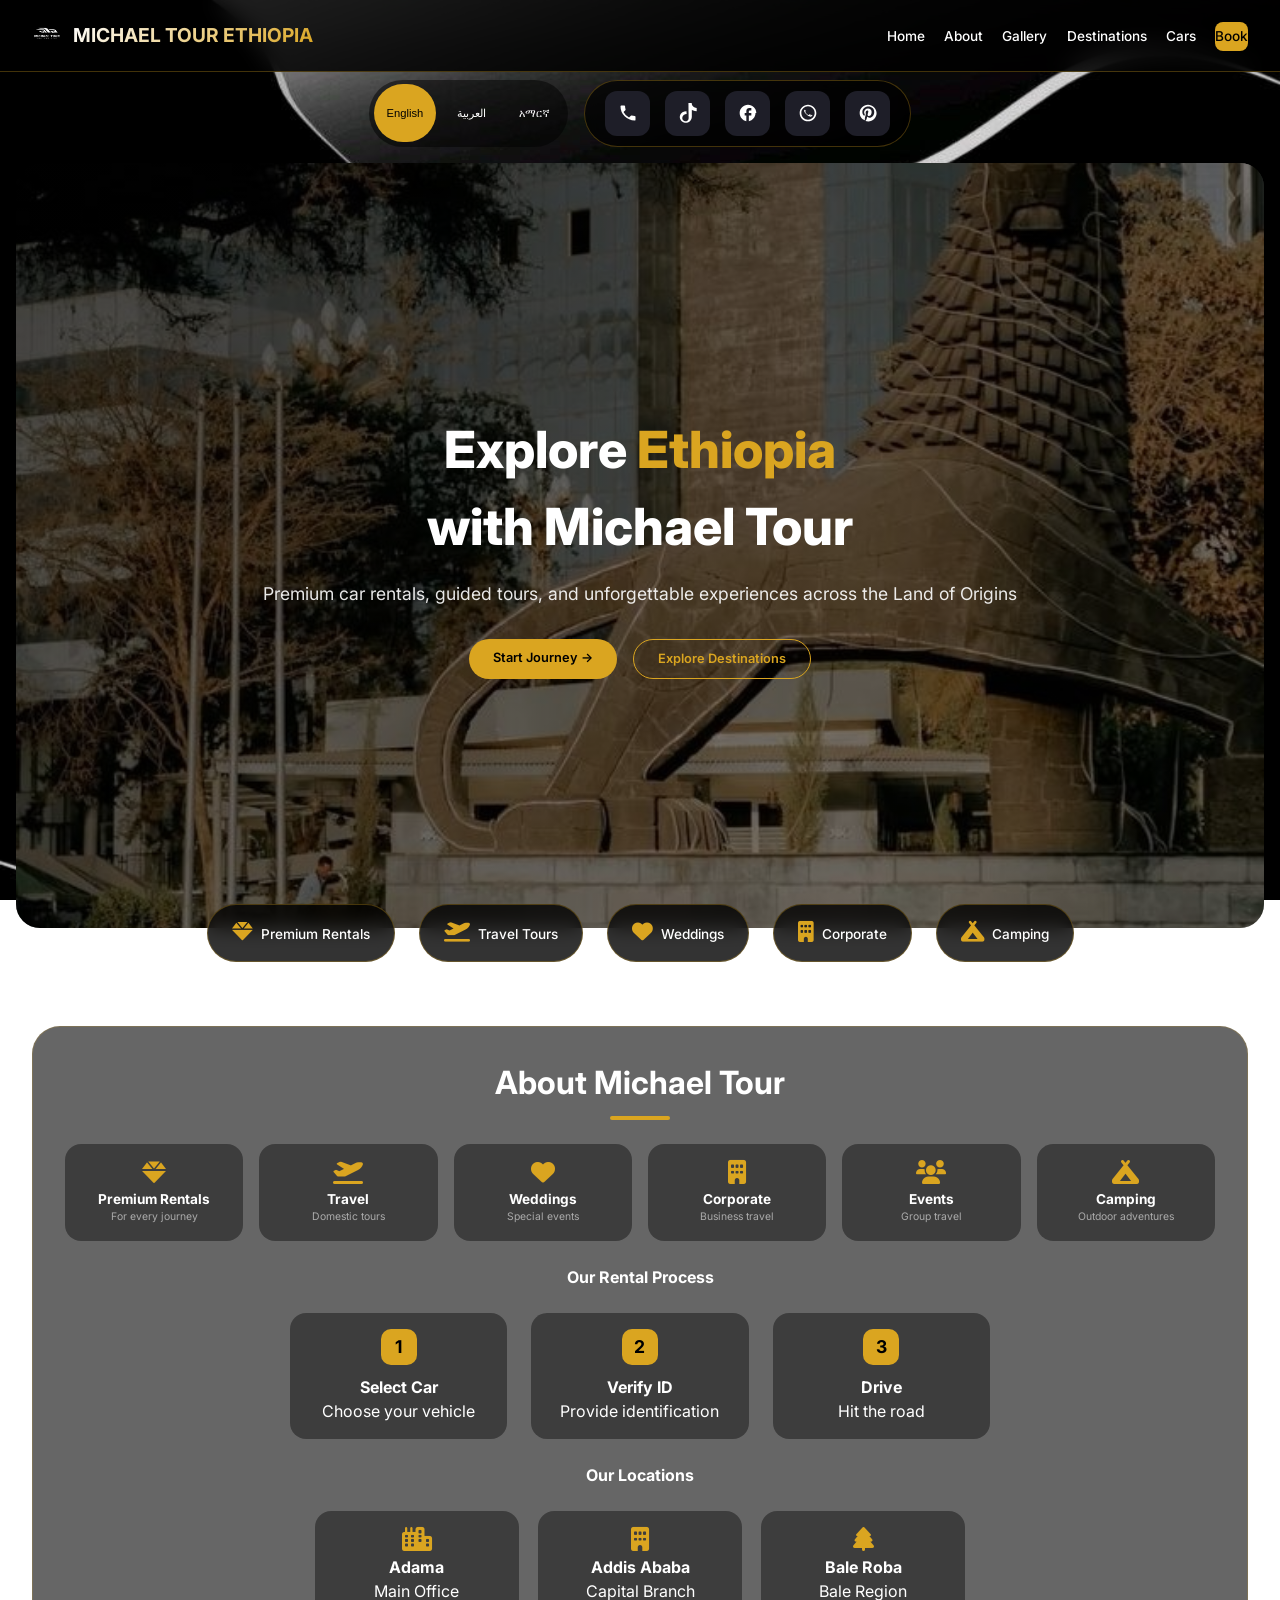
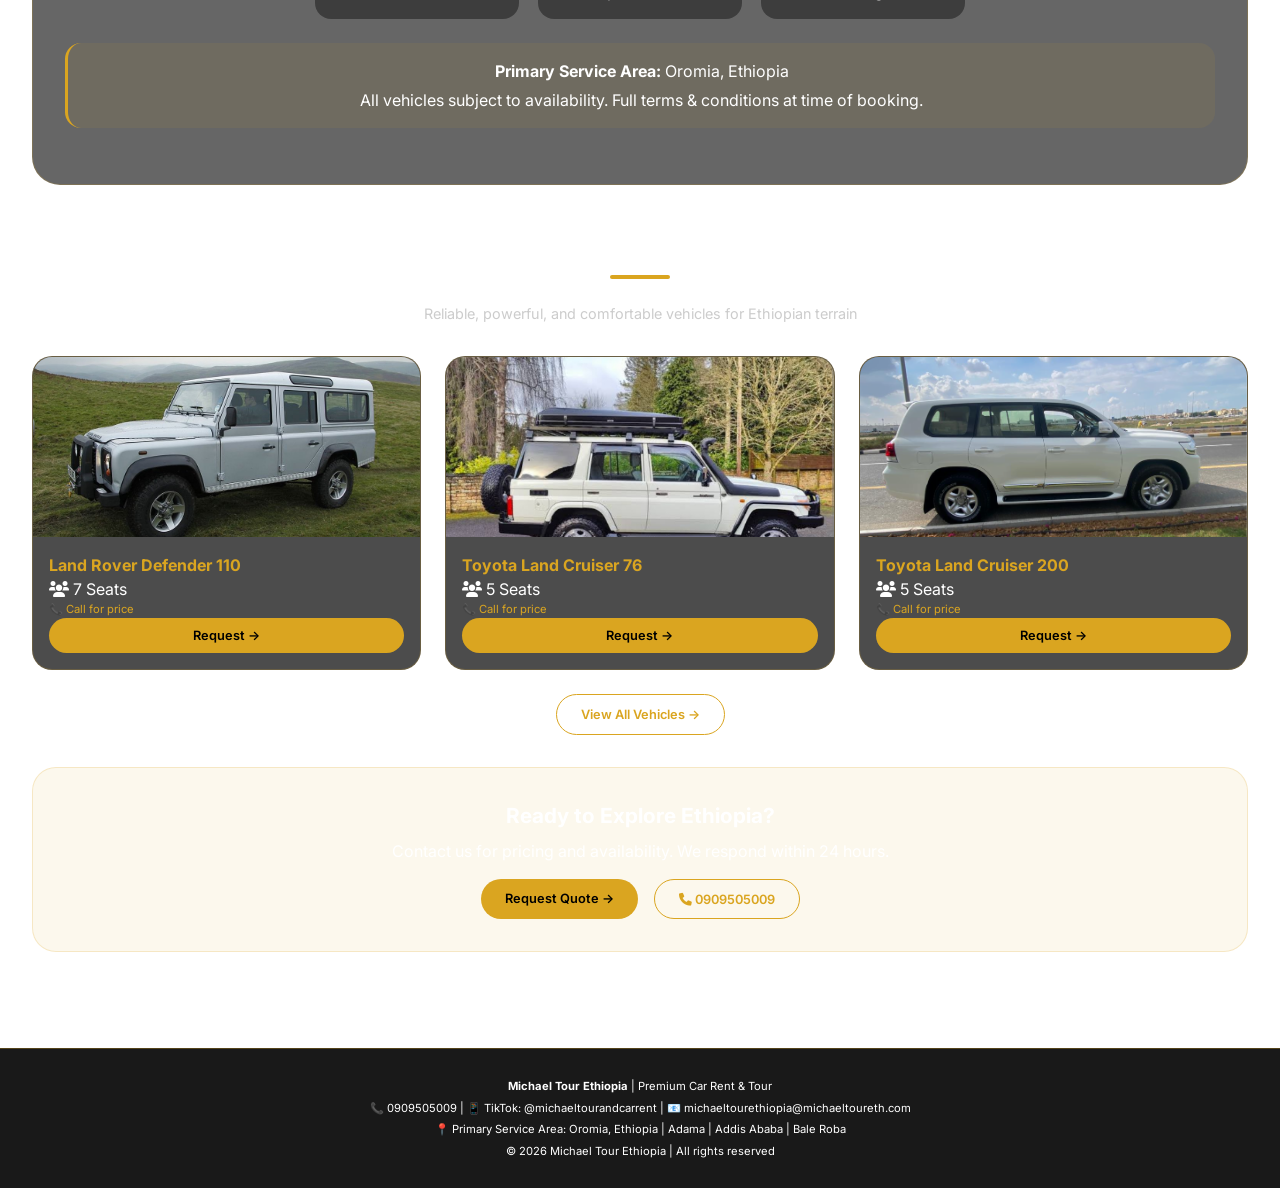
<file: index.html>
<!DOCTYPE html>
<html lang="en">
<head>
    <meta charset="UTF-8">
    <meta name="viewport" content="width=device-width, initial-scale=1.0, viewport-fit=cover">
    <title>Michael Tour Ethiopia | Premium Car Rent & Tour</title>
    
    <!-- SEO Meta Tags -->
    <meta name="description" content="Michael Tour Ethiopia - Premium car rentals and guided tours across Ethiopia. Explore Lalibela, Simien Mountains, Axum, and more. Book your Ethiopian adventure today.">
    <meta name="keywords" content="Ethiopia tours, car rental Ethiopia, Ethiopian travel, Lalibela, Simien Mountains, Axum, Omo Valley, Addis Ababa tour, Ethiopian car rental, tour guide Ethiopia">
    <meta name="author" content="Michael Tour Ethiopia">
    <meta name="robots" content="index, follow">
    <link rel="canonical" href="https://michaeltoureth.com">
    
    <!-- Open Graph Tags for social media -->
    <meta property="og:title" content="Michael Tour Ethiopia - Premium Car Rent & Tours">
    <meta property="og:description" content="Explore Ethiopia with premium car rentals and guided tours. Book your adventure today!">
    <meta property="og:url" content="https://michaeltoureth.com">
    <meta property="og:type" content="website">
    <meta property="og:image" content="https://michaeltoureth.com/images/logo.png">
    <meta property="og:site_name" content="Michael Tour Ethiopia">
    
    <!-- Twitter Card Tags -->
    <meta name="twitter:card" content="summary_large_image">
    <meta name="twitter:title" content="Michael Tour Ethiopia - Premium Car Rent & Tours">
    <meta name="twitter:description" content="Premium car rentals and guided tours in Ethiopia">
    <meta name="twitter:image" content="https://michaeltoureth.com/images/logo.png">
    
    <link href="https://fonts.googleapis.com/css2?family=Inter:opsz,wght@14..32,300;14..32,400;14..32,500;14..32,600;14..32,700;14..32,800&display=swap" rel="stylesheet">
    <link rel="stylesheet" href="https://cdnjs.cloudflare.com/ajax/libs/font-awesome/6.0.0-beta3/css/all.min.css">
    <style>
        * { margin: 0; padding: 0; box-sizing: border-box; }
        body {
            font-family: 'Inter', sans-serif;
            background: url('images/background.png') repeat center center fixed;
            background-size: cover;
            color: #ffffff;
            line-height: 1.5;
        }
        [dir="rtl"] { direction: rtl; text-align: right; }
        [dir="ltr"] { direction: ltr; text-align: left; }

        ::-webkit-scrollbar { width: 6px; }
        ::-webkit-scrollbar-track { background: #1a1a1a; }
        ::-webkit-scrollbar-thumb { background: #DAA520; border-radius: 3px; }

        nav {
            background: rgba(0, 0, 0, 0.85);
            backdrop-filter: blur(12px);
            position: sticky;
            top: 0;
            z-index: 1000;
            padding: 0.8rem 2rem;
            border-bottom: 1px solid rgba(218, 165, 32, 0.3);
        }
        .nav-container {
            max-width: 1400px;
            margin: 0 auto;
            display: flex;
            justify-content: space-between;
            align-items: center;
            flex-wrap: wrap;
            gap: 1rem;
        }
        .logo { display: flex; align-items: center; gap: 10px; }
        .logo img { height: 45px; width: auto; }
        .logo h1 { font-size: 1.2rem; font-weight: 700; background: linear-gradient(135deg, #ffffff, #DAA520); -webkit-background-clip: text; background-clip: text; color: transparent; }
        .nav-links { display: flex; gap: 1.2rem; list-style: none; flex-wrap: wrap; }
        .nav-links a { text-decoration: none; color: white; font-size: 0.85rem; font-weight: 500; padding: 0.4rem 0; transition: 0.3s; position: relative; }
        .nav-links a::after { content: ''; position: absolute; bottom: 0; left: 0; width: 0; height: 2px; background: #DAA520; transition: 0.3s; }
        .nav-links a:hover::after { width: 100%; }
        .nav-links a:hover { color: #DAA520; }
        .book-btn { background: #DAA520; color: black !important; padding: 0.5rem 1.2rem; border-radius: 8px; }
        .book-btn::after { display: none; }

        .lang-switcher {
            display: flex;
            gap: 0.5rem;
            background: rgba(0, 0, 0, 0.5);
            padding: 0.3rem;
            border-radius: 40px;
        }
        .lang-btn {
            background: transparent;
            border: none;
            color: white;
            padding: 0.3rem 0.8rem;
            border-radius: 30px;
            cursor: pointer;
            font-size: 0.7rem;
            font-weight: 500;
            transition: 0.3s;
        }
        .lang-btn.active { background: #DAA520; color: black; }
        .lang-btn:hover:not(.active) { background: rgba(218, 165, 32, 0.3); }

        .social-wrapper { display: flex; justify-content: center; margin: 0.5rem 1rem; flex-wrap: wrap; gap: 1rem; }
        .social-card {
            width: fit-content;
            background-color: rgba(0, 0, 0, 0.7);
            backdrop-filter: blur(8px);
            display: flex;
            align-items: center;
            justify-content: center;
            padding: 10px 20px;
            gap: 15px;
            border: 1px solid rgba(218, 165, 32, 0.3);
            border-radius: 50px;
        }
        .socialContainer {
            width: 45px;
            height: 45px;
            border-radius: 12px;
            background-color: rgb(30, 30, 40);
            display: flex;
            align-items: center;
            justify-content: center;
            transition-duration: 0.3s;
            cursor: pointer;
            text-decoration: none;
        }
        .containerPhone:hover { background-color: #34B7F1; }
        .containerTikTok:hover { background-color: #25f4ee; }
        .containerFacebook:hover { background-color: #1877f2; }
        .containerWhatsApp:hover { background-color: #25D366; }
        .containerPinterest:hover { background-color: #E60023; }
        .socialContainer:active { transform: scale(0.9); }
        .socialSvg { width: 20px; height: 20px; }
        .socialSvg path { fill: rgb(255, 255, 255); }
        .socialContainer:hover .socialSvg { animation: slide-in-top 0.3s both; }
        @keyframes slide-in-top { 0% { transform: translateY(-30px); opacity: 0; } 100% { transform: translateY(0); opacity: 1; } }

        .hero {
            position: relative;
            min-height: 85vh;
            display: flex;
            align-items: center;
            justify-content: center;
            text-align: center;
            margin: 1rem;
            border-radius: 24px;
            overflow: hidden;
        }
        .hero-background { position: absolute; top: 0; left: 0; width: 100%; height: 100%; z-index: -2; }
        .hero-background img { width: 100%; height: 100%; object-fit: cover; }
        .hero-overlay { position: absolute; top: 0; left: 0; width: 100%; height: 100%; background: linear-gradient(135deg, rgba(0,0,0,0.65) 0%, rgba(0,0,0,0.4) 100%); z-index: -1; }
        .hero-content { max-width: 900px; padding: 3rem 2rem; animation: fadeInUp 0.8s ease; }
        @keyframes fadeInUp { from { opacity: 0; transform: translateY(30px); } to { opacity: 1; transform: translateY(0); } }
        .hero h1 { font-size: 3.2rem; margin-bottom: 1rem; font-weight: 800; }
        .hero h1 span { color: #DAA520; }
        .hero p { font-size: 1.1rem; margin-bottom: 2rem; opacity: 0.9; }

        .features { display: flex; justify-content: center; gap: 1.5rem; flex-wrap: wrap; margin-top: -40px; position: relative; z-index: 10; padding: 0 2rem; }
        .feature-card { background: rgba(0, 0, 0, 0.8); backdrop-filter: blur(10px); padding: 1rem 1.5rem; border-radius: 60px; text-align: center; border: 1px solid rgba(218, 165, 32, 0.3); transition: all 0.3s; }
        .feature-card:hover { transform: translateY(-5px); border-color: #DAA520; background: rgba(218, 165, 32, 0.15); }
        .feature-card i { font-size: 1.3rem; color: #DAA520; margin-right: 8px; }
        .feature-card span { font-size: 0.85rem; font-weight: 500; }

        .container { max-width: 1400px; margin: 0 auto; padding: 2rem; }
        .section-title { font-size: 2rem; text-align: center; margin-bottom: 1.5rem; font-weight: 700; position: relative; }
        .section-title:after { content: ''; display: block; width: 60px; height: 4px; background: #DAA520; margin: 0.6rem auto 0; border-radius: 2px; }
        .section-subtitle { text-align: center; color: #ccc; margin-bottom: 2rem; font-size: 0.9rem; }

        .about-card { background: rgba(0, 0, 0, 0.6); backdrop-filter: blur(8px); border-radius: 28px; padding: 2rem; margin: 2rem 0; border: 1px solid rgba(218, 165, 32, 0.2); }
        .services-grid { display: grid; grid-template-columns: repeat(auto-fit, minmax(150px, 1fr)); gap: 1rem; margin: 1.5rem 0; }
        .service-item { text-align: center; padding: 1rem; background: rgba(0, 0, 0, 0.4); border-radius: 16px; transition: 0.3s; }
        .service-item:hover { background: rgba(218, 165, 32, 0.1); transform: translateY(-3px); }
        .service-item i { font-size: 1.5rem; color: #DAA520; margin-bottom: 0.3rem; }
        .service-item h4 { font-size: 0.85rem; }
        .service-item p { font-size: 0.65rem; color: #aaa; }

        .process-grid { display: grid; grid-template-columns: repeat(3, 1fr); gap: 1.5rem; max-width: 700px; margin: 1.5rem auto; }
        .process-step { text-align: center; padding: 1rem; background: rgba(0, 0, 0, 0.4); border-radius: 16px; }
        .step-number { width: 36px; height: 36px; background: #DAA520; color: black; display: flex; align-items: center; justify-content: center; font-size: 1.1rem; font-weight: bold; margin: 0 auto 0.6rem; border-radius: 10px; }

        .locations-grid { display: grid; grid-template-columns: repeat(3, 1fr); gap: 1.2rem; max-width: 650px; margin: 1.5rem auto; }
        .location-card { text-align: center; padding: 1rem; background: rgba(0, 0, 0, 0.4); border-radius: 16px; transition: 0.3s; }
        .location-card:hover { background: rgba(218, 165, 32, 0.1); }
        .location-card i { font-size: 1.5rem; color: #DAA520; margin-bottom: 0.3rem; }
        .info-box { background: rgba(218, 165, 32, 0.08); padding: 1rem; border-radius: 16px; text-align: center; border-left: 3px solid #DAA520; margin: 1.5rem 0; }

        .cars-grid { display: grid; grid-template-columns: repeat(auto-fit, minmax(300px, 1fr)); gap: 1.5rem; margin: 1.5rem 0; }
        .car-card { background: rgba(0, 0, 0, 0.7); backdrop-filter: blur(8px); border-radius: 20px; overflow: hidden; transition: 0.3s; border: 1px solid rgba(218, 165, 32, 0.2); }
        .car-card:hover { transform: translateY(-5px); border-color: #DAA520; }
        .car-image { width: 100%; height: 180px; background: #1a1a1a; display: flex; align-items: center; justify-content: center; overflow: hidden; }
        .car-image img { width: 100%; height: 100%; object-fit: cover; }
        .car-info { padding: 1rem; }
        .car-info h3 { font-size: 1rem; color: #DAA520; }

        .btn-gold, .btn-outline { display: inline-block; padding: 0.6rem 1.5rem; font-size: 0.8rem; font-weight: 600; text-decoration: none; border-radius: 40px; transition: 0.3s; cursor: pointer; text-align: center; }
        .btn-gold { background: #DAA520; color: black; border: none; }
        .btn-gold:hover { background: #FFD700; transform: translateY(-2px); }
        .btn-outline { background: transparent; color: #DAA520; border: 1px solid #DAA520; }
        .btn-outline:hover { background: #DAA520; color: black; }

        .cta-section { background: rgba(218, 165, 32, 0.08); border-radius: 24px; padding: 2rem; text-align: center; margin: 2rem 0; border: 1px solid rgba(218, 165, 32, 0.2); }
        .footer { background: rgba(0, 0, 0, 0.9); text-align: center; padding: 1.5rem; margin-top: 2rem; border-top: 1px solid rgba(218, 165, 32, 0.3); }
        .footer p { font-size: 0.7rem; margin: 0.3rem 0; }

        @media (max-width: 768px) {
            .nav-container { flex-direction: column; text-align: center; }
            .hero { margin: 0.5rem; border-radius: 20px; min-height: 60vh; }
            .hero h1 { font-size: 1.8rem; }
            .features { margin-top: -20px; gap: 0.8rem; }
            .feature-card { padding: 0.5rem 1rem; }
            .process-grid, .locations-grid { grid-template-columns: 1fr; }
            .cars-grid { grid-template-columns: 1fr; }
            .services-grid { grid-template-columns: repeat(2, 1fr); }
            .social-card { padding: 8px 15px; gap: 10px; }
            .socialContainer { width: 38px; height: 38px; }
        }
    </style>
</head>
<body>

<nav>
    <div class="nav-container">
        <div class="logo">
            <img src="images/logo.png" alt="Michael Tour Ethiopia Logo" onerror="this.style.display='none'">
            <h1>MICHAEL TOUR <span>ETHIOPIA</span></h1>
        </div>
        <ul class="nav-links">
            <li><a href="index.html" data-en="Home" data-ar="الرئيسية" data-am="ዋና ገጽ">Home</a></li>
            <li><a href="about.html" data-en="About" data-ar="عن" data-am="ስለ">About</a></li>
            <li><a href="gallery.html" data-en="Gallery" data-ar="معرض" data-am="ማዕከለ ስዕላት">Gallery</a></li>
            <li><a href="tours.html" data-en="Destinations" data-ar="وجهات" data-am="መዳረሻዎች">Destinations</a></li>
            <li><a href="cars.html" data-en="Cars" data-ar="سيارات" data-am="መኪናዎች">Cars</a></li>
            <li><a href="booking.html" class="book-btn" data-en="Book" data-ar="احجز" data-am="አሁን ይመዝገቡ">Book</a></li>
        </ul>
    </div>
</nav>

<div class="social-wrapper">
    <div class="lang-switcher">
        <button class="lang-btn active" data-lang="en">English</button>
        <button class="lang-btn" data-lang="ar">العربية</button>
        <button class="lang-btn" data-lang="am">አማርኛ</button>
    </div>
    <div class="social-card">
        <a href="tel:0909505009" class="socialContainer containerPhone"><svg class="socialSvg" viewBox="0 0 24 24" fill="none"><path d="M6.62 10.79a15.05 15.05 0 006.59 6.59l2.2-2.2a1 1 0 011.01-.24 11.36 11.36 0 003.58.57 1 1 0 011 .99V20a1 1 0 01-1 1A17 17 0 013 4a1 1 0 011-1h3.5a1 1 0 01.99 1 11.36 11.36 0 00.57 3.58 1 1 0 01-.24 1.01l-2.2 2.2z"/></svg></a>
        <a href="https://www.tiktok.com/@michaeltourandcarrent" target="_blank" class="socialContainer containerTikTok"><svg class="socialSvg" viewBox="0 0 24 24" fill="none"><path d="M12.525.02c1.31-.02 2.61-.01 3.91-.02.08 1.53.63 3.09 1.75 4.17 1.12 1.11 2.7 1.62 4.24 1.79v4.03c-1.44-.05-2.89-.35-4.2-.97-.57-.26-1.1-.59-1.62-.93-.01 2.92.01 5.84-.02 8.76-.08 1.4-.54 2.79-1.35 3.99-1.09 1.62-2.86 2.7-4.8 2.95-1.1.14-2.21.03-3.27-.32-1.68-.56-3.13-1.79-4.05-3.29-.91-1.48-1.18-3.17-.77-4.82.43-1.73 1.54-3.25 3.05-4.24 1.38-.91 3.05-1.4 4.75-1.36.08 1.14.15 2.28.23 3.41-1.26.09-2.54.52-3.52 1.33-.98.81-1.6 1.94-1.72 3.17-.09.96.18 1.94.76 2.73.58.79 1.47 1.36 2.45 1.55.86.16 1.75.03 2.53-.4.74-.41 1.31-1.06 1.6-1.82.32-.84.37-1.74.26-2.62-.05-1.8-.05-3.6-.05-5.4-.04 0-.04 0-.04 0z"/></svg></a>
        <a href="https://www.facebook.com/share/1CQZ8hjxj2/" target="_blank" class="socialContainer containerFacebook"><svg class="socialSvg" viewBox="0 0 24 24" fill="none"><path d="M22 12c0-5.52-4.48-10-10-10S2 6.48 2 12c0 4.84 3.44 8.87 8 9.8V15H8v-3h2V9.5C10 7.57 11.57 6 13.5 6H16v3h-2c-.55 0-1 .45-1 1v2h3v3h-3v6.8c4.56-.93 8-4.96 8-9.8z"/></svg></a>
        <a href="https://wa.me/251909505009" target="_blank" class="socialContainer containerWhatsApp"><svg class="socialSvg" viewBox="0 0 24 24" fill="none"><path d="M16.75 13.96c.25.13.41.2.46.3.06.11.04.61-.21 1.18-.24.56-.99.99-1.51 1.03-.52.04-1.13-.07-2.34-.56-1.2-.49-2.6-1.74-3.65-2.87-1.05-1.13-1.9-2.47-2.08-3.23-.18-.76.05-1.15.17-1.32.13-.17.37-.36.47-.44.13-.1.26-.1.36-.02.1.08.67.9.89 1.21.07.11.11.23.04.37-.07.14-.14.25-.21.34-.07.09-.16.19-.23.29-.09.12-.19.26-.09.49.1.22.48.97.97 1.55.67.81 1.44 1.42 2.11 1.8.48.27.84.34.98.37.1.02.23-.02.31-.13.08-.11.45-.66.53-.86.08-.2.16-.15.27-.09.11.07.66.35.91.49.19.11.27.13.32.2.06.07.06.3-.03.74-.09.44-.47.78-.73.86-.26.08-.49.1-.49.1z M12 2C6.48 2 2 6.48 2 12s4.48 10 10 10 10-4.48 10-10S17.52 2 12 2zm0 18c-4.41 0-8-3.59-8-8s3.59-8 8-8 8 3.59 8 8-3.59 8-8 8z"/></svg></a>
        <a href="https://pin.it/69FvUYRRa" target="_blank" class="socialContainer containerPinterest"><svg class="socialSvg" viewBox="0 0 24 24" fill="none" xmlns="http://www.w3.org/2000/svg"><path d="M12 2C6.48 2 2 6.48 2 12c0 4.04 2.65 7.48 6.29 8.7-.09-.74-.17-1.88.04-2.69.18-.72 1.2-5.09 1.2-5.09s-.31-.62-.31-1.54c0-1.44.84-2.52 1.88-2.52.89 0 1.32.67 1.32 1.47 0 .9-.57 2.24-.87 3.48-.25 1.04.52 1.89 1.55 1.89 1.86 0 3.29-1.96 3.29-4.79 0-2.5-1.8-4.25-4.36-4.25-2.97 0-4.71 2.23-4.71 4.53 0 .9.35 1.86.78 2.38.09.1.1.2.07.31-.08.34-.27 1.09-.31 1.24-.05.19-.16.24-.37.14-1.39-.65-2.26-2.68-2.26-4.31 0-3.51 2.55-6.73 7.36-6.73 3.87 0 6.88 2.76 6.88 6.44 0 3.85-2.43 6.95-5.8 6.95-1.13 0-2.2-.59-2.56-1.28 0 0-.56 2.13-.69 2.65-.25.96-.93 1.93-1.5 2.58 1.09.34 2.23.52 3.39.52 5.52 0 10-4.48 10-10S17.52 2 12 2z"/></svg></a>
    </div>
</div>

<section class="hero">
    <div class="hero-background"><img src="images/hero-bg.jpg" alt="Ethiopia Beautiful Landscape" onerror="this.src='https://i.ibb.co/8LPWH3D7/image.jpg'"></div>
    <div class="hero-overlay"></div>
    <div class="hero-content">
        <h1 data-en="Explore <span>Ethiopia</span><br>with Michael Tour" data-ar="استكشف <span>إثيوبيا</span><br>مع مايكل تور" data-am="ኢትዮጵያን <span>ያስሱ</span><br>ከማይክል ቱር ጋር">Explore <span>Ethiopia</span><br>with Michael Tour</h1>
        <p data-en="Premium car rentals, guided tours, and unforgettable experiences across the Land of Origins" data-ar="تأجير سيارات فاخرة، جولات إرشادية، وتجارب لا تُنسى في جميع أنحاء أرض الأصول" data-am="የላቀ የመኪና ኪራይ፣ የሚመራ ጉብኝቶች እና የማይረሱ ልምዶች በመነሻ ምድር ሁሉ">Premium car rentals, guided tours, and unforgettable experiences across the Land of Origins</p>
        <div style="display: flex; gap: 1rem; justify-content: center; flex-wrap: wrap;">
            <a href="booking.html" class="btn-gold" data-en="Start Journey →" data-ar="ابدأ الرحلة ←" data-am="ጉዞ ጀምር →">Start Journey →</a>
            <a href="tours.html" class="btn-outline" data-en="Explore Destinations" data-ar="استكشف الوجهات" data-am="መዳረሻዎችን ያስሱ">Explore Destinations</a>
        </div>
    </div>
</section>

<div class="features">
    <div class="feature-card"><i class="fas fa-gem"></i><span data-en="Premium Rentals" data-ar="تأجير فاخر" data-am="ላቀ ኪራይ">Premium Rentals</span></div>
    <div class="feature-card"><i class="fas fa-plane-departure"></i><span data-en="Travel Tours" data-ar="جولات سياحية" data-am="የጉዞ ጉብኝቶች">Travel Tours</span></div>
    <div class="feature-card"><i class="fas fa-heart"></i><span data-en="Weddings" data-ar="حفلات الزفاف" data-am="ሰርግ">Weddings</span></div>
    <div class="feature-card"><i class="fas fa-building"></i><span data-en="Corporate" data-ar="الشركات" data-am="የኮርፖሬት">Corporate</span></div>
    <div class="feature-card"><i class="fas fa-campground"></i><span data-en="Camping" data-ar="تخييم" data-am="ካምፕ">Camping</span></div>
</div>

<div class="container">
    <div class="about-card">
        <h2 class="section-title" data-en="About Michael Tour" data-ar="عن مايكل تور" data-am="ስለ ማይክል ቱር">About Michael Tour</h2>
        <div class="services-grid">
            <div class="service-item"><i class="fas fa-gem"></i><h4 data-en="Premium Rentals" data-ar="تأجير فاخر" data-am="ላቀ ኪራይ">Premium Rentals</h4><p data-en="For every journey" data-ar="لكل رحلة" data-am="ለእያንዳንዱ ጉዞ">For every journey</p></div>
            <div class="service-item"><i class="fas fa-plane-departure"></i><h4 data-en="Travel" data-ar="السفر" data-am="ጉዞ">Travel</h4><p data-en="Domestic tours" data-ar="جولات محلية" data-am="የሀገር ውስጥ ጉብኝቶች">Domestic tours</p></div>
            <div class="service-item"><i class="fas fa-heart"></i><h4 data-en="Weddings" data-ar="حفلات الزفاف" data-am="ሰርግ">Weddings</h4><p data-en="Special events" data-ar="مناسبات خاصة" data-am="ልዩ ዝግጅቶች">Special events</p></div>
            <div class="service-item"><i class="fas fa-building"></i><h4 data-en="Corporate" data-ar="الشركات" data-am="የኮርፖሬት">Corporate</h4><p data-en="Business travel" data-ar="السفر للأعمال" data-am="የንግድ ጉዞ">Business travel</p></div>
            <div class="service-item"><i class="fas fa-users"></i><h4 data-en="Events" data-ar="الفعاليات" data-am="ዝግጅቶች">Events</h4><p data-en="Group travel" data-ar="السفر الجماعي" data-am="የቡድን ጉዞ">Group travel</p></div>
            <div class="service-item"><i class="fas fa-campground"></i><h4 data-en="Camping" data-ar="تخييم" data-am="ካምፕ">Camping</h4><p data-en="Outdoor adventures" data-ar="مغامرات في الهواء الطلق" data-am="የውጪ ማስደሰቻ">Outdoor adventures</p></div>
        </div>
        
        <h3 style="text-align: center; margin: 1rem 0; font-size: 1rem;" data-en="Our Rental Process" data-ar="عملية التأجير لدينا" data-am="የኪራይ ሂደታችን">Our Rental Process</h3>
        <div class="process-grid">
            <div class="process-step"><div class="step-number">1</div><h4 data-en="Select Car" data-ar="اختر السيارة" data-am="መኪና ምረጥ">Select Car</h4><p data-en="Choose your vehicle" data-ar="اختر سيارتك" data-am="መኪናህን ምረጥ">Choose your vehicle</p></div>
            <div class="process-step"><div class="step-number">2</div><h4 data-en="Verify ID" data-ar="تحقق من الهوية" data-am="መታወቂያ አረጋግጥ">Verify ID</h4><p data-en="Provide identification" data-ar="قدم هويتك" data-am="መታወቂያ አቅርብ">Provide identification</p></div>
            <div class="process-step"><div class="step-number">3</div><h4 data-en="Drive" data-ar="قم بالقيادة" data-am="ንዳ">Drive</h4><p data-en="Hit the road" data-ar="انطلق على الطريق" data-am="መንገድ ተቆጣጠር">Hit the road</p></div>
        </div>
        
        <h3 style="text-align: center; margin: 1rem 0; font-size: 1rem;" data-en="Our Locations" data-ar="مواقعنا" data-am="ቦታዎቻችን">Our Locations</h3>
        <div class="locations-grid">
            <div class="location-card"><i class="fas fa-city"></i><h4>Adama</h4><p data-en="Main Office" data-ar="المكتب الرئيسي" data-am="ዋና ቢሮ">Main Office</p></div>
            <div class="location-card"><i class="fas fa-building"></i><h4>Addis Ababa</h4><p data-en="Capital Branch" data-ar="فرع العاصمة" data-am="ዋና ከተማ ቅርንጫፍ">Capital Branch</p></div>
            <div class="location-card"><i class="fas fa-tree"></i><h4>Bale Roba</h4><p data-en="Bale Region" data-ar="منطقة بالي" data-am="ባሌ ክልል">Bale Region</p></div>
        </div>
        
        <div class="info-box">
            <p><strong data-en="Primary Service Area:" data-ar="منطقة الخدمة الرئيسية:" data-am="ዋና አገልግሎት አካባቢ:">Primary Service Area:</strong> <span data-en="Oromia, Ethiopia" data-ar="أوروميا، إثيوبيا" data-am="ኦሮሚያ፣ ኢትዮጵያ">Oromia, Ethiopia</span></p>
            <p style="margin-top: 0.3rem;" data-en="All vehicles subject to availability. Full terms & conditions at time of booking." data-ar="جميع المركبات حسب التوفر. الشروط والأحكام الكاملة في وقت الحجز." data-am="ሁሉም ተሽከርካሪዎች እንደአቅርቦት ናቸው። ሙሉ ውሎች እና ቅድመ ሁኔታዎች በቀጠሮ ጊዜ።">All vehicles subject to availability. Full terms & conditions at time of booking.</p>
        </div>
    </div>
    
    <h2 class="section-title" data-en="Our Premium Fleet" data-ar="أسطولنا المتميز" data-am="የእኛ ፕሪሚየም መርከቦች">Our Premium Fleet</h2>
    <p class="section-subtitle" data-en="Reliable, powerful, and comfortable vehicles for Ethiopian terrain" data-ar="مركبات موثوقة وقوية ومريحة للتضاريس الإثيوبية" data-am="ለኢትዮጵያ መሬት አስተማማኝ፣ ኃይለኛ እና ምቹ ተሽከርካሪዎች">Reliable, powerful, and comfortable vehicles for Ethiopian terrain</p>
    <div class="cars-grid" id="featuredCars"></div>
    <div style="text-align: center; margin: 1rem 0;">
        <a href="cars.html" class="btn-outline" data-en="View All Vehicles →" data-ar="عرض جميع المركبات ←" data-am="ሁሉንም ተሽከርካሪዎች ይመልከቱ →">View All Vehicles →</a>
    </div>
    
    <div class="cta-section">
        <h2 style="font-size: 1.3rem;" data-en="Ready to Explore Ethiopia?" data-ar="هل أنت مستعد لاستكشاف إثيوبيا؟" data-am="ኢትዮጵያን ለማሰስ ዝግጁ ነዎት?">Ready to Explore Ethiopia?</h2>
        <p style="margin: 0.5rem 0;" data-en="Contact us for pricing and availability. We respond within 24 hours." data-ar="اتصل بنا لمعرفة الأسعار والتوفر. نرد خلال 24 ساعة." data-am="ለዋጋ እና አቅርቦት ያግኙን። በ24 ሰአት ውስጥ ምላሽ እንሰጣለን።">Contact us for pricing and availability. We respond within 24 hours.</p>
        <div style="display: flex; gap: 1rem; justify-content: center; flex-wrap: wrap; margin-top: 1rem;">
            <a href="booking.html" class="btn-gold" data-en="Request Quote →" data-ar="طلب عرض سعر ←" data-am="የዋጋ ጥያቄ ያስገቡ →">Request Quote →</a>
            <a href="tel:0909505009" class="btn-outline"><i class="fas fa-phone"></i> 0909505009</a>
        </div>
    </div>
</div>

<footer class="footer">
    <p><strong>Michael Tour Ethiopia</strong> | <span data-en="Premium Car Rent & Tour" data-ar="تأجير سيارات فاخر وجولات" data-am="ፕሪሚየም የመኪና ኪራይ እና ጉብኝት">Premium Car Rent & Tour</span></p>
    <p>📞 0909505009 | 📱 TikTok: @michaeltourandcarrent | 📧 michaeltourethiopia@michaeltoureth.com</p>
    <p>📍 <span data-en="Primary Service Area: Oromia, Ethiopia | Adama | Addis Ababa | Bale Roba" data-ar="منطقة الخدمة الرئيسية: أوروميا، إثيوبيا | أداما | أديس أبابا | بالي روبا" data-am="ዋና አገልግሎት አካባቢ: ኦሮሚያ፣ ኢትዮጵያ | አዳማ | አዲስ አበባ | ባሌ ሮባ">Primary Service Area: Oromia, Ethiopia | Adama | Addis Ababa | Bale Roba</span></p>
    <p>© 2026 Michael Tour Ethiopia | <span data-en="All rights reserved" data-ar="جميع الحقوق محفوظة" data-am="መብቱ በህግ የተጠበቀ ነው">All rights reserved</span></p>
</footer>

<script>
    const featuredCars = [
        { name: "Land Rover Defender 110", seats: "7 Seats", image: "images/cars/landroverdefender110.png" },
        { name: "Toyota Land Cruiser 76", seats: "5 Seats", image: "images/cars/toyotalc76.png" },
        { name: "Toyota Land Cruiser 200", seats: "5 Seats", image: "images/cars/toyotalc200series.png" }
    ];

    function loadFeaturedCars() {
        const container = document.getElementById('featuredCars');
        if (!container) return;
        
        let html = '';
        for (let i = 0; i < featuredCars.length; i++) {
            const car = featuredCars[i];
            html += `
                <div class="car-card">
                    <div class="car-image">
                        <img src="${car.image}" alt="${car.name}">
                    </div>
                    <div class="car-info">
                        <h3>${car.name}</h3>
                        <p><i class="fas fa-users"></i> ${car.seats}</p>
                        <p style="color: #DAA520; font-size: 0.7rem;">📞 <span data-en="Call for price" data-ar="اتصل لمعرفة السعر" data-am="ዋጋ ለማወቅ ይደውሉ">Call for price</span></p>
                        <a href="booking.html" class="btn-gold" style="width:100%;display:block;padding:0.5rem;"><span data-en="Request →" data-ar="طلب ←" data-am="ጥያቄ አስገባ →">Request →</span></a>
                    </div>
                </div>
            `;
        }
        container.innerHTML = html;
    }
    
    // Fix for images that fail to load
    document.addEventListener('DOMContentLoaded', function() {
        const images = document.querySelectorAll('.car-image img');
        images.forEach(img => {
            img.onerror = function() {
                this.parentElement.innerHTML = '<i class="fas fa-car" style="font-size: 2rem; color: #DAA520;"></i>';
            };
        });
    });
    
    loadFeaturedCars();

    let currentLang = 'en';

    function updateLanguage(lang) {
        document.querySelectorAll('[data-en]').forEach(el => {
            if (el.tagName === 'INPUT' || el.tagName === 'TEXTAREA' || el.tagName === 'IMG') return;
            const text = el.getAttribute(`data-${lang}`);
            if (text) {
                if (el.tagName === 'H1' && lang === 'en') el.innerHTML = text;
                else if (el.tagName === 'H1' && lang === 'ar') el.innerHTML = text;
                else if (el.tagName === 'H1' && lang === 'am') el.innerHTML = text;
                else el.textContent = text;
            }
        });
        
        document.querySelectorAll('.nav-links a').forEach(link => {
            const arText = link.getAttribute('data-ar');
            const amText = link.getAttribute('data-am');
            const enText = link.getAttribute('data-en');
            if (lang === 'ar' && arText) link.textContent = arText;
            else if (lang === 'am' && amText) link.textContent = amText;
            else if (enText) link.textContent = enText;
        });
        
        if (lang === 'ar') document.body.setAttribute('dir', 'rtl');
        else document.body.setAttribute('dir', 'ltr');
    }

    document.querySelectorAll('.lang-btn').forEach(btn => {
        btn.addEventListener('click', () => {
            document.querySelectorAll('.lang-btn').forEach(b => b.classList.remove('active'));
            btn.classList.add('active');
            currentLang = btn.getAttribute('data-lang');
            updateLanguage(currentLang);
        });
    });
</script>
</body>
</html>
</file>
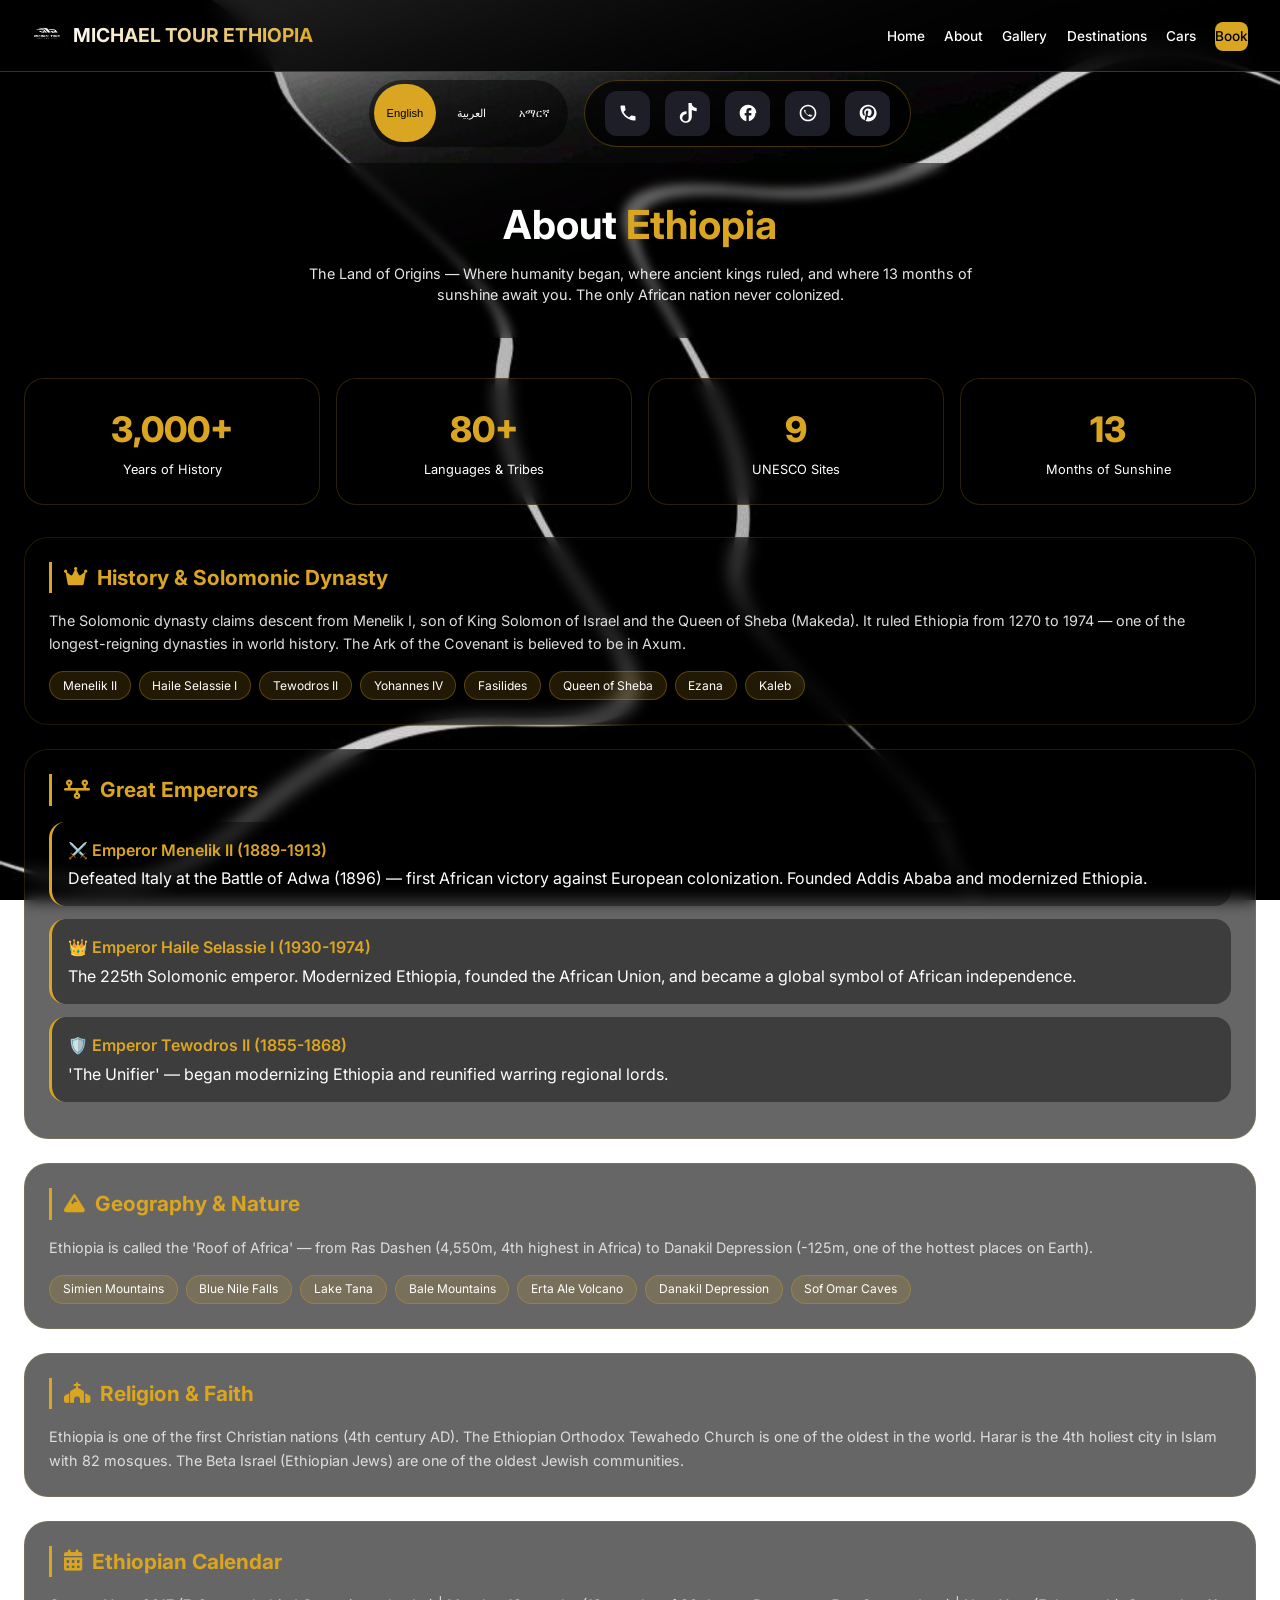
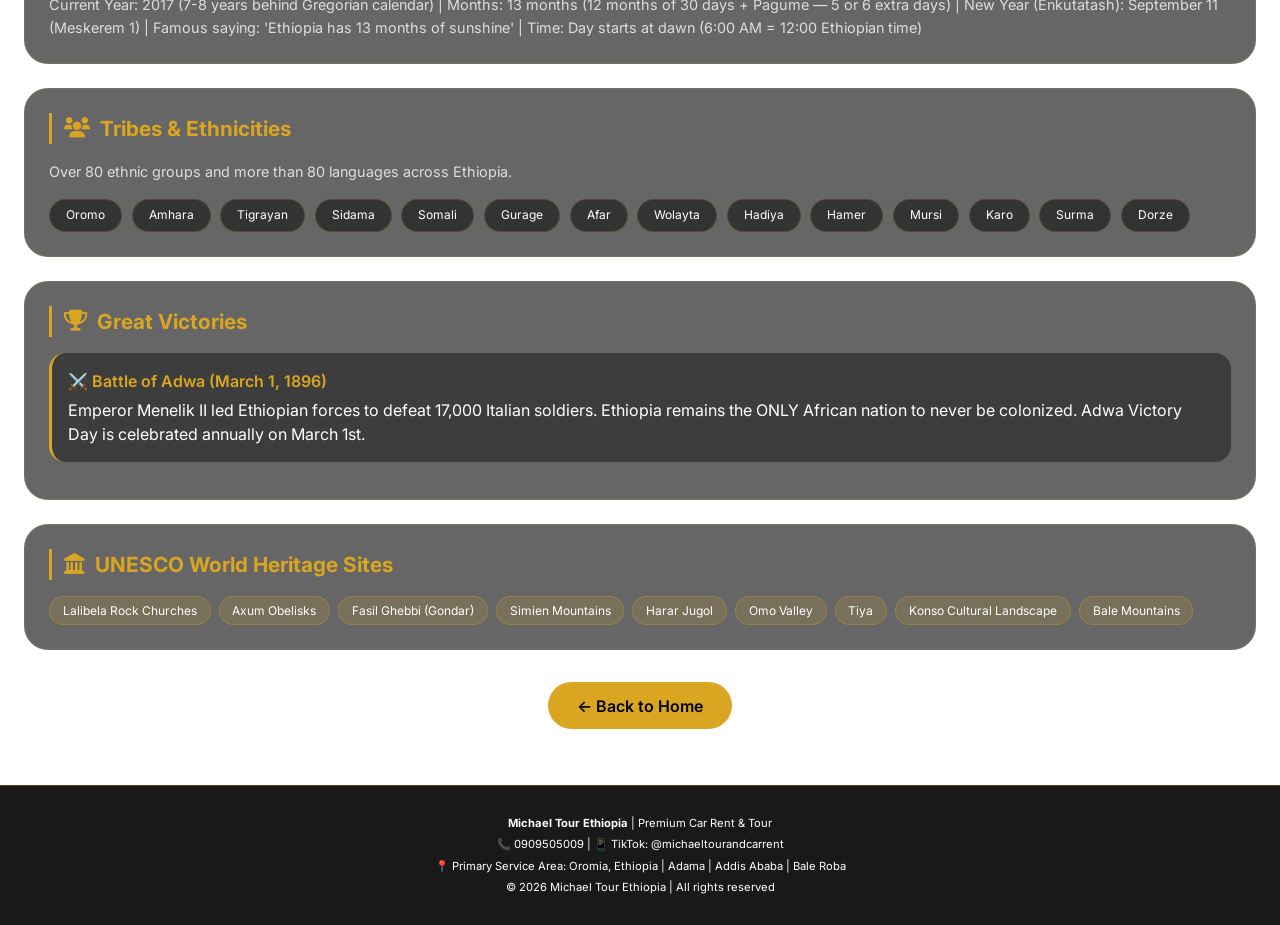
<file: about.html>
<!DOCTYPE html>
<html lang="en">
<head>
    <meta charset="UTF-8">
    <meta name="viewport" content="width=device-width, initial-scale=1.0, viewport-fit=cover">
    <title>About Ethiopia | Michael Tour Ethiopia</title>
    <link href="https://fonts.googleapis.com/css2?family=Inter:opsz,wght@14..32,300;14..32,400;14..32,500;14..32,600;14..32,700;14..32,800&display=swap" rel="stylesheet">
    <link rel="stylesheet" href="https://cdnjs.cloudflare.com/ajax/libs/font-awesome/6.0.0-beta3/css/all.min.css">
    <style>
        * { margin: 0; padding: 0; box-sizing: border-box; }
        body {
            font-family: 'Inter', sans-serif;
            background: url('images/background.png') repeat center center fixed;
            background-size: cover;
            color: #ffffff;
            line-height: 1.5;
        }
        [dir="rtl"] { direction: rtl; text-align: right; }
        [dir="ltr"] { direction: ltr; text-align: left; }

        ::-webkit-scrollbar { width: 6px; }
        ::-webkit-scrollbar-track { background: #1a1a1a; }
        ::-webkit-scrollbar-thumb { background: #DAA520; border-radius: 3px; }

        nav {
            background: rgba(0, 0, 0, 0.85);
            backdrop-filter: blur(12px);
            position: sticky;
            top: 0;
            z-index: 1000;
            padding: 0.8rem 2rem;
            border-bottom: 1px solid rgba(218, 165, 32, 0.3);
        }
        .nav-container {
            max-width: 1400px;
            margin: 0 auto;
            display: flex;
            justify-content: space-between;
            align-items: center;
            flex-wrap: wrap;
            gap: 1rem;
        }
        .logo { display: flex; align-items: center; gap: 10px; }
        .logo img { height: 45px; width: auto; }
        .logo h1 { font-size: 1.2rem; font-weight: 700; background: linear-gradient(135deg, #ffffff, #DAA520); -webkit-background-clip: text; background-clip: text; color: transparent; }
        .nav-links { display: flex; gap: 1.2rem; list-style: none; flex-wrap: wrap; }
        .nav-links a { text-decoration: none; color: white; font-size: 0.85rem; font-weight: 500; padding: 0.4rem 0; transition: 0.3s; position: relative; }
        .nav-links a::after { content: ''; position: absolute; bottom: 0; left: 0; width: 0; height: 2px; background: #DAA520; transition: 0.3s; }
        .nav-links a:hover::after { width: 100%; }
        .nav-links a:hover { color: #DAA520; }
        .book-btn { background: #DAA520; color: black !important; padding: 0.5rem 1.2rem; border-radius: 8px; }
        .book-btn::after { display: none; }

        .lang-switcher {
            display: flex;
            gap: 0.5rem;
            background: rgba(0, 0, 0, 0.5);
            padding: 0.3rem;
            border-radius: 40px;
        }
        .lang-btn {
            background: transparent;
            border: none;
            color: white;
            padding: 0.3rem 0.8rem;
            border-radius: 30px;
            cursor: pointer;
            font-size: 0.7rem;
            font-weight: 500;
            transition: 0.3s;
        }
        .lang-btn.active { background: #DAA520; color: black; }
        .lang-btn:hover:not(.active) { background: rgba(218, 165, 32, 0.3); }

        .social-wrapper { display: flex; justify-content: center; margin: 0.5rem 1rem; flex-wrap: wrap; gap: 1rem; }
        .social-card {
            width: fit-content;
            background-color: rgba(0, 0, 0, 0.7);
            backdrop-filter: blur(8px);
            display: flex;
            align-items: center;
            justify-content: center;
            padding: 10px 20px;
            gap: 15px;
            border: 1px solid rgba(218, 165, 32, 0.3);
            border-radius: 50px;
        }
        .socialContainer {
            width: 45px;
            height: 45px;
            border-radius: 12px;
            background-color: rgb(30, 30, 40);
            display: flex;
            align-items: center;
            justify-content: center;
            transition-duration: 0.3s;
            cursor: pointer;
            text-decoration: none;
        }
        .containerPhone:hover { background-color: #34B7F1; }
        .containerTikTok:hover { background-color: #25f4ee; }
        .containerFacebook:hover { background-color: #1877f2; }
        .containerWhatsApp:hover { background-color: #25D366; }
        .containerPinterest:hover { background-color: #E60023; }
        .socialContainer:active { transform: scale(0.9); }
        .socialSvg { width: 20px; height: 20px; }
        .socialSvg path { fill: rgb(255, 255, 255); }
        .socialContainer:hover .socialSvg { animation: slide-in-top 0.3s both; }
        @keyframes slide-in-top { 0% { transform: translateY(-30px); opacity: 0; } 100% { transform: translateY(0); opacity: 1; } }

        .page-header { text-align: center; padding: 2rem 1rem; background: rgba(0, 0, 0, 0.5); margin: 1rem; border-radius: 24px; backdrop-filter: blur(5px); }
        .page-header h1 { font-size: 2.5rem; margin-bottom: 0.5rem; }
        .page-header h1 span { color: #DAA520; }
        .page-header p { font-size: 0.9rem; opacity: 0.9; max-width: 700px; margin: 0 auto; }

        .container { max-width: 1400px; margin: 0 auto; padding: 1.5rem; }
        .stats-grid { display: grid; grid-template-columns: repeat(4, 1fr); gap: 1rem; margin-bottom: 2rem; }
        .stat-card { background: rgba(0, 0, 0, 0.6); backdrop-filter: blur(8px); text-align: center; padding: 1.5rem; border-radius: 20px; border: 1px solid rgba(218, 165, 32, 0.2); transition: 0.3s; }
        .stat-card:hover { border-color: #DAA520; transform: translateY(-3px); }
        .stat-number { font-size: 2.2rem; font-weight: 800; color: #DAA520; }
        .stat-label { font-size: 0.8rem; margin-top: 0.3rem; }

        .info-section { background: rgba(0, 0, 0, 0.6); backdrop-filter: blur(8px); border-radius: 24px; padding: 1.5rem; margin-bottom: 1.5rem; border: 1px solid rgba(218, 165, 32, 0.15); transition: 0.3s; }
        .info-section:hover { border-color: rgba(218, 165, 32, 0.4); }
        .section-title { font-size: 1.3rem; margin-bottom: 1rem; display: flex; align-items: center; gap: 10px; color: #DAA520; border-left: 3px solid #DAA520; padding-left: 12px; }
        .section-content p { font-size: 0.9rem; line-height: 1.6; color: #ddd; }
        .tag-list { display: flex; flex-wrap: wrap; gap: 0.5rem; margin-top: 1rem; }
        .tag { background: rgba(218, 165, 32, 0.15); padding: 0.3rem 0.8rem; border-radius: 20px; font-size: 0.75rem; border: 1px solid rgba(218, 165, 32, 0.3); }
        .timeline-item { background: rgba(0, 0, 0, 0.4); padding: 1rem; border-radius: 16px; margin-bottom: 0.8rem; border-left: 3px solid #DAA520; }
        .timeline-title { color: #DAA520; font-weight: 600; margin-bottom: 0.3rem; }
        .tribes-grid { display: flex; flex-wrap: wrap; gap: 0.6rem; margin-top: 1rem; }
        .tribe-tag { background: rgba(0, 0, 0, 0.5); padding: 0.4rem 1rem; border-radius: 30px; font-size: 0.75rem; border: 1px solid rgba(218, 165, 32, 0.2); }
        .back-home { text-align: center; margin-top: 2rem; }
        .btn-gold { display: inline-block; background: #DAA520; color: black; padding: 0.7rem 1.8rem; border-radius: 40px; text-decoration: none; font-weight: 600; transition: 0.3s; }
        .btn-gold:hover { background: #FFD700; transform: translateY(-2px); }
        .footer { background: rgba(0, 0, 0, 0.9); text-align: center; padding: 1.5rem; margin-top: 2rem; border-top: 1px solid rgba(218, 165, 32, 0.3); }
        .footer p { font-size: 0.7rem; margin: 0.3rem 0; }

        @media (max-width: 768px) {
            .nav-container { flex-direction: column; text-align: center; }
            .stats-grid { grid-template-columns: repeat(2, 1fr); gap: 0.8rem; }
            .page-header h1 { font-size: 1.8rem; }
            .container { padding: 1rem; }
            .social-card { padding: 8px 15px; gap: 10px; }
            .socialContainer { width: 38px; height: 38px; }
        }
    </style>
</head>
<body>

<nav>
    <div class="nav-container">
        <div class="logo">
            <img src="images/logo.png" alt="Logo" onerror="this.style.display='none'">
            <h1>MICHAEL TOUR <span>ETHIOPIA</span></h1>
        </div>
        <ul class="nav-links">
            <li><a href="index.html" data-en="Home" data-ar="الرئيسية" data-am="ዋና ገጽ">Home</a></li>
            <li><a href="about.html" data-en="About" data-ar="عن" data-am="ስለ">About</a></li>
            <li><a href="gallery.html" data-en="Gallery" data-ar="معرض" data-am="ማዕከለ ስዕላት">Gallery</a></li>
            <li><a href="tours.html" data-en="Destinations" data-ar="وجهات" data-am="መዳረሻዎች">Destinations</a></li>
            <li><a href="cars.html" data-en="Cars" data-ar="سيارات" data-am="መኪናዎች">Cars</a></li>
            <li><a href="booking.html" class="book-btn" data-en="Book" data-ar="احجز" data-am="አሁን ይመዝገቡ">Book</a></li>
        </ul>
    </div>
</nav>

<div class="social-wrapper">
    <div class="lang-switcher">
        <button class="lang-btn active" data-lang="en">English</button>
        <button class="lang-btn" data-lang="ar">العربية</button>
        <button class="lang-btn" data-lang="am">አማርኛ</button>
    </div>
    <div class="social-card">
        <a href="tel:0909505009" class="socialContainer containerPhone"><svg class="socialSvg" viewBox="0 0 24 24" fill="none"><path d="M6.62 10.79a15.05 15.05 0 006.59 6.59l2.2-2.2a1 1 0 011.01-.24 11.36 11.36 0 003.58.57 1 1 0 011 .99V20a1 1 0 01-1 1A17 17 0 013 4a1 1 0 011-1h3.5a1 1 0 01.99 1 11.36 11.36 0 00.57 3.58 1 1 0 01-.24 1.01l-2.2 2.2z"/></svg></a>
        <a href="https://www.tiktok.com/@michaeltourandcarrent" target="_blank" class="socialContainer containerTikTok"><svg class="socialSvg" viewBox="0 0 24 24" fill="none"><path d="M12.525.02c1.31-.02 2.61-.01 3.91-.02.08 1.53.63 3.09 1.75 4.17 1.12 1.11 2.7 1.62 4.24 1.79v4.03c-1.44-.05-2.89-.35-4.2-.97-.57-.26-1.1-.59-1.62-.93-.01 2.92.01 5.84-.02 8.76-.08 1.4-.54 2.79-1.35 3.99-1.09 1.62-2.86 2.7-4.8 2.95-1.1.14-2.21.03-3.27-.32-1.68-.56-3.13-1.79-4.05-3.29-.91-1.48-1.18-3.17-.77-4.82.43-1.73 1.54-3.25 3.05-4.24 1.38-.91 3.05-1.4 4.75-1.36.08 1.14.15 2.28.23 3.41-1.26.09-2.54.52-3.52 1.33-.98.81-1.6 1.94-1.72 3.17-.09.96.18 1.94.76 2.73.58.79 1.47 1.36 2.45 1.55.86.16 1.75.03 2.53-.4.74-.41 1.31-1.06 1.6-1.82.32-.84.37-1.74.26-2.62-.05-1.8-.05-3.6-.05-5.4-.04 0-.04 0-.04 0z"/></svg></a>
        <a href="https://www.facebook.com/share/1CQZ8hjxj2/" target="_blank" class="socialContainer containerFacebook"><svg class="socialSvg" viewBox="0 0 24 24" fill="none"><path d="M22 12c0-5.52-4.48-10-10-10S2 6.48 2 12c0 4.84 3.44 8.87 8 9.8V15H8v-3h2V9.5C10 7.57 11.57 6 13.5 6H16v3h-2c-.55 0-1 .45-1 1v2h3v3h-3v6.8c4.56-.93 8-4.96 8-9.8z"/></svg></a>
        <a href="https://wa.me/251909505009" target="_blank" class="socialContainer containerWhatsApp"><svg class="socialSvg" viewBox="0 0 24 24" fill="none"><path d="M16.75 13.96c.25.13.41.2.46.3.06.11.04.61-.21 1.18-.24.56-.99.99-1.51 1.03-.52.04-1.13-.07-2.34-.56-1.2-.49-2.6-1.74-3.65-2.87-1.05-1.13-1.9-2.47-2.08-3.23-.18-.76.05-1.15.17-1.32.13-.17.37-.36.47-.44.13-.1.26-.1.36-.02.1.08.67.9.89 1.21.07.11.11.23.04.37-.07.14-.14.25-.21.34-.07.09-.16.19-.23.29-.09.12-.19.26-.09.49.1.22.48.97.97 1.55.67.81 1.44 1.42 2.11 1.8.48.27.84.34.98.37.1.02.23-.02.31-.13.08-.11.45-.66.53-.86.08-.2.16-.15.27-.09.11.07.66.35.91.49.19.11.27.13.32.2.06.07.06.3-.03.74-.09.44-.47.78-.73.86-.26.08-.49.1-.49.1z M12 2C6.48 2 2 6.48 2 12s4.48 10 10 10 10-4.48 10-10S17.52 2 12 2zm0 18c-4.41 0-8-3.59-8-8s3.59-8 8-8 8 3.59 8 8-3.59 8-8 8z"/></svg></a>
        <a href="https://pin.it/69FvUYRRa" target="_blank" class="socialContainer containerPinterest"><svg class="socialSvg" viewBox="0 0 24 24" fill="none" xmlns="http://www.w3.org/2000/svg"><path d="M12 2C6.48 2 2 6.48 2 12c0 4.04 2.65 7.48 6.29 8.7-.09-.74-.17-1.88.04-2.69.18-.72 1.2-5.09 1.2-5.09s-.31-.62-.31-1.54c0-1.44.84-2.52 1.88-2.52.89 0 1.32.67 1.32 1.47 0 .9-.57 2.24-.87 3.48-.25 1.04.52 1.89 1.55 1.89 1.86 0 3.29-1.96 3.29-4.79 0-2.5-1.8-4.25-4.36-4.25-2.97 0-4.71 2.23-4.71 4.53 0 .9.35 1.86.78 2.38.09.1.1.2.07.31-.08.34-.27 1.09-.31 1.24-.05.19-.16.24-.37.14-1.39-.65-2.26-2.68-2.26-4.31 0-3.51 2.55-6.73 7.36-6.73 3.87 0 6.88 2.76 6.88 6.44 0 3.85-2.43 6.95-5.8 6.95-1.13 0-2.2-.59-2.56-1.28 0 0-.56 2.13-.69 2.65-.25.96-.93 1.93-1.5 2.58 1.09.34 2.23.52 3.39.52 5.52 0 10-4.48 10-10S17.52 2 12 2z"/></svg></a>
    </div>
</div>

<div class="page-header">
    <h1 id="pageTitle">About <span>Ethiopia</span></h1>
    <p id="pageSubtitle">The Land of Origins — Where humanity began, where ancient kings ruled, and where 13 months of sunshine await you. The only African nation never colonized.</p>
</div>

<div class="container">
    <!-- Quick Stats -->
    <div class="stats-grid">
        <div class="stat-card"><div class="stat-number">3,000+</div><div class="stat-label" data-en="Years of History" data-ar="سنوات من التاريخ" data-am="የታሪክ ዓመታት">Years of History</div></div>
        <div class="stat-card"><div class="stat-number">80+</div><div class="stat-label" data-en="Languages & Tribes" data-ar="اللغات والقبائل" data-am="ቋንቋዎች እና ጎሳዎች">Languages & Tribes</div></div>
        <div class="stat-card"><div class="stat-number">9</div><div class="stat-label" data-en="UNESCO Sites" data-ar="مواقع اليونسكو" data-am="የዩኔስኮ ጣቢያዎች">UNESCO Sites</div></div>
        <div class="stat-card"><div class="stat-number">13</div><div class="stat-label" data-en="Months of Sunshine" data-ar="شهرًا من أشعة الشمس" data-am="የፀሀይ ወራት">Months of Sunshine</div></div>
    </div>

    <!-- History Section -->
    <div class="info-section">
        <h3 class="section-title"><i class="fas fa-crown"></i> <span data-en="History & Solomonic Dynasty" data-ar="التاريخ والسلالة السليمانية" data-am="ታሪክ እና ሰሎሞናዊ ሥርወ መንግሥት">History & Solomonic Dynasty</span></h3>
        <div class="section-content">
            <p data-en="The Solomonic dynasty claims descent from Menelik I, son of King Solomon of Israel and the Queen of Sheba (Makeda). It ruled Ethiopia from 1270 to 1974 — one of the longest-reigning dynasties in world history. The Ark of the Covenant is believed to be in Axum." data-ar="تزعم السلالة السليمانية أنها تنحدر من منليك الأول، ابن الملك سليمان ملك إسرائيل وملكة سبأ (ماكيدا). حكمت إثيوبيا من 1270 إلى 1974 - واحدة من أطول السلالات حكمًا في تاريخ العالم. يُعتقد أن تابوت العهد موجود في أكسوم." data-am="የሰሎሞናዊው ሥርወ መንግሥት ከንጉሥ ሰሎሞን የእስራኤል ልጅ እና ከንግሥተ ሳባ (ማኬዳ) ከምኒልክ ቀዳማዊ የመጣ ነው ይላል። ከ1270 እስከ 1974 ድረስ ኢትዮጵያን ገዛች — በዓለም ታሪክ ውስጥ በጣም ረዥም ጊዜ ከነገሡ ሥርወ መንግሥታት አንዱ። የቃል ኪዳን ታቦት በአክሱም እንደሚገኝ ይታመናል።">The Solomonic dynasty claims descent from Menelik I, son of King Solomon of Israel and the Queen of Sheba (Makeda). It ruled Ethiopia from 1270 to 1974 — one of the longest-reigning dynasties in world history. The Ark of the Covenant is believed to be in Axum.</p>
            <div class="tag-list">
                <span class="tag">Menelik II</span><span class="tag">Haile Selassie I</span><span class="tag">Tewodros II</span>
                <span class="tag">Yohannes IV</span><span class="tag">Fasilides</span><span class="tag">Queen of Sheba</span>
                <span class="tag">Ezana</span><span class="tag">Kaleb</span>
            </div>
        </div>
    </div>

    <!-- Great Emperors -->
    <div class="info-section">
        <h3 class="section-title"><i class="fas fa-timeline"></i> <span data-en="Great Emperors" data-ar="الأباطرة العظماء" data-am="ታላላቅ ንጉሠ ነገሥት">Great Emperors</span></h3>
        <div class="timeline-item">
            <div class="timeline-title"><span data-en="⚔️ Emperor Menelik II (1889-1913)" data-ar="⚔️ الإمبراطور منليك الثاني (1889-1913)" data-am="⚔️ ንጉሠ ነገሥት ምኒልክ ቀዳማዊ (1889-1913)">⚔️ Emperor Menelik II (1889-1913)</span></div>
            <p data-en="Defeated Italy at the Battle of Adwa (1896) — first African victory against European colonization. Founded Addis Ababa and modernized Ethiopia." data-ar="هزم إيطاليا في معركة عدوة (1896) - أول انتصار أفريقي ضد الاستعمار الأوروبي. أسس أديس أبابا وحدث إثيوبيا." data-am="ጣሊያንን በዓድዋ ጦርነት (1896) አሸነፈ — በአውሮፓ ቅኝ ግዛት ላይ የመጀመሪያው የአፍሪካ ድል። አዲስ አበባን መሠረተ እና ኢትዮጵያን ዘመናዊ አደረገ።">Defeated Italy at the Battle of Adwa (1896) — first African victory against European colonization. Founded Addis Ababa and modernized Ethiopia.</p>
        </div>
        <div class="timeline-item">
            <div class="timeline-title"><span data-en="👑 Emperor Haile Selassie I (1930-1974)" data-ar="👑 الإمبراطور هيلا سيلاسي الأول (1930-1974)" data-am="👑 ንጉሠ ነገሥት ቀዳማዊ ኃይለ ሥላሴ (1930-1974)">👑 Emperor Haile Selassie I (1930-1974)</span></div>
            <p data-en="The 225th Solomonic emperor. Modernized Ethiopia, founded the African Union, and became a global symbol of African independence." data-ar="الإمبراطور السليماني رقم 225. قام بتحديث إثيوبيا، وأسس الاتحاد الأفريقي، وأصبح رمزًا عالميًا للاستقلال الأفريقي." data-am="225ኛው የሰሎሞናዊ ንጉሠ ነገሥት። ኢትዮጵያን ዘመናዊ አደረገ፣ የአፍሪካ ህብረትን መሠረተ፣ እና የአፍሪካ ነጻነት ዓለም አቀፍ ምልክት ሆነ።">The 225th Solomonic emperor. Modernized Ethiopia, founded the African Union, and became a global symbol of African independence.</p>
        </div>
        <div class="timeline-item">
            <div class="timeline-title"><span data-en="🛡️ Emperor Tewodros II (1855-1868)" data-ar="🛡️ الإمبراطور تيودروس الثاني (1855-1868)" data-am="🛡️ ንጉሠ ነገሥት ቴወድሮስ ቀዳማዊ (1855-1868)">🛡️ Emperor Tewodros II (1855-1868)</span></div>
            <p data-en="'The Unifier' — began modernizing Ethiopia and reunified warring regional lords." data-ar="'الموحد' - بدأ في تحديث إثيوبيا وأعاد توحيد أمراء المناطق المتحاربين." data-am="'አንዳነት' — ኢትዮጵያን ማዘመን ጀመረ እና ተዋጊ የክልል ገዢዎችን አንድ አደረገ።">'The Unifier' — began modernizing Ethiopia and reunified warring regional lords.</p>
        </div>
    </div>

    <!-- Geography Section -->
    <div class="info-section">
        <h3 class="section-title"><i class="fas fa-mountain"></i> <span data-en="Geography & Nature" data-ar="الجغرافيا والطبيعة" data-am="ጂኦግራፊ እና ተፈጥሮ">Geography & Nature</span></h3>
        <div class="section-content">
            <p data-en="Ethiopia is called the 'Roof of Africa' — from Ras Dashen (4,550m, 4th highest in Africa) to Danakil Depression (-125m, one of the hottest places on Earth)." data-ar="تُسمى إثيوبيا 'سقف أفريقيا' - من رأس داشن (4,550 مترًا، رابع أعلى قمة في أفريقيا) إلى منخفض داناكيل (-125 مترًا، أحد أكثر الأماكن سخونة على وجه الأرض)." data-am="ኢትዮጵያ 'የአፍሪካ ጣሪያ' ትባላለች — ከራስ ዳሸን (4,550ሜ፣ በአፍሪካ 4ኛ ከፍታ) እስከ ዳናኪል ዲፕሬሽን (-125ሜ፣ በምድር ላይ በጣም ሞቃታማ ቦታዎች አንዱ)።">Ethiopia is called the 'Roof of Africa' — from Ras Dashen (4,550m, 4th highest in Africa) to Danakil Depression (-125m, one of the hottest places on Earth).</p>
            <div class="tag-list">
                <span class="tag">Simien Mountains</span><span class="tag">Blue Nile Falls</span><span class="tag">Lake Tana</span>
                <span class="tag">Bale Mountains</span><span class="tag">Erta Ale Volcano</span><span class="tag">Danakil Depression</span>
                <span class="tag">Sof Omar Caves</span>
            </div>
        </div>
    </div>

    <!-- Religion Section -->
    <div class="info-section">
        <h3 class="section-title"><i class="fas fa-church"></i> <span data-en="Religion & Faith" data-ar="الدين والإيمان" data-am="ሃይማኖት እና እምነት">Religion & Faith</span></h3>
        <div class="section-content">
            <p data-en="Ethiopia is one of the first Christian nations (4th century AD). The Ethiopian Orthodox Tewahedo Church is one of the oldest in the world. Harar is the 4th holiest city in Islam with 82 mosques. The Beta Israel (Ethiopian Jews) are one of the oldest Jewish communities." data-ar="إثيوبيا هي واحدة من أولى الدول المسيحية (القرن الرابع الميلادي). تعتبر الكنيسة الأرثوذكسية التوحيدية الإثيوبية من أقدم الكنائس في العالم. هرر هي رابع أقدس مدينة في الإسلام وتضم 82 مسجدًا. بيتا إسرائيل (اليهود الإثيوبيون) هي واحدة من أقدم المجتمعات اليهودية." data-am="ኢትዮጵያ ከመጀመሪያዎቹ ክርስቲያን አገሮች አንዷ ናት (4ኛው ክፍለ ዘመን ዓ.ም)። የኢትዮጵያ ኦርቶዶክስ ተዋሕዶ ቤተ ክርስቲያን በዓለም ላይ ካሉት ጥንታዊ ቤተክርስቲያናት አንዷ ናት። ሐረር በእስልምና 4ኛዋ ቅድስት ከተማ ናት 82 መስጊዶች አሉት። ቤታ እስራኤል (ኢትዮጵያውያን አይሁዶች) ከጥንታዊ አይሁድ ማህበረሰቦች አንዱ ነው።">Ethiopia is one of the first Christian nations (4th century AD). The Ethiopian Orthodox Tewahedo Church is one of the oldest in the world. Harar is the 4th holiest city in Islam with 82 mosques. The Beta Israel (Ethiopian Jews) are one of the oldest Jewish communities.</p>
        </div>
    </div>

    <!-- Calendar Section -->
    <div class="info-section">
        <h3 class="section-title"><i class="fas fa-calendar-alt"></i> <span data-en="Ethiopian Calendar" data-ar="التقويم الإثيوبي" data-am="የኢትዮጵያ ዘመን አቆጣጠር">Ethiopian Calendar</span></h3>
        <div class="section-content">
            <p data-en="Current Year: 2017 (7-8 years behind Gregorian calendar) | Months: 13 months (12 months of 30 days + Pagume — 5 or 6 extra days) | New Year (Enkutatash): September 11 (Meskerem 1) | Famous saying: 'Ethiopia has 13 months of sunshine' | Time: Day starts at dawn (6:00 AM = 12:00 Ethiopian time)" data-ar="العام الحالي: 2017 (متأخر بـ7-8 سنوات عن التقويم الميلادي) | الأشهر: 13 شهرًا (12 شهرًا من 30 يومًا + باجومي - 5 أو 6 أيام إضافية) | رأس السنة (إنكوتاتاش): 11 سبتمبر (مسكريم 1) | القول الشهير: 'إثيوبيا لديها 13 شهرًا من أشعة الشمس' | الوقت: يبدأ اليوم عند الفجر (6:00 صباحًا = 12:00 بتوقيت إثيوبيا)" data-am="የአሁኑ ዓመት: 2017 (ከጎርጎርያን ቀን መቁጠሪያ በስተጀርባ 7-8 ዓመታት) | ወራት: 13 ወራት (12 ወራት 30 ቀን + ጳጉሜ — 5 ወይም 6 ተጨማሪ ቀናት) | አዲስ ዓመት (እንቁጣጣሽ): መስከረም 1 | ታዋቂ አባባል: 'ኢትዮጵያ 13 ወር የፀሐይ ብርሃን አላት' | ሰዓት: ቀን ጎህ ሲቀድ ይጀምራል (ከሰዓት 12 ማለት ከማለዳ 6 ሰዓት ማለት ነው)">Current Year: 2017 (7-8 years behind Gregorian calendar) | Months: 13 months (12 months of 30 days + Pagume — 5 or 6 extra days) | New Year (Enkutatash): September 11 (Meskerem 1) | Famous saying: 'Ethiopia has 13 months of sunshine' | Time: Day starts at dawn (6:00 AM = 12:00 Ethiopian time)</p>
        </div>
    </div>

    <!-- Tribes Section -->
    <div class="info-section">
        <h3 class="section-title"><i class="fas fa-users"></i> <span data-en="Tribes & Ethnicities" data-ar="القبائل والعرقيات" data-am="ጎሳዎች እና ብሄረሰቦች">Tribes & Ethnicities</span></h3>
        <div class="section-content">
            <p data-en="Over 80 ethnic groups and more than 80 languages across Ethiopia." data-ar="أكثر من 80 مجموعة عرقية وأكثر من 80 لغة في جميع أنحاء إثيوبيا." data-am="በኢትዮጵያ ውስጥ ከ80 በላይ ብሄረሰቦች እና ከ80 በላይ ቋንቋዎች።">Over 80 ethnic groups and more than 80 languages across Ethiopia.</p>
            <div class="tribes-grid">
                <span class="tribe-tag">Oromo</span><span class="tribe-tag">Amhara</span><span class="tribe-tag">Tigrayan</span>
                <span class="tribe-tag">Sidama</span><span class="tribe-tag">Somali</span><span class="tribe-tag">Gurage</span>
                <span class="tribe-tag">Afar</span><span class="tribe-tag">Wolayta</span><span class="tribe-tag">Hadiya</span>
                <span class="tribe-tag">Hamer</span><span class="tribe-tag">Mursi</span><span class="tribe-tag">Karo</span>
                <span class="tribe-tag">Surma</span><span class="tribe-tag">Dorze</span>
            </div>
        </div>
    </div>

    <!-- Victories Section -->
    <div class="info-section">
        <h3 class="section-title"><i class="fas fa-trophy"></i> <span data-en="Great Victories" data-ar="الانتصارات العظيمة" data-am="ታላላቅ ድሎች">Great Victories</span></h3>
        <div class="timeline-item">
            <div class="timeline-title"><span data-en="⚔️ Battle of Adwa (March 1, 1896)" data-ar="⚔️ معركة عدوة (1 مارس 1896)" data-am="⚔️ የዓድዋ ጦርነት (መጋቢት 1, 1896)">⚔️ Battle of Adwa (March 1, 1896)</span></div>
            <p data-en="Emperor Menelik II led Ethiopian forces to defeat 17,000 Italian soldiers. Ethiopia remains the ONLY African nation to never be colonized. Adwa Victory Day is celebrated annually on March 1st." data-ar="قاد الإمبراطور منليك الثاني القوات الإثيوبية لهزيمة 17,000 جندي إيطالي. تظل إثيوبيا الدولة الأفريقية الوحيدة التي لم تستعمر قط. يتم الاحتفال بيوم انتصار عدوة سنويًا في 1 مارس." data-am="ንጉሠ ነገሥት ምኒልክ ቀዳማዊ የኢትዮጵያን ጦር በመምራት 17,000 ጣሊያን ወታደሮችን አሸነፈ። ኢትዮጵያ ቅኝ ግዛት ያልነበረባት ብቸኛዋ የአፍሪካ ሀገር ሆና ትኖራለች። የዓድዋ ድል ቀን በየዓመቱ መጋቢት 1 ይከበራል።">Emperor Menelik II led Ethiopian forces to defeat 17,000 Italian soldiers. Ethiopia remains the ONLY African nation to never be colonized. Adwa Victory Day is celebrated annually on March 1st.</p>
        </div>
    </div>

    <!-- UNESCO Places Section -->
    <div class="info-section">
        <h3 class="section-title"><i class="fas fa-landmark"></i> <span data-en="UNESCO World Heritage Sites" data-ar="مواقع التراث العالمي لليونسكو" data-am="የዩኔስኮ ዓለም ቅርስ ቦታዎች">UNESCO World Heritage Sites</span></h3>
        <div class="tag-list">
            <span class="tag">Lalibela Rock Churches</span><span class="tag">Axum Obelisks</span><span class="tag">Fasil Ghebbi (Gondar)</span>
            <span class="tag">Simien Mountains</span><span class="tag">Harar Jugol</span><span class="tag">Omo Valley</span>
            <span class="tag">Tiya</span><span class="tag">Konso Cultural Landscape</span><span class="tag">Bale Mountains</span>
        </div>
    </div>

    <!-- Back to Home -->
    <div class="back-home">
        <a href="index.html" class="btn-gold" data-en="← Back to Home" data-ar="← العودة إلى الرئيسية" data-am="← ወደ መነሻ ተመለስ">← Back to Home</a>
    </div>
</div>

<footer class="footer">
    <p><strong>Michael Tour Ethiopia</strong> | <span id="footerText" data-en="Premium Car Rent & Tour" data-ar="تأجير سيارات فاخر وجولات" data-am="ፕሪሚየም የመኪና ኪራይ እና ጉብኝት">Premium Car Rent & Tour</span></p>
    <p>📞 0909505009 | 📱 TikTok: @michaeltourandcarrent</p>
    <p>📍 <span id="locationText" data-en="Primary Service Area: Oromia, Ethiopia | Adama | Addis Ababa | Bale Roba" data-ar="منطقة الخدمة الرئيسية: أوروميا، إثيوبيا | أداما | أديس أبابا | بالي روبا" data-am="ዋና አገልግሎት አካባቢ: ኦሮሚያ፣ ኢትዮጵያ | አዳማ | አዲስ አበባ | ባሌ ሮባ">Primary Service Area: Oromia, Ethiopia | Adama | Addis Ababa | Bale Roba</span></p>
    <p>© 2026 Michael Tour Ethiopia | <span id="rightsText" data-en="All rights reserved" data-ar="جميع الحقوق محفوظة" data-am="መብቱ በህግ የተጠበቀ ነው">All rights reserved</span></p>
</footer>

<script>
    let currentLang = 'en';

    function updateLanguage(lang) {
        // Update all translatable elements
        document.querySelectorAll('[data-en]').forEach(el => {
            const text = el.getAttribute(`data-${lang}`);
            if (text && el.tagName !== 'INPUT' && el.tagName !== 'TEXTAREA') {
                if (el.classList.contains('stat-label') || el.classList.contains('section-title')) {
                    // For elements that contain HTML spans
                    if (lang === 'en') el.innerHTML = text;
                    else el.textContent = text;
                } else {
                    el.textContent = text;
                }
            }
        });
        
        // Update navigation links
        document.querySelectorAll('.nav-links a').forEach(link => {
            const arText = link.getAttribute('data-ar');
            const amText = link.getAttribute('data-am');
            const enText = link.getAttribute('data-en');
            if (lang === 'ar' && arText) link.textContent = arText;
            else if (lang === 'am' && amText) link.textContent = amText;
            else if (enText) link.textContent = enText;
        });
        
        // Update footer text
        document.getElementById('footerText').innerHTML = document.getElementById('footerText').getAttribute(`data-${lang}`);
        document.getElementById('locationText').innerHTML = document.getElementById('locationText').getAttribute(`data-${lang}`);
        document.getElementById('rightsText').innerHTML = document.getElementById('rightsText').getAttribute(`data-${lang}`);
        
        // Update page header
        document.querySelector('.page-header h1').innerHTML = lang === 'en' ? 'About <span>Ethiopia</span>' : 
                                                              lang === 'ar' ? 'عن <span>إثيوبيا</span>' : 
                                                              'ስለ <span>ኢትዮጵያ</span>';
        
        // RTL for Arabic
        if (lang === 'ar') document.body.setAttribute('dir', 'rtl');
        else document.body.setAttribute('dir', 'ltr');
    }

    document.querySelectorAll('.lang-btn').forEach(btn => {
        btn.addEventListener('click', () => {
            document.querySelectorAll('.lang-btn').forEach(b => b.classList.remove('active'));
            btn.classList.add('active');
            updateLanguage(btn.getAttribute('data-lang'));
        });
    });

    // Initial language setup
    updateLanguage('en');
</script>
</body>
</html>
</file>
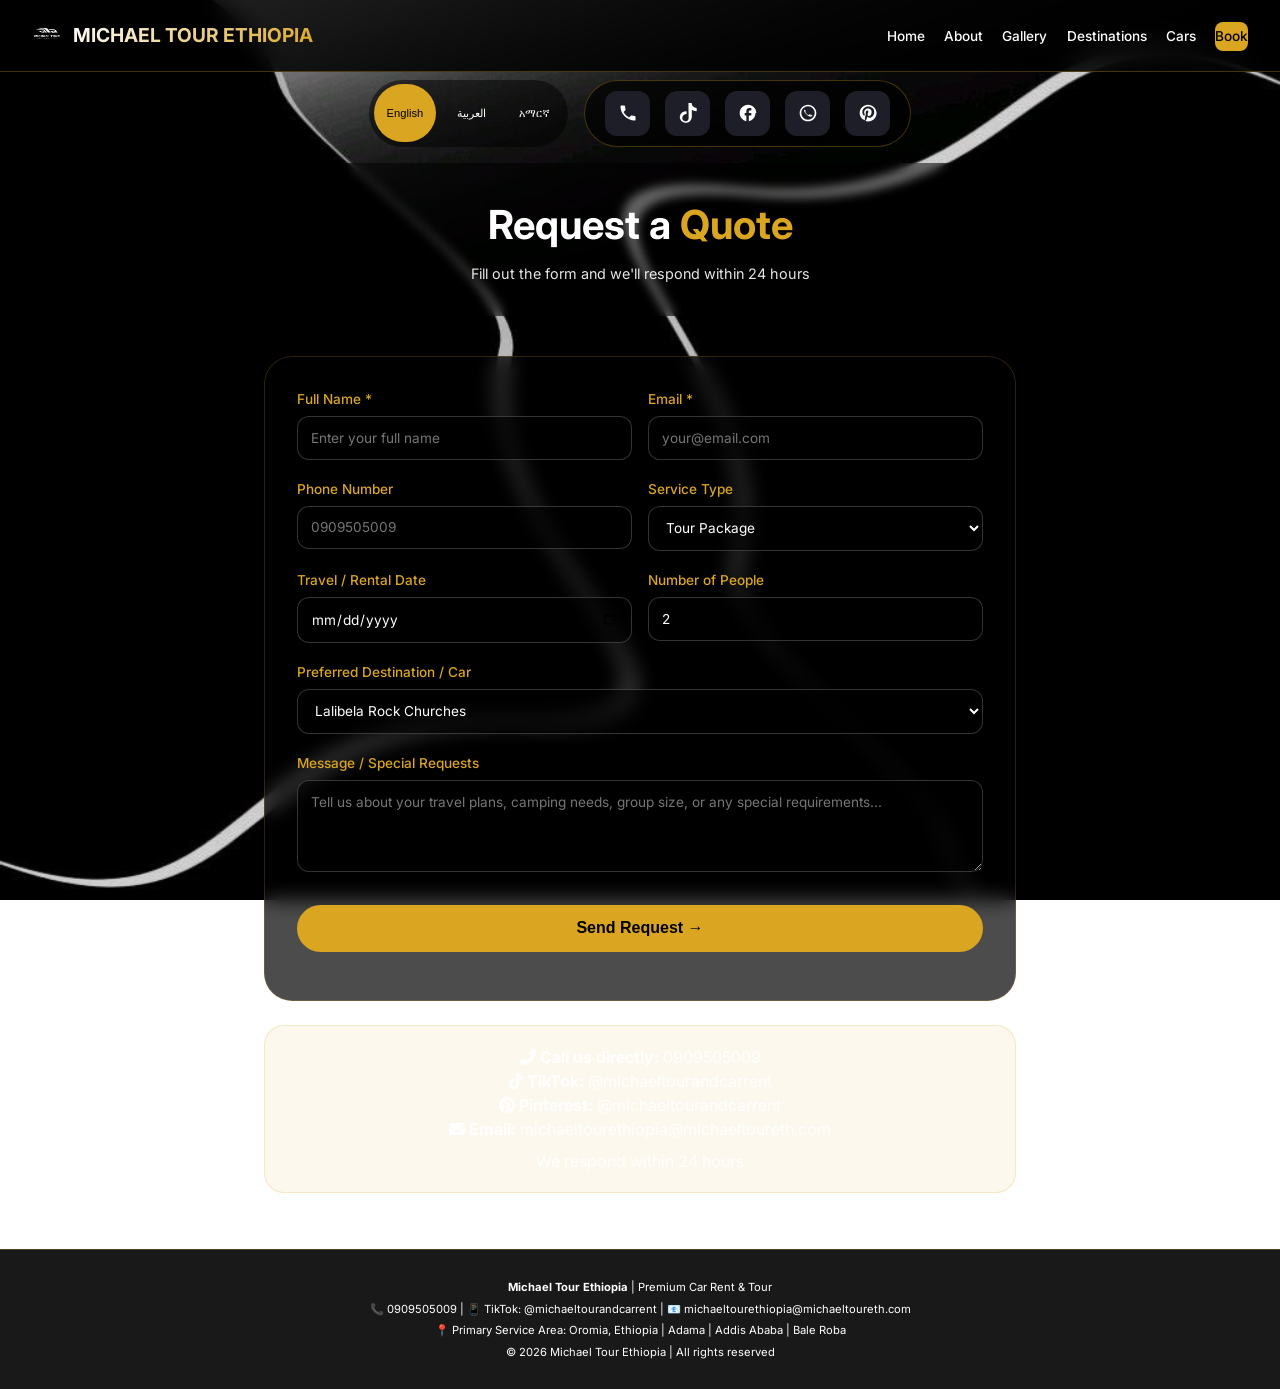
<file: booking.html>
<!DOCTYPE html>
<html lang="en">
<head>
    <meta charset="UTF-8">
    <meta name="viewport" content="width=device-width, initial-scale=1.0, viewport-fit=cover">
    <title>Booking | Michael Tour Ethiopia</title>
    <link href="https://fonts.googleapis.com/css2?family=Inter:opsz,wght@14..32,300;14..32,400;14..32,500;14..32,600;14..32,700;14..32,800&display=swap" rel="stylesheet">
    <link rel="stylesheet" href="https://cdnjs.cloudflare.com/ajax/libs/font-awesome/6.0.0-beta3/css/all.min.css">
    <style>
        * { margin: 0; padding: 0; box-sizing: border-box; }
        body {
            font-family: 'Inter', sans-serif;
            background: url('images/background.png') repeat center center fixed;
            background-size: cover;
            color: #ffffff;
            line-height: 1.5;
        }
        [dir="rtl"] { direction: rtl; text-align: right; }
        [dir="ltr"] { direction: ltr; text-align: left; }

        ::-webkit-scrollbar { width: 6px; }
        ::-webkit-scrollbar-track { background: #1a1a1a; }
        ::-webkit-scrollbar-thumb { background: #DAA520; border-radius: 3px; }

        nav {
            background: rgba(0, 0, 0, 0.85);
            backdrop-filter: blur(12px);
            position: sticky;
            top: 0;
            z-index: 1000;
            padding: 0.8rem 2rem;
            border-bottom: 1px solid rgba(218, 165, 32, 0.3);
        }
        .nav-container {
            max-width: 1400px;
            margin: 0 auto;
            display: flex;
            justify-content: space-between;
            align-items: center;
            flex-wrap: wrap;
            gap: 1rem;
        }
        .logo { display: flex; align-items: center; gap: 10px; }
        .logo img { height: 45px; width: auto; }
        .logo h1 { font-size: 1.2rem; font-weight: 700; background: linear-gradient(135deg, #ffffff, #DAA520); -webkit-background-clip: text; background-clip: text; color: transparent; }
        .nav-links { display: flex; gap: 1.2rem; list-style: none; flex-wrap: wrap; }
        .nav-links a { text-decoration: none; color: white; font-size: 0.85rem; font-weight: 500; padding: 0.4rem 0; transition: 0.3s; position: relative; }
        .nav-links a::after { content: ''; position: absolute; bottom: 0; left: 0; width: 0; height: 2px; background: #DAA520; transition: 0.3s; }
        .nav-links a:hover::after { width: 100%; }
        .nav-links a:hover { color: #DAA520; }
        .book-btn { background: #DAA520; color: black !important; padding: 0.5rem 1.2rem; border-radius: 8px; }
        .book-btn::after { display: none; }

        .lang-switcher {
            display: flex;
            gap: 0.5rem;
            background: rgba(0, 0, 0, 0.5);
            padding: 0.3rem;
            border-radius: 40px;
        }
        .lang-btn {
            background: transparent;
            border: none;
            color: white;
            padding: 0.3rem 0.8rem;
            border-radius: 30px;
            cursor: pointer;
            font-size: 0.7rem;
            font-weight: 500;
            transition: 0.3s;
        }
        .lang-btn.active { background: #DAA520; color: black; }
        .lang-btn:hover:not(.active) { background: rgba(218, 165, 32, 0.3); }

        .social-wrapper { display: flex; justify-content: center; margin: 0.5rem 1rem; flex-wrap: wrap; gap: 1rem; }
        .social-card {
            width: fit-content;
            background-color: rgba(0, 0, 0, 0.7);
            backdrop-filter: blur(8px);
            display: flex;
            align-items: center;
            justify-content: center;
            padding: 10px 20px;
            gap: 15px;
            border: 1px solid rgba(218, 165, 32, 0.3);
            border-radius: 50px;
        }
        .socialContainer {
            width: 45px;
            height: 45px;
            border-radius: 12px;
            background-color: rgb(30, 30, 40);
            display: flex;
            align-items: center;
            justify-content: center;
            transition-duration: 0.3s;
            cursor: pointer;
            text-decoration: none;
        }
        .containerPhone:hover { background-color: #34B7F1; }
        .containerTikTok:hover { background-color: #25f4ee; }
        .containerFacebook:hover { background-color: #1877f2; }
        .containerWhatsApp:hover { background-color: #25D366; }
        .containerPinterest:hover { background-color: #E60023; }
        .socialContainer:active { transform: scale(0.9); }
        .socialSvg { width: 20px; height: 20px; }
        .socialSvg path { fill: rgb(255, 255, 255); }
        .socialContainer:hover .socialSvg { animation: slide-in-top 0.3s both; }
        @keyframes slide-in-top { 0% { transform: translateY(-30px); opacity: 0; } 100% { transform: translateY(0); opacity: 1; } }

        .page-header { text-align: center; padding: 2rem 1rem; background: rgba(0, 0, 0, 0.5); margin: 1rem; border-radius: 24px; backdrop-filter: blur(5px); }
        .page-header h1 { font-size: 2.5rem; margin-bottom: 0.5rem; }
        .page-header h1 span { color: #DAA520; }
        .page-header p { font-size: 0.9rem; opacity: 0.9; max-width: 700px; margin: 0 auto; }

        .container { max-width: 800px; margin: 0 auto; padding: 1.5rem; }
        .booking-form {
            background: rgba(0, 0, 0, 0.7);
            backdrop-filter: blur(10px);
            border-radius: 28px;
            padding: 2rem;
            border: 1px solid rgba(218, 165, 32, 0.2);
        }
        .form-group { margin-bottom: 1.2rem; }
        .form-group label { display: block; margin-bottom: 0.4rem; font-size: 0.85rem; font-weight: 500; color: #DAA520; }
        .form-group input, .form-group select, .form-group textarea {
            width: 100%;
            padding: 0.8rem;
            background: rgba(0, 0, 0, 0.6);
            border: 1px solid rgba(255, 255, 255, 0.2);
            border-radius: 12px;
            color: white;
            font-size: 0.85rem;
            font-family: inherit;
        }
        .form-group input:focus, .form-group select:focus, .form-group textarea:focus { outline: none; border-color: #DAA520; }
        .form-row { display: grid; grid-template-columns: 1fr 1fr; gap: 1rem; }
        .btn-submit {
            background: #DAA520;
            color: black;
            width: 100%;
            padding: 0.9rem;
            border: none;
            border-radius: 40px;
            font-size: 1rem;
            font-weight: 600;
            cursor: pointer;
            transition: 0.3s;
            margin-top: 0.5rem;
        }
        .btn-submit:hover { background: #FFD700; transform: translateY(-2px); }
        .info-box {
            background: rgba(218, 165, 32, 0.08);
            border-radius: 20px;
            padding: 1.2rem;
            text-align: center;
            margin-top: 1.5rem;
            border: 1px solid rgba(218, 165, 32, 0.2);
        }
        .footer { background: rgba(0, 0, 0, 0.9); text-align: center; padding: 1.5rem; margin-top: 2rem; border-top: 1px solid rgba(218, 165, 32, 0.3); }
        .footer p { font-size: 0.7rem; margin: 0.3rem 0; }

        @media (max-width: 768px) {
            .nav-container { flex-direction: column; text-align: center; }
            .page-header h1 { font-size: 1.8rem; }
            .container { padding: 1rem; }
            .booking-form { padding: 1.2rem; }
            .form-row { grid-template-columns: 1fr; gap: 0.8rem; }
            .social-card { padding: 8px 15px; gap: 10px; }
            .socialContainer { width: 38px; height: 38px; }
        }
    </style>
</head>
<body>

<nav>
    <div class="nav-container">
        <div class="logo">
            <img src="images/logo.png" alt="Logo" onerror="this.style.display='none'">
            <h1>MICHAEL TOUR <span>ETHIOPIA</span></h1>
        </div>
        <ul class="nav-links">
            <li><a href="index.html" data-en="Home" data-ar="الرئيسية" data-am="ዋና ገጽ">Home</a></li>
            <li><a href="about.html" data-en="About" data-ar="عن" data-am="ስለ">About</a></li>
            <li><a href="gallery.html" data-en="Gallery" data-ar="معرض" data-am="ማዕከለ ስዕላት">Gallery</a></li>
            <li><a href="tours.html" data-en="Destinations" data-ar="وجهات" data-am="መዳረሻዎች">Destinations</a></li>
            <li><a href="cars.html" data-en="Cars" data-ar="سيارات" data-am="መኪናዎች">Cars</a></li>
            <li><a href="booking.html" class="book-btn" data-en="Book" data-ar="احجز" data-am="አሁን ይመዝገቡ">Book</a></li>
        </ul>
    </div>
</nav>

<div class="social-wrapper">
    <div class="lang-switcher">
        <button class="lang-btn active" data-lang="en">English</button>
        <button class="lang-btn" data-lang="ar">العربية</button>
        <button class="lang-btn" data-lang="am">አማርኛ</button>
    </div>
    <div class="social-card">
        <a href="tel:0909505009" class="socialContainer containerPhone"><svg class="socialSvg" viewBox="0 0 24 24" fill="none"><path d="M6.62 10.79a15.05 15.05 0 006.59 6.59l2.2-2.2a1 1 0 011.01-.24 11.36 11.36 0 003.58.57 1 1 0 011 .99V20a1 1 0 01-1 1A17 17 0 013 4a1 1 0 011-1h3.5a1 1 0 01.99 1 11.36 11.36 0 00.57 3.58 1 1 0 01-.24 1.01l-2.2 2.2z"/></svg></a>
        <a href="https://www.tiktok.com/@michaeltourandcarrent" target="_blank" class="socialContainer containerTikTok"><svg class="socialSvg" viewBox="0 0 24 24" fill="none"><path d="M12.525.02c1.31-.02 2.61-.01 3.91-.02.08 1.53.63 3.09 1.75 4.17 1.12 1.11 2.7 1.62 4.24 1.79v4.03c-1.44-.05-2.89-.35-4.2-.97-.57-.26-1.1-.59-1.62-.93-.01 2.92.01 5.84-.02 8.76-.08 1.4-.54 2.79-1.35 3.99-1.09 1.62-2.86 2.7-4.8 2.95-1.1.14-2.21.03-3.27-.32-1.68-.56-3.13-1.79-4.05-3.29-.91-1.48-1.18-3.17-.77-4.82.43-1.73 1.54-3.25 3.05-4.24 1.38-.91 3.05-1.4 4.75-1.36.08 1.14.15 2.28.23 3.41-1.26.09-2.54.52-3.52 1.33-.98.81-1.6 1.94-1.72 3.17-.09.96.18 1.94.76 2.73.58.79 1.47 1.36 2.45 1.55.86.16 1.75.03 2.53-.4.74-.41 1.31-1.06 1.6-1.82.32-.84.37-1.74.26-2.62-.05-1.8-.05-3.6-.05-5.4-.04 0-.04 0-.04 0z"/></svg></a>
        <a href="https://www.facebook.com/share/1CQZ8hjxj2/" target="_blank" class="socialContainer containerFacebook"><svg class="socialSvg" viewBox="0 0 24 24" fill="none"><path d="M22 12c0-5.52-4.48-10-10-10S2 6.48 2 12c0 4.84 3.44 8.87 8 9.8V15H8v-3h2V9.5C10 7.57 11.57 6 13.5 6H16v3h-2c-.55 0-1 .45-1 1v2h3v3h-3v6.8c4.56-.93 8-4.96 8-9.8z"/></svg></a>
        <a href="https://wa.me/251909505009" target="_blank" class="socialContainer containerWhatsApp"><svg class="socialSvg" viewBox="0 0 24 24" fill="none"><path d="M16.75 13.96c.25.13.41.2.46.3.06.11.04.61-.21 1.18-.24.56-.99.99-1.51 1.03-.52.04-1.13-.07-2.34-.56-1.2-.49-2.6-1.74-3.65-2.87-1.05-1.13-1.9-2.47-2.08-3.23-.18-.76.05-1.15.17-1.32.13-.17.37-.36.47-.44.13-.1.26-.1.36-.02.1.08.67.9.89 1.21.07.11.11.23.04.37-.07.14-.14.25-.21.34-.07.09-.16.19-.23.29-.09.12-.19.26-.09.49.1.22.48.97.97 1.55.67.81 1.44 1.42 2.11 1.8.48.27.84.34.98.37.1.02.23-.02.31-.13.08-.11.45-.66.53-.86.08-.2.16-.15.27-.09.11.07.66.35.91.49.19.11.27.13.32.2.06.07.06.3-.03.74-.09.44-.47.78-.73.86-.26.08-.49.1-.49.1z M12 2C6.48 2 2 6.48 2 12s4.48 10 10 10 10-4.48 10-10S17.52 2 12 2zm0 18c-4.41 0-8-3.59-8-8s3.59-8 8-8 8 3.59 8 8-3.59 8-8 8z"/></svg></a>
        <a href="https://pin.it/69FvUYRRa" target="_blank" class="socialContainer containerPinterest"><svg class="socialSvg" viewBox="0 0 24 24" fill="none" xmlns="http://www.w3.org/2000/svg"><path d="M12 2C6.48 2 2 6.48 2 12c0 4.04 2.65 7.48 6.29 8.7-.09-.74-.17-1.88.04-2.69.18-.72 1.2-5.09 1.2-5.09s-.31-.62-.31-1.54c0-1.44.84-2.52 1.88-2.52.89 0 1.32.67 1.32 1.47 0 .9-.57 2.24-.87 3.48-.25 1.04.52 1.89 1.55 1.89 1.86 0 3.29-1.96 3.29-4.79 0-2.5-1.8-4.25-4.36-4.25-2.97 0-4.71 2.23-4.71 4.53 0 .9.35 1.86.78 2.38.09.1.1.2.07.31-.08.34-.27 1.09-.31 1.24-.05.19-.16.24-.37.14-1.39-.65-2.26-2.68-2.26-4.31 0-3.51 2.55-6.73 7.36-6.73 3.87 0 6.88 2.76 6.88 6.44 0 3.85-2.43 6.95-5.8 6.95-1.13 0-2.2-.59-2.56-1.28 0 0-.56 2.13-.69 2.65-.25.96-.93 1.93-1.5 2.58 1.09.34 2.23.52 3.39.52 5.52 0 10-4.48 10-10S17.52 2 12 2z"/></svg></a>
    </div>
</div>

<div class="page-header">
    <h1 id="pageTitle">Request a <span>Quote</span></h1>
    <p id="pageSubtitle">Fill out the form and we'll respond within 24 hours</p>
</div>

<div class="container">
    <div class="booking-form">
        <form action="https://formspree.io/f/xeenerwv" method="POST" id="bookingForm">
            <input type="hidden" name="_subject" value="New Booking Request - Michael Tour Ethiopia">
            <input type="hidden" name="_replyto" id="replyto">
            
            <div class="form-row">
                <div class="form-group">
                    <label data-en="Full Name *" data-ar="الاسم الكامل *" data-am="ሙሉ ስም *">Full Name *</label>
                    <input type="text" name="name" id="name" required placeholder="Enter your full name">
                </div>
                <div class="form-group">
                    <label data-en="Email *" data-ar="البريد الإلكتروني *" data-am="ኢሜይል *">Email *</label>
                    <input type="email" name="email" id="email" required placeholder="your@email.com">
                </div>
            </div>
            
            <div class="form-row">
                <div class="form-group">
                    <label data-en="Phone Number" data-ar="رقم الهاتف" data-am="ስልክ ቁጥር">Phone Number</label>
                    <input type="tel" name="phone" id="phone" placeholder="0909505009">
                </div>
                <div class="form-group">
                    <label data-en="Service Type" data-ar="نوع الخدمة" data-am="የአገልግሎት አይነት">Service Type</label>
                    <select name="service" id="service">
                        <option value="Tour Package">Tour Package</option>
                        <option value="Car Rental Only">Car Rental Only</option>
                        <option value="Camping Expedition">Camping Expedition</option>
                        <option value="Wedding Service">Wedding Service</option>
                        <option value="Corporate / Group">Corporate / Group</option>
                        <option value="Both Tour & Car">Both Tour & Car</option>
                    </select>
                </div>
            </div>
            
            <div class="form-row">
                <div class="form-group">
                    <label data-en="Travel / Rental Date" data-ar="تاريخ السفر / الإيجار" data-am="የጉዞ / የኪራይ ቀን">Travel / Rental Date</label>
                    <input type="date" name="travel_date" id="date">
                </div>
                <div class="form-group">
                    <label data-en="Number of People" data-ar="عدد الأشخاص" data-am="የሰዎች ቁጥር">Number of People</label>
                    <input type="number" name="people" id="people" min="1" value="2">
                </div>
            </div>
            
            <div class="form-group">
                <label data-en="Preferred Destination / Car" data-ar="الوجهة / السيارة المفضلة" data-am="ተመራጭ መዳረሻ / መኪና">Preferred Destination / Car</label>
                <select name="preference" id="preference">
                    <option>Lalibela Rock Churches</option>
                    <option>Simien Mountains</option>
                    <option>Axum Obelisks</option>
                    <option>Gondar Castle</option>
                    <option>Danakil Depression</option>
                    <option>Omo Valley Tribes</option>
                    <option>Harar Jugol</option>
                    <option>Bale Mountains</option>
                    <option>Land Rover Defender 110</option>
                    <option>Toyota Land Cruiser 76</option>
                    <option>Toyota Land Cruiser 80</option>
                    <option>Toyota Land Cruiser 200</option>
                </select>
            </div>
            
            <div class="form-group">
                <label data-en="Message / Special Requests" data-ar="رسالة / طلبات خاصة" data-am="መልእክት / ልዩ ጥያቄዎች">Message / Special Requests</label>
                <textarea rows="4" name="message" id="message" placeholder="Tell us about your travel plans, camping needs, group size, or any special requirements..."></textarea>
            </div>
            
            <button type="submit" class="btn-submit" id="submitBtn">Send Request →</button>
            <div id="formFeedback" style="margin-top: 1rem; text-align: center;"></div>
        </form>
    </div>
    
    <div class="info-box">
        <p><i class="fas fa-phone-alt"></i> <strong data-en="Call us directly:" data-ar="اتصل بنا مباشرة:" data-am="በቀጥታ ይደውሉልን:">Call us directly:</strong> 0909505009</p>
        <p><i class="fab fa-tiktok"></i> <strong data-en="TikTok:" data-ar="تيك توك:" data-am="ቲክቶክ:">TikTok:</strong> @michaeltourandcarrent</p>
        <p><i class="fab fa-pinterest"></i> <strong data-en="Pinterest:" data-ar="بينتريست:" data-am="ፒንተረስት:">Pinterest:</strong> @michaeltourandcarrent</p>
        <p><i class="fas fa-envelope"></i> <strong data-en="Email:" data-ar="البريد الإلكتروني:" data-am="ኢሜይል:">Email:</strong> michaeltourethiopia@michaeltoureth.com</p>
        <p style="margin-top: 0.5rem;" data-en="We respond within 24 hours" data-ar="نرد خلال 24 ساعة" data-am="በ24 ሰአት ውስጥ ምላሽ እንሰጣለን">We respond within 24 hours</p>
    </div>
</div>

<footer class="footer">
    <p><strong>Michael Tour Ethiopia</strong> | <span id="footerText" data-en="Premium Car Rent & Tour" data-ar="تأجير سيارات فاخر وجولات" data-am="ፕሪሚየም የመኪና ኪራይ እና ጉብኝት">Premium Car Rent & Tour</span></p>
    <p>📞 0909505009 | 📱 TikTok: @michaeltourandcarrent | 📧 michaeltourethiopia@michaeltoureth.com</p>
    <p>📍 <span id="locationText" data-en="Primary Service Area: Oromia, Ethiopia | Adama | Addis Ababa | Bale Roba" data-ar="منطقة الخدمة الرئيسية: أوروميا، إثيوبيا | أداما | أديس أبابا | بالي روبا" data-am="ዋና አገልግሎት አካባቢ: ኦሮሚያ፣ ኢትዮጵያ | አዳማ | አዲስ አበባ | ባሌ ሮባ">Primary Service Area: Oromia, Ethiopia | Adama | Addis Ababa | Bale Roba</span></p>
    <p>© 2026 Michael Tour Ethiopia | <span id="rightsText" data-en="All rights reserved" data-ar="جميع الحقوق محفوظة" data-am="መብቱ በህግ የተጠበቀ ነው">All rights reserved</span></p>
</footer>

<script>
    // Language translations
    const translations = {
        en: {
            pageTitle: 'Request a <span>Quote</span>',
            pageSubtitle: 'Fill out the form and we\'ll respond within 24 hours',
            footerText: 'Premium Car Rent & Tour',
            locationText: 'Primary Service Area: Oromia, Ethiopia | Adama | Addis Ababa | Bale Roba',
            rightsText: 'All rights reserved',
            sending: 'Sending...',
            success: '✅ Thank you! We will contact you within 24 hours.',
            error: '❌ Something went wrong. Please call us at 0909505009 or try again.'
        },
        ar: {
            pageTitle: 'طلب <span>عرض سعر</span>',
            pageSubtitle: 'املأ النموذج وسنرد خلال 24 ساعة',
            footerText: 'تأجير سيارات فاخر وجولات',
            locationText: 'منطقة الخدمة الرئيسية: أوروميا، إثيوبيا | أداما | أديس أبابا | بالي روبا',
            rightsText: 'جميع الحقوق محفوظة',
            sending: 'جاري الإرسال...',
            success: '✅ شكرًا لك! سنتصل بك خلال 24 ساعة.',
            error: '❌ حدث خطأ ما. يرجى الاتصال بنا على 0909505009 أو المحاولة مرة أخرى.'
        },
        am: {
            pageTitle: 'የዋጋ <span>ጥያቄ</span> ያስገቡ',
            pageSubtitle: 'ቅጹን ይሙሉ እና በ24 ሰአት ውስጥ ምላሽ እንሰጣለን',
            footerText: 'ፕሪሚየም የመኪና ኪራይ እና ጉብኝት',
            locationText: 'ዋና አገልግሎት አካባቢ: ኦሮሚያ፣ ኢትዮጵያ | አዳማ | አዲስ አበባ | ባሌ ሮባ',
            rightsText: 'መብቱ በህግ የተጠበቀ ነው',
            sending: 'በመላክ ላይ...',
            success: '✅ እናመሰግናለን! በ24 ሰአት ውስጥ እንገናኛለን።',
            error: '❌ የሆነ ስህተት ተፈጥሯል። እባክዎ በ0909505009 ይደውሉልን ወይም እንደገና ይሞክሩ።'
        }
    };

    let currentLang = 'en';

    function updateLanguage(lang) {
        currentLang = lang;
        document.getElementById('pageTitle').innerHTML = translations[lang].pageTitle;
        document.getElementById('pageSubtitle').innerHTML = translations[lang].pageSubtitle;
        document.getElementById('footerText').innerHTML = translations[lang].footerText;
        document.getElementById('locationText').innerHTML = translations[lang].locationText;
        document.getElementById('rightsText').innerHTML = translations[lang].rightsText;
        
        document.querySelectorAll('.nav-links a').forEach(link => {
            const arText = link.getAttribute('data-ar');
            const amText = link.getAttribute('data-am');
            const enText = link.getAttribute('data-en');
            if (lang === 'ar' && arText) link.textContent = arText;
            else if (lang === 'am' && amText) link.textContent = amText;
            else if (enText) link.textContent = enText;
        });
        
        if (lang === 'ar') document.body.setAttribute('dir', 'rtl');
        else document.body.setAttribute('dir', 'ltr');
    }

    document.querySelectorAll('.lang-btn').forEach(btn => {
        btn.addEventListener('click', () => {
            document.querySelectorAll('.lang-btn').forEach(b => b.classList.remove('active'));
            btn.classList.add('active');
            updateLanguage(btn.getAttribute('data-lang'));
        });
    });

    // Form submission with Formspree
    const form = document.getElementById('bookingForm');
    const feedback = document.getElementById('formFeedback');
    const submitBtn = document.getElementById('submitBtn');

    form.addEventListener('submit', async (e) => {
        e.preventDefault();
        
        const name = document.getElementById('name').value.trim();
        const email = document.getElementById('email').value.trim();
        
        if (!name || !email) {
            feedback.innerHTML = currentLang === 'en' ? '❌ Please fill in your name and email' : 
                                currentLang === 'ar' ? '❌ يرجى ملء اسمك وبريدك الإلكتروني' : 
                                '❌ እባክዎ ስምዎን እና ኢሜይልዎን ይሙሉ';
            return;
        }
        
        document.getElementById('replyto').value = email;
        
        const originalText = submitBtn.textContent;
        submitBtn.textContent = translations[currentLang].sending;
        submitBtn.disabled = true;
        
        try {
            const formData = new FormData(form);
            const response = await fetch(form.action, {
                method: 'POST',
                body: formData,
                headers: { 'Accept': 'application/json' }
            });
            
            if (response.ok) {
                feedback.innerHTML = `<span style="color: #DAA520;">${translations[currentLang].success}</span>`;
                form.reset();
            } else {
                feedback.innerHTML = `<span style="color: #ffaa00;">${translations[currentLang].error}</span>`;
            }
        } catch (error) {
            feedback.innerHTML = `<span style="color: #ffaa00;">${translations[currentLang].error}</span>`;
        }
        
        submitBtn.textContent = originalText;
        submitBtn.disabled = false;
        
        setTimeout(() => { feedback.innerHTML = ''; }, 6000);
    });
</script>
</body>
</html>
</file>
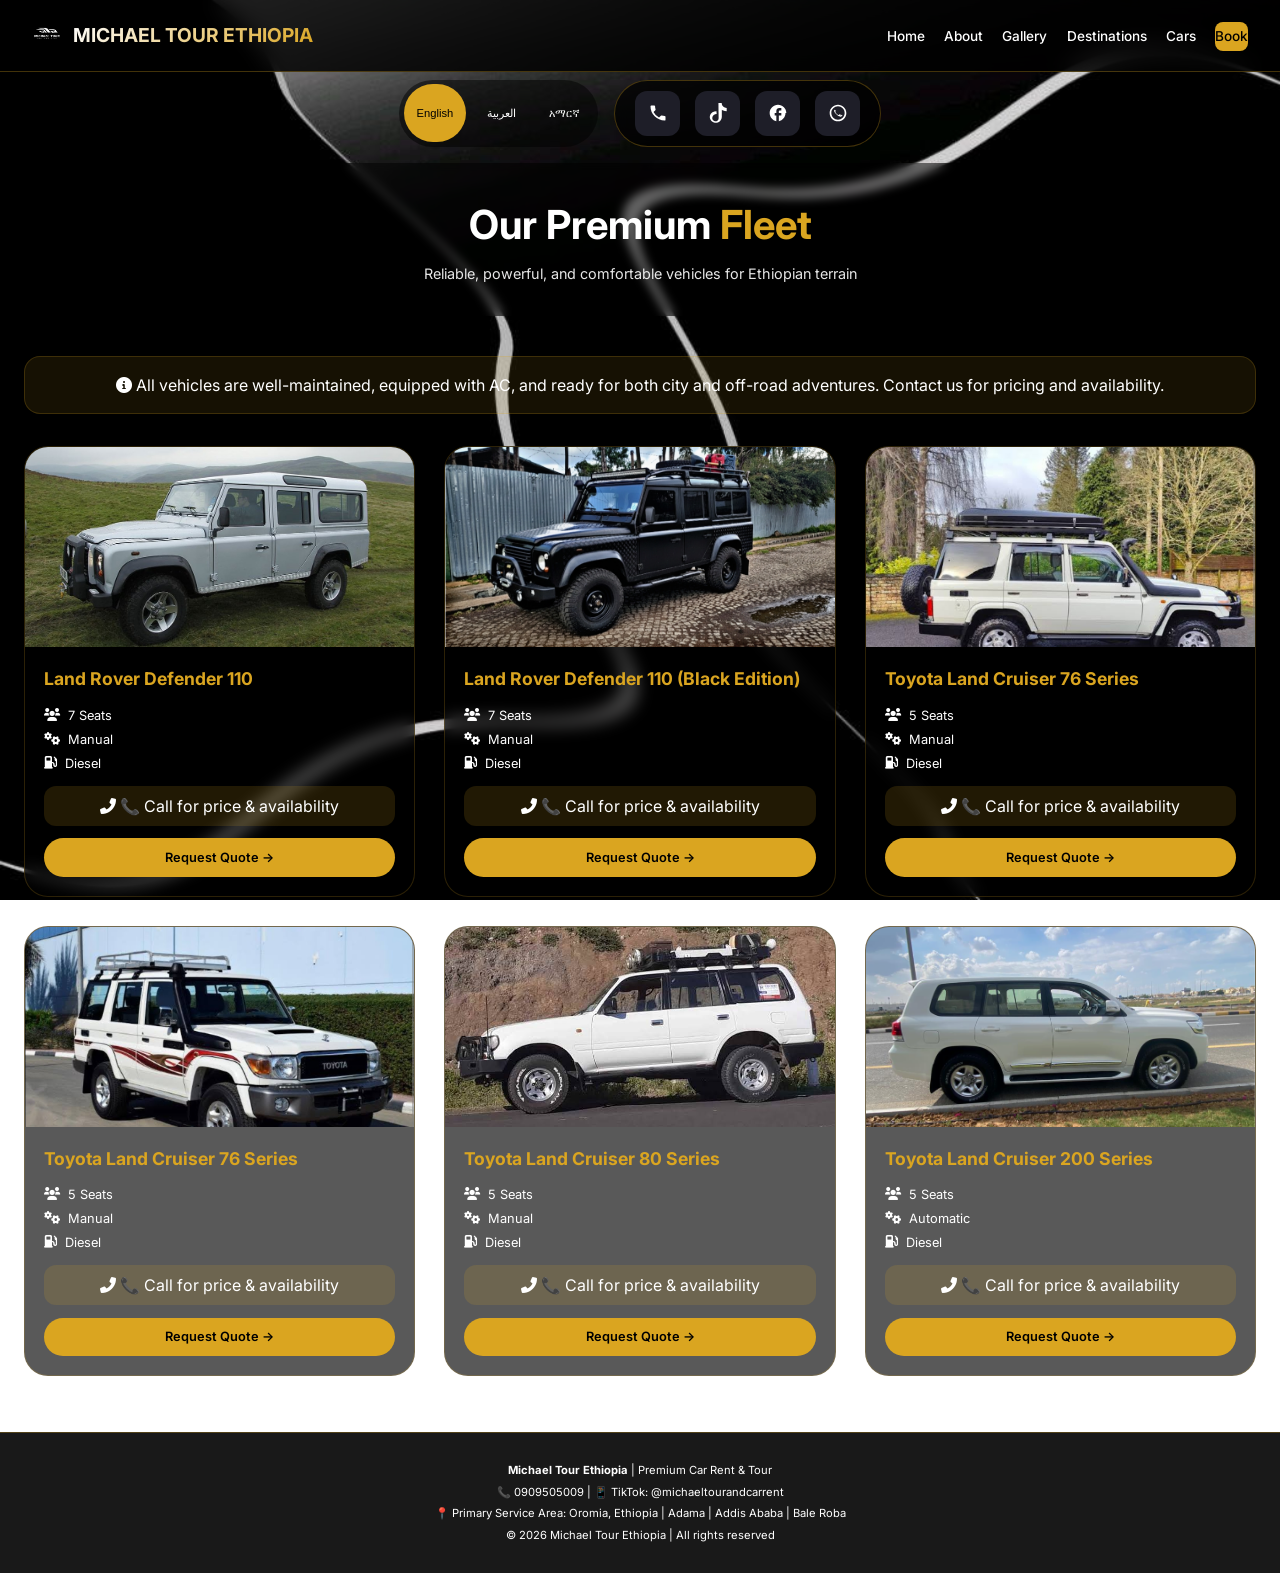
<file: cars.html>
<!DOCTYPE html>
<html lang="en">
<head>
    <meta charset="UTF-8">
    <meta name="viewport" content="width=device-width, initial-scale=1.0, viewport-fit=cover">
    <title>Cars | Michael Tour Ethiopia</title>
    <link href="https://fonts.googleapis.com/css2?family=Inter:opsz,wght@14..32,300;14..32,400;14..32,500;14..32,600;14..32,700;14..32,800&display=swap" rel="stylesheet">
    <link rel="stylesheet" href="https://cdnjs.cloudflare.com/ajax/libs/font-awesome/6.0.0-beta3/css/all.min.css">
    <style>
        * { margin: 0; padding: 0; box-sizing: border-box; }
        body {
            font-family: 'Inter', sans-serif;
            background: url('images/background.png') repeat center center fixed;
            background-size: cover;
            color: #ffffff;
            line-height: 1.5;
        }
        [dir="rtl"] { direction: rtl; text-align: right; }
        [dir="ltr"] { direction: ltr; text-align: left; }

        ::-webkit-scrollbar { width: 6px; }
        ::-webkit-scrollbar-track { background: #1a1a1a; }
        ::-webkit-scrollbar-thumb { background: #DAA520; border-radius: 3px; }

        nav {
            background: rgba(0, 0, 0, 0.85);
            backdrop-filter: blur(12px);
            position: sticky;
            top: 0;
            z-index: 1000;
            padding: 0.8rem 2rem;
            border-bottom: 1px solid rgba(218, 165, 32, 0.3);
        }
        .nav-container {
            max-width: 1400px;
            margin: 0 auto;
            display: flex;
            justify-content: space-between;
            align-items: center;
            flex-wrap: wrap;
            gap: 1rem;
        }
        .logo { display: flex; align-items: center; gap: 10px; }
        .logo img { height: 45px; width: auto; }
        .logo h1 { font-size: 1.2rem; font-weight: 700; background: linear-gradient(135deg, #ffffff, #DAA520); -webkit-background-clip: text; background-clip: text; color: transparent; }
        .nav-links { display: flex; gap: 1.2rem; list-style: none; flex-wrap: wrap; }
        .nav-links a { text-decoration: none; color: white; font-size: 0.85rem; font-weight: 500; padding: 0.4rem 0; transition: 0.3s; position: relative; }
        .nav-links a::after { content: ''; position: absolute; bottom: 0; left: 0; width: 0; height: 2px; background: #DAA520; transition: 0.3s; }
        .nav-links a:hover::after { width: 100%; }
        .nav-links a:hover { color: #DAA520; }
        .book-btn { background: #DAA520; color: black !important; padding: 0.5rem 1.2rem; border-radius: 8px; }
        .book-btn::after { display: none; }

        .lang-switcher {
            display: flex;
            gap: 0.5rem;
            background: rgba(0, 0, 0, 0.5);
            padding: 0.3rem;
            border-radius: 40px;
        }
        .lang-btn {
            background: transparent;
            border: none;
            color: white;
            padding: 0.3rem 0.8rem;
            border-radius: 30px;
            cursor: pointer;
            font-size: 0.7rem;
            font-weight: 500;
            transition: 0.3s;
        }
        .lang-btn.active { background: #DAA520; color: black; }
        .lang-btn:hover:not(.active) { background: rgba(218, 165, 32, 0.3); }

        .social-wrapper { display: flex; justify-content: center; margin: 0.5rem 1rem; flex-wrap: wrap; gap: 1rem; }
        .social-card {
            width: fit-content;
            background-color: rgba(0, 0, 0, 0.7);
            backdrop-filter: blur(8px);
            display: flex;
            align-items: center;
            justify-content: center;
            padding: 10px 20px;
            gap: 15px;
            border: 1px solid rgba(218, 165, 32, 0.3);
            border-radius: 50px;
        }
        .socialContainer {
            width: 45px;
            height: 45px;
            border-radius: 12px;
            background-color: rgb(30, 30, 40);
            display: flex;
            align-items: center;
            justify-content: center;
            transition-duration: 0.3s;
            cursor: pointer;
            text-decoration: none;
        }
        .containerPhone:hover { background-color: #34B7F1; }
        .containerTikTok:hover { background-color: #25f4ee; }
        .containerFacebook:hover { background-color: #1877f2; }
        .containerWhatsApp:hover { background-color: #25D366; }
        .socialContainer:active { transform: scale(0.9); }
        .socialSvg { width: 20px; height: 20px; }
        .socialSvg path { fill: rgb(255, 255, 255); }
        .socialContainer:hover .socialSvg { animation: slide-in-top 0.3s both; }
        @keyframes slide-in-top { 0% { transform: translateY(-30px); opacity: 0; } 100% { transform: translateY(0); opacity: 1; } }

        .page-header { text-align: center; padding: 2rem 1rem; background: rgba(0, 0, 0, 0.5); margin: 1rem; border-radius: 24px; backdrop-filter: blur(5px); }
        .page-header h1 { font-size: 2.5rem; margin-bottom: 0.5rem; }
        .page-header h1 span { color: #DAA520; }
        .page-header p { font-size: 0.9rem; opacity: 0.9; max-width: 700px; margin: 0 auto; }

        .container { max-width: 1400px; margin: 0 auto; padding: 1.5rem; }

        .info-box {
            background: rgba(218, 165, 32, 0.1);
            padding: 1rem;
            border-radius: 16px;
            text-align: center;
            margin-bottom: 2rem;
            border: 1px solid rgba(218, 165, 32, 0.2);
        }

        .cars-grid {
            display: grid;
            grid-template-columns: repeat(auto-fill, minmax(340px, 1fr));
            gap: 1.8rem;
        }
        .car-card {
            background: rgba(0, 0, 0, 0.65);
            backdrop-filter: blur(8px);
            border-radius: 24px;
            overflow: hidden;
            transition: 0.4s;
            border: 1px solid rgba(218, 165, 32, 0.2);
        }
        .car-card:hover { transform: translateY(-8px); border-color: #DAA520; }
        .car-image {
            width: 100%;
            height: 200px;
            background: #1a1a1a;
            display: flex;
            align-items: center;
            justify-content: center;
            overflow: hidden;
        }
        .car-image img { width: 100%; height: 100%; object-fit: cover; transition: 0.4s; }
        .car-card:hover .car-image img { transform: scale(1.05); }
        .car-info { padding: 1.2rem; }
        .car-info h3 { font-size: 1.1rem; color: #DAA520; margin-bottom: 0.5rem; }
        .car-details { margin: 0.8rem 0; }
        .car-details p { font-size: 0.8rem; margin: 0.3rem 0; display: flex; align-items: center; gap: 8px; }
        .contact-note {
            background: rgba(218, 165, 32, 0.15);
            padding: 0.5rem;
            border-radius: 12px;
            text-align: center;
            margin: 0.8rem 0;
        }
        .btn-gold {
            display: inline-block;
            background: #DAA520;
            color: black;
            padding: 0.6rem 1rem;
            border-radius: 40px;
            text-decoration: none;
            font-weight: 600;
            font-size: 0.8rem;
            transition: 0.3s;
            width: 100%;
            text-align: center;
        }
        .btn-gold:hover { background: #FFD700; transform: translateY(-2px); }

        .footer { background: rgba(0, 0, 0, 0.9); text-align: center; padding: 1.5rem; margin-top: 2rem; border-top: 1px solid rgba(218, 165, 32, 0.3); }
        .footer p { font-size: 0.7rem; margin: 0.3rem 0; }

        @media (max-width: 768px) {
            .nav-container { flex-direction: column; text-align: center; }
            .page-header h1 { font-size: 1.8rem; }
            .container { padding: 1rem; }
            .cars-grid { grid-template-columns: 1fr; gap: 1.2rem; }
            .social-card { padding: 8px 15px; gap: 10px; }
            .socialContainer { width: 38px; height: 38px; }
        }
    </style>
</head>
<body>

<nav>
    <div class="nav-container">
        <div class="logo">
            <img src="images/logo.png" alt="Logo" onerror="this.style.display='none'">
            <h1>MICHAEL TOUR <span>ETHIOPIA</span></h1>
        </div>
        <ul class="nav-links">
            <li><a href="index.html" data-en="Home" data-ar="الرئيسية" data-am="ዋና ገጽ">Home</a></li>
            <li><a href="about.html" data-en="About" data-ar="عن" data-am="ስለ">About</a></li>
            <li><a href="gallery.html" data-en="Gallery" data-ar="معرض" data-am="ማዕከለ ስዕላት">Gallery</a></li>
            <li><a href="tours.html" data-en="Destinations" data-ar="وجهات" data-am="መዳረሻዎች">Destinations</a></li>
            <li><a href="cars.html" data-en="Cars" data-ar="سيارات" data-am="መኪናዎች">Cars</a></li>
            <li><a href="booking.html" class="book-btn" data-en="Book" data-ar="احجز" data-am="አሁን ይመዝገቡ">Book</a></li>
        </ul>
    </div>
</nav>

<div class="social-wrapper">
    <div class="lang-switcher">
        <button class="lang-btn active" data-lang="en">English</button>
        <button class="lang-btn" data-lang="ar">العربية</button>
        <button class="lang-btn" data-lang="am">አማርኛ</button>
    </div>
    <div class="social-card">
        <a href="tel:0909505009" class="socialContainer containerPhone"><svg class="socialSvg" viewBox="0 0 24 24" fill="none"><path d="M6.62 10.79a15.05 15.05 0 006.59 6.59l2.2-2.2a1 1 0 011.01-.24 11.36 11.36 0 003.58.57 1 1 0 011 .99V20a1 1 0 01-1 1A17 17 0 013 4a1 1 0 011-1h3.5a1 1 0 01.99 1 11.36 11.36 0 00.57 3.58 1 1 0 01-.24 1.01l-2.2 2.2z"/></svg></a>
        <a href="https://www.tiktok.com/@michaeltourandcarrent" target="_blank" class="socialContainer containerTikTok"><svg class="socialSvg" viewBox="0 0 24 24" fill="none"><path d="M12.525.02c1.31-.02 2.61-.01 3.91-.02.08 1.53.63 3.09 1.75 4.17 1.12 1.11 2.7 1.62 4.24 1.79v4.03c-1.44-.05-2.89-.35-4.2-.97-.57-.26-1.1-.59-1.62-.93-.01 2.92.01 5.84-.02 8.76-.08 1.4-.54 2.79-1.35 3.99-1.09 1.62-2.86 2.7-4.8 2.95-1.1.14-2.21.03-3.27-.32-1.68-.56-3.13-1.79-4.05-3.29-.91-1.48-1.18-3.17-.77-4.82.43-1.73 1.54-3.25 3.05-4.24 1.38-.91 3.05-1.4 4.75-1.36.08 1.14.15 2.28.23 3.41-1.26.09-2.54.52-3.52 1.33-.98.81-1.6 1.94-1.72 3.17-.09.96.18 1.94.76 2.73.58.79 1.47 1.36 2.45 1.55.86.16 1.75.03 2.53-.4.74-.41 1.31-1.06 1.6-1.82.32-.84.37-1.74.26-2.62-.05-1.8-.05-3.6-.05-5.4-.04 0-.04 0-.04 0z"/></svg></a>
        <a href="https://www.facebook.com" target="_blank" class="socialContainer containerFacebook"><svg class="socialSvg" viewBox="0 0 24 24" fill="none"><path d="M22 12c0-5.52-4.48-10-10-10S2 6.48 2 12c0 4.84 3.44 8.87 8 9.8V15H8v-3h2V9.5C10 7.57 11.57 6 13.5 6H16v3h-2c-.55 0-1 .45-1 1v2h3v3h-3v6.8c4.56-.93 8-4.96 8-9.8z"/></svg></a>
        <a href="https://wa.me/251909505009" target="_blank" class="socialContainer containerWhatsApp"><svg class="socialSvg" viewBox="0 0 24 24" fill="none"><path d="M16.75 13.96c.25.13.41.2.46.3.06.11.04.61-.21 1.18-.24.56-.99.99-1.51 1.03-.52.04-1.13-.07-2.34-.56-1.2-.49-2.6-1.74-3.65-2.87-1.05-1.13-1.9-2.47-2.08-3.23-.18-.76.05-1.15.17-1.32.13-.17.37-.36.47-.44.13-.1.26-.1.36-.02.1.08.67.9.89 1.21.07.11.11.23.04.37-.07.14-.14.25-.21.34-.07.09-.16.19-.23.29-.09.12-.19.26-.09.49.1.22.48.97.97 1.55.67.81 1.44 1.42 2.11 1.8.48.27.84.34.98.37.1.02.23-.02.31-.13.08-.11.45-.66.53-.86.08-.2.16-.15.27-.09.11.07.66.35.91.49.19.11.27.13.32.2.06.07.06.3-.03.74-.09.44-.47.78-.73.86-.26.08-.49.1-.49.1z M12 2C6.48 2 2 6.48 2 12s4.48 10 10 10 10-4.48 10-10S17.52 2 12 2zm0 18c-4.41 0-8-3.59-8-8s3.59-8 8-8 8 3.59 8 8-3.59 8-8 8z"/></svg></a>
    </div>
</div>

<div class="page-header">
    <h1 id="pageTitle">Our Premium <span>Fleet</span></h1>
    <p id="pageSubtitle">Reliable, powerful, and comfortable vehicles for Ethiopian terrain</p>
</div>

<div class="container">
    <div class="info-box" id="infoBox">
        <p><i class="fas fa-info-circle"></i> <span id="infoText">All vehicles are well-maintained, equipped with AC, and ready for both city and off-road adventures. Contact us for pricing and availability.</span></p>
    </div>

    <div class="cars-grid" id="carsGrid"></div>
</div>

<footer class="footer">
    <p><strong>Michael Tour Ethiopia</strong> | <span id="footerText">Premium Car Rent & Tour</span></p>
    <p>📞 0909505009 | 📱 TikTok: @michaeltourandcarrent</p>
    <p>📍 <span id="locationText">Primary Service Area: Oromia, Ethiopia | Adama | Addis Ababa | Bale Roba</span></p>
    <p>© 2026 Michael Tour Ethiopia | <span id="rightsText">All rights reserved</span></p>
</footer>

<script>
    // ALL 6 CARS - NO PRICES, JUST CONTACT INFO
    const allCars = [
        {
            name_en: "Land Rover Defender 110",
            name_ar: "لاند روفر ديفندر 110",
            name_am: "ላንድ ሮቨር ዲፌንደር 110",
            seats: "7 Seats",
            seats_ar: "7 مقاعد",
            seats_am: "7 መቀመጫዎች",
            transmission: "Manual",
            transmission_ar: "يدوي",
            transmission_am: "በእጅ",
            fuel: "Diesel",
            fuel_ar: "ديزل",
            fuel_am: "ናፍጣ",
            image: "images/cars/landroverdefender110.png"
        },
        {
            name_en: "Land Rover Defender 110 (Black Edition)",
            name_ar: "لاند روفر ديفندر 110 (النسخة السوداء)",
            name_am: "ላንድ ሮቨር ዲፌንደር 110 (ጥቁር እትም)",
            seats: "7 Seats",
            seats_ar: "7 مقاعد",
            seats_am: "7 መቀመጫዎች",
            transmission: "Manual",
            transmission_ar: "يدوي",
            transmission_am: "በእጅ",
            fuel: "Diesel",
            fuel_ar: "ديزل",
            fuel_am: "ናፍጣ",
            image: "images/cars/landroverdefender110black.png"
        },
        {
            name_en: "Toyota Land Cruiser 76 Series",
            name_ar: "تويوتا لاند كروزر 76",
            name_am: "ቶዮታ ላንድ ክሩዘር 76",
            seats: "5 Seats",
            seats_ar: "5 مقاعد",
            seats_am: "5 መቀመጫዎች",
            transmission: "Manual",
            transmission_ar: "يدوي",
            transmission_am: "በእጅ",
            fuel: "Diesel",
            fuel_ar: "ديزل",
            fuel_am: "ናፍጣ",
            image: "images/cars/toyotalc76.png"
        },
        {
            name_en: "Toyota Land Cruiser 76 Series",
            name_ar: "تويوتا لاند كروزر 76",
            name_am: "ቶዮታ ላንድ ክሩዘር 76",
            seats: "5 Seats",
            seats_ar: "5 مقاعد",
            seats_am: "5 መቀመጫዎች",
            transmission: "Manual",
            transmission_ar: "يدوي",
            transmission_am: "በእጅ",
            fuel: "Diesel",
            fuel_ar: "ديزل",
            fuel_am: "ናፍጣ",
            image: "images/cars/toyotalc76series.png"
        },
        {
            name_en: "Toyota Land Cruiser 80 Series",
            name_ar: "تويوتا لاند كروزر 80",
            name_am: "ቶዮታ ላንድ ክሩዘር 80",
            seats: "5 Seats",
            seats_ar: "5 مقاعد",
            seats_am: "5 መቀመጫዎች",
            transmission: "Manual",
            transmission_ar: "يدوي",
            transmission_am: "በእጅ",
            fuel: "Diesel",
            fuel_ar: "ديزل",
            fuel_am: "ናፍጣ",
            image: "images/cars/toyotalc80series.png"
        },
        {
            name_en: "Toyota Land Cruiser 200 Series",
            name_ar: "تويوتا لاند كروزر 200",
            name_am: "ቶዮታ ላንድ ክሩዘር 200",
            seats: "5 Seats",
            seats_ar: "5 مقاعد",
            seats_am: "5 መቀመጫዎች",
            transmission: "Automatic",
            transmission_ar: "أوتوماتيكي",
            transmission_am: "አውቶማቲክ",
            fuel: "Diesel",
            fuel_ar: "ديزل",
            fuel_am: "ናፍጣ",
            image: "images/cars/toyotalc200series.png"
        }
    ];

    let currentLang = 'en';

    const translations = {
        en: {
            pageTitle: 'Our Premium <span>Fleet</span>',
            pageSubtitle: 'Reliable, powerful, and comfortable vehicles for Ethiopian terrain',
            infoText: 'All vehicles are well-maintained, equipped with AC, and ready for both city and off-road adventures. Contact us for pricing and availability.',
            footerText: 'Premium Car Rent & Tour',
            locationText: 'Primary Service Area: Oromia, Ethiopia | Adama | Addis Ababa | Bale Roba',
            rightsText: 'All rights reserved',
            requestBtn: 'Request Quote →',
            contactMsg: '📞 Call for price & availability'
        },
        ar: {
            pageTitle: 'أسطولنا <span>المتميز</span>',
            pageSubtitle: 'مركبات موثوقة وقوية ومريحة للتضاريس الإثيوبية',
            infoText: 'جميع المركبات مجهزة ومزودة بتكييف الهواء وجاهزة للمغامرات. اتصل بنا لمعرفة الأسعار والتوفر.',
            footerText: 'تأجير سيارات فاخر وجولات',
            locationText: 'منطقة الخدمة الرئيسية: أوروميا، إثيوبيا | أداما | أديس أبابا | بالي روبا',
            rightsText: 'جميع الحقوق محفوظة',
            requestBtn: 'طلب عرض سعر ←',
            contactMsg: '📞 اتصل لمعرفة السعر والتوفر'
        },
        am: {
            pageTitle: 'የእኛ ፕሪሚየም <span>መርከቦች</span>',
            pageSubtitle: 'ለኢትዮጵያ መሬት አስተማማኝ፣ ኃይለኛ እና ምቹ ተሽከርካሪዎች',
            infoText: 'ሁሉም ተሽከርካሪዎች በደንብ የተጠበቁ፣ ኤርኮንዲሽን የተገጠመላቸው። ለዋጋ እና አቅርቦት ያግኙን።',
            footerText: 'ፕሪሚየም የመኪና ኪራይ እና ጉብኝት',
            locationText: 'ዋና አገልግሎት አካባቢ: ኦሮሚያ፣ ኢትዮጵያ | አዳማ | አዲስ አበባ | ባሌ ሮባ',
            rightsText: 'መብቱ በህግ የተጠበቀ ነው',
            requestBtn: 'ጥያቄ ጠይቅ →',
            contactMsg: '📞 ለዋጋ እና አቅርቦት ይደውሉ'
        }
    };

    function renderCars() {
        const grid = document.getElementById('carsGrid');
        if (!grid) return;
        
        grid.innerHTML = allCars.map(car => `
            <div class="car-card">
                <div class="car-image">
                    <img src="${car.image}" alt="${car.name_en}" onerror="this.parentElement.innerHTML='<i class=\'fas fa-car\' style=\'font-size: 3rem; color: #DAA520;\'></i>'">
                </div>
                <div class="car-info">
                    <h3>${currentLang === 'ar' ? car.name_ar : currentLang === 'am' ? car.name_am : car.name_en}</h3>
                    <div class="car-details">
                        <p><i class="fas fa-users"></i> ${currentLang === 'ar' ? car.seats_ar : currentLang === 'am' ? car.seats_am : car.seats}</p>
                        <p><i class="fas fa-cogs"></i> ${currentLang === 'ar' ? car.transmission_ar : currentLang === 'am' ? car.transmission_am : car.transmission}</p>
                        <p><i class="fas fa-gas-pump"></i> ${currentLang === 'ar' ? car.fuel_ar : currentLang === 'am' ? car.fuel_am : car.fuel}</p>
                    </div>
                    <div class="contact-note">
                        <i class="fas fa-phone-alt"></i> ${translations[currentLang].contactMsg}
                    </div>
                    <a href="booking.html" class="btn-gold">${translations[currentLang].requestBtn}</a>
                </div>
            </div>
        `).join('');
    }

    function updateLanguage(lang) {
        currentLang = lang;
        document.getElementById('pageTitle').innerHTML = translations[lang].pageTitle;
        document.getElementById('pageSubtitle').innerHTML = translations[lang].pageSubtitle;
        document.getElementById('infoText').innerHTML = translations[lang].infoText;
        document.getElementById('footerText').innerHTML = translations[lang].footerText;
        document.getElementById('locationText').innerHTML = translations[lang].locationText;
        document.getElementById('rightsText').innerHTML = translations[lang].rightsText;
        
        document.querySelectorAll('.nav-links a').forEach(link => {
            const arText = link.getAttribute('data-ar');
            const amText = link.getAttribute('data-am');
            const enText = link.getAttribute('data-en');
            if (lang === 'ar' && arText) link.textContent = arText;
            else if (lang === 'am' && amText) link.textContent = amText;
            else if (enText) link.textContent = enText;
        });
        
        if (lang === 'ar') document.body.setAttribute('dir', 'rtl');
        else document.body.setAttribute('dir', 'ltr');
        
        renderCars();
    }

    document.querySelectorAll('.lang-btn').forEach(btn => {
        btn.addEventListener('click', () => {
            document.querySelectorAll('.lang-btn').forEach(b => b.classList.remove('active'));
            btn.classList.add('active');
            updateLanguage(btn.getAttribute('data-lang'));
        });
    });

    renderCars();
</script>
</body>
</html>
</file>
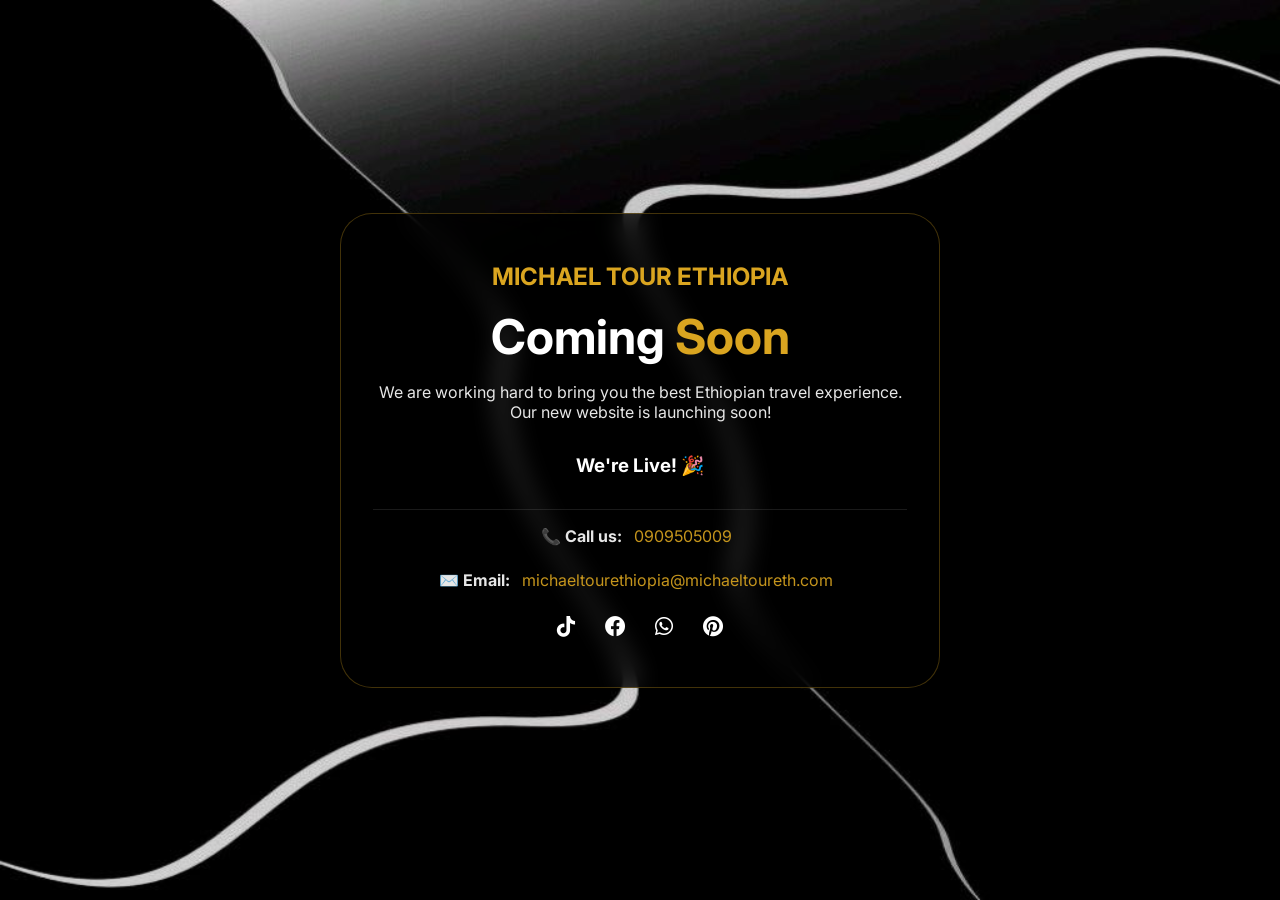
<file: coming-soon.html>
<!DOCTYPE html>
<html lang="en">
<head>
    <meta charset="UTF-8">
    <meta name="viewport" content="width=device-width, initial-scale=1.0">
    <title>Coming Soon | Michael Tour Ethiopia</title>
    <link href="https://fonts.googleapis.com/css2?family=Inter:wght@300;400;500;600;700;800&display=swap" rel="stylesheet">
    <style>
        * {
            margin: 0;
            padding: 0;
            box-sizing: border-box;
        }
        body {
            font-family: 'Inter', sans-serif;
            background: url('images/background.png') repeat center center fixed;
            background-size: cover;
            min-height: 100vh;
            display: flex;
            align-items: center;
            justify-content: center;
            color: white;
        }
        .coming-soon {
            background: rgba(0, 0, 0, 0.75);
            backdrop-filter: blur(12px);
            padding: 3rem 2rem;
            border-radius: 32px;
            text-align: center;
            max-width: 600px;
            margin: 2rem;
            border: 1px solid rgba(218, 165, 32, 0.3);
            animation: fadeIn 1s ease;
        }
        @keyframes fadeIn {
            from { opacity: 0; transform: translateY(20px); }
            to { opacity: 1; transform: translateY(0); }
        }
        .logo {
            font-size: 1.5rem;
            font-weight: 700;
            margin-bottom: 1rem;
            color: #DAA520;
        }
        h1 {
            font-size: 3rem;
            margin-bottom: 1rem;
        }
        h1 span {
            color: #DAA520;
        }
        p {
            font-size: 1rem;
            margin-bottom: 1.5rem;
            opacity: 0.9;
        }
        .countdown {
            display: flex;
            justify-content: center;
            gap: 1.5rem;
            margin: 2rem 0;
            flex-wrap: wrap;
        }
        .countdown-box {
            background: rgba(218, 165, 32, 0.1);
            padding: 1rem;
            border-radius: 16px;
            min-width: 80px;
            border: 1px solid rgba(218, 165, 32, 0.3);
        }
        .countdown-number {
            font-size: 2rem;
            font-weight: 800;
            color: #DAA520;
        }
        .countdown-label {
            font-size: 0.7rem;
            text-transform: uppercase;
        }
        .contact {
            margin-top: 2rem;
            padding-top: 1rem;
            border-top: 1px solid rgba(255,255,255,0.1);
        }
        .contact a {
            color: #DAA520;
            text-decoration: none;
            margin: 0 0.5rem;
        }
        .social {
            margin-top: 1rem;
        }
        .social a {
            color: white;
            margin: 0 0.8rem;
            font-size: 1.3rem;
            transition: 0.3s;
        }
        .social a:hover {
            color: #DAA520;
        }
        @media (max-width: 768px) {
            h1 { font-size: 2rem; }
            .countdown-box { min-width: 60px; padding: 0.5rem; }
            .countdown-number { font-size: 1.3rem; }
        }
    </style>
</head>
<body>
    <div class="coming-soon">
        <div class="logo">MICHAEL TOUR <span>ETHIOPIA</span></div>
        <h1>Coming <span>Soon</span></h1>
        <p>We are working hard to bring you the best Ethiopian travel experience. Our new website is launching soon!</p>
        
        <div class="countdown">
            <div class="countdown-box">
                <div class="countdown-number" id="days">00</div>
                <div class="countdown-label">Days</div>
            </div>
            <div class="countdown-box">
                <div class="countdown-number" id="hours">00</div>
                <div class="countdown-label">Hours</div>
            </div>
            <div class="countdown-box">
                <div class="countdown-number" id="minutes">00</div>
                <div class="countdown-label">Minutes</div>
            </div>
            <div class="countdown-box">
                <div class="countdown-number" id="seconds">00</div>
                <div class="countdown-label">Seconds</div>
            </div>
        </div>
        
        <div class="contact">
            <p>📞 <strong>Call us:</strong> <a href="tel:0909505009">0909505009</a></p>
            <p>✉️ <strong>Email:</strong> <a href="mailto:michaeltourethiopia@michaeltoureth.com">michaeltourethiopia@michaeltoureth.com</a></p>
        </div>
        
        <div class="social">
            <a href="https://www.tiktok.com/@michaeltourandcarrent" target="_blank"><i class="fab fa-tiktok"></i></a>
            <a href="https://www.facebook.com/share/1CQZ8hjxj2/" target="_blank"><i class="fab fa-facebook"></i></a>
            <a href="https://wa.me/251909505009" target="_blank"><i class="fab fa-whatsapp"></i></a>
            <a href="https://pin.it/69FvUYRRa" target="_blank"><i class="fab fa-pinterest"></i></a>
        </div>
    </div>
    
    <link rel="stylesheet" href="https://cdnjs.cloudflare.com/ajax/libs/font-awesome/6.0.0-beta3/css/all.min.css">
    
    <script>
        // Set your launch date (edit this!)
        const launchDate = new Date("June 15, 2026 00:00:00").getTime();
        
        function updateCountdown() {
            const now = new Date().getTime();
            const distance = launchDate - now;
            
            const days = Math.floor(distance / (1000 * 60 * 60 * 24));
            const hours = Math.floor((distance % (1000 * 60 * 60 * 24)) / (1000 * 60 * 60));
            const minutes = Math.floor((distance % (1000 * 60 * 60)) / (1000 * 60));
            const seconds = Math.floor((distance % (1000 * 60)) / 1000);
            
            document.getElementById("days").innerHTML = String(days).padStart(2, '0');
            document.getElementById("hours").innerHTML = String(hours).padStart(2, '0');
            document.getElementById("minutes").innerHTML = String(minutes).padStart(2, '0');
            document.getElementById("seconds").innerHTML = String(seconds).padStart(2, '0');
            
            if (distance < 0) {
                clearInterval(countdown);
                document.querySelector(".countdown").innerHTML = "<h3>We're Live! 🎉</h3>";
            }
        }
        
        const countdown = setInterval(updateCountdown, 1000);
        updateCountdown();
    </script>
</body>
</html>
</file>
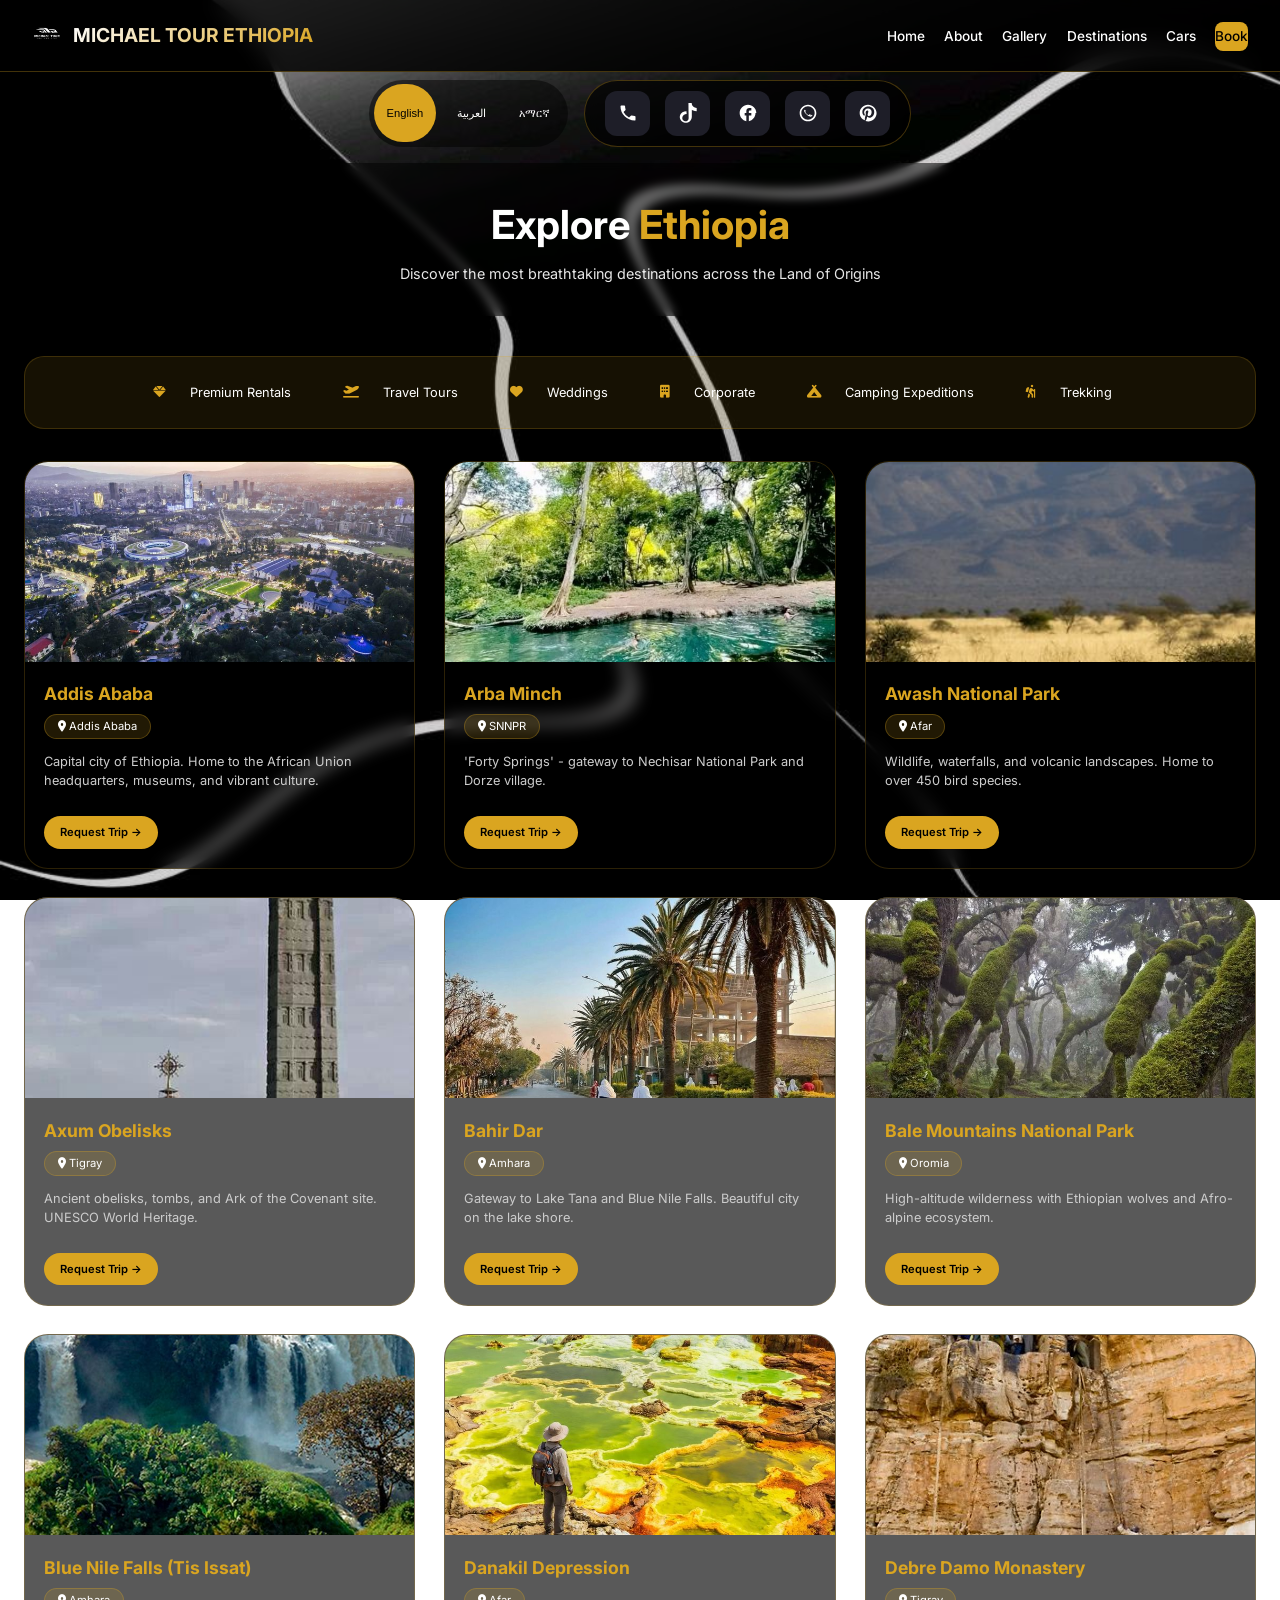
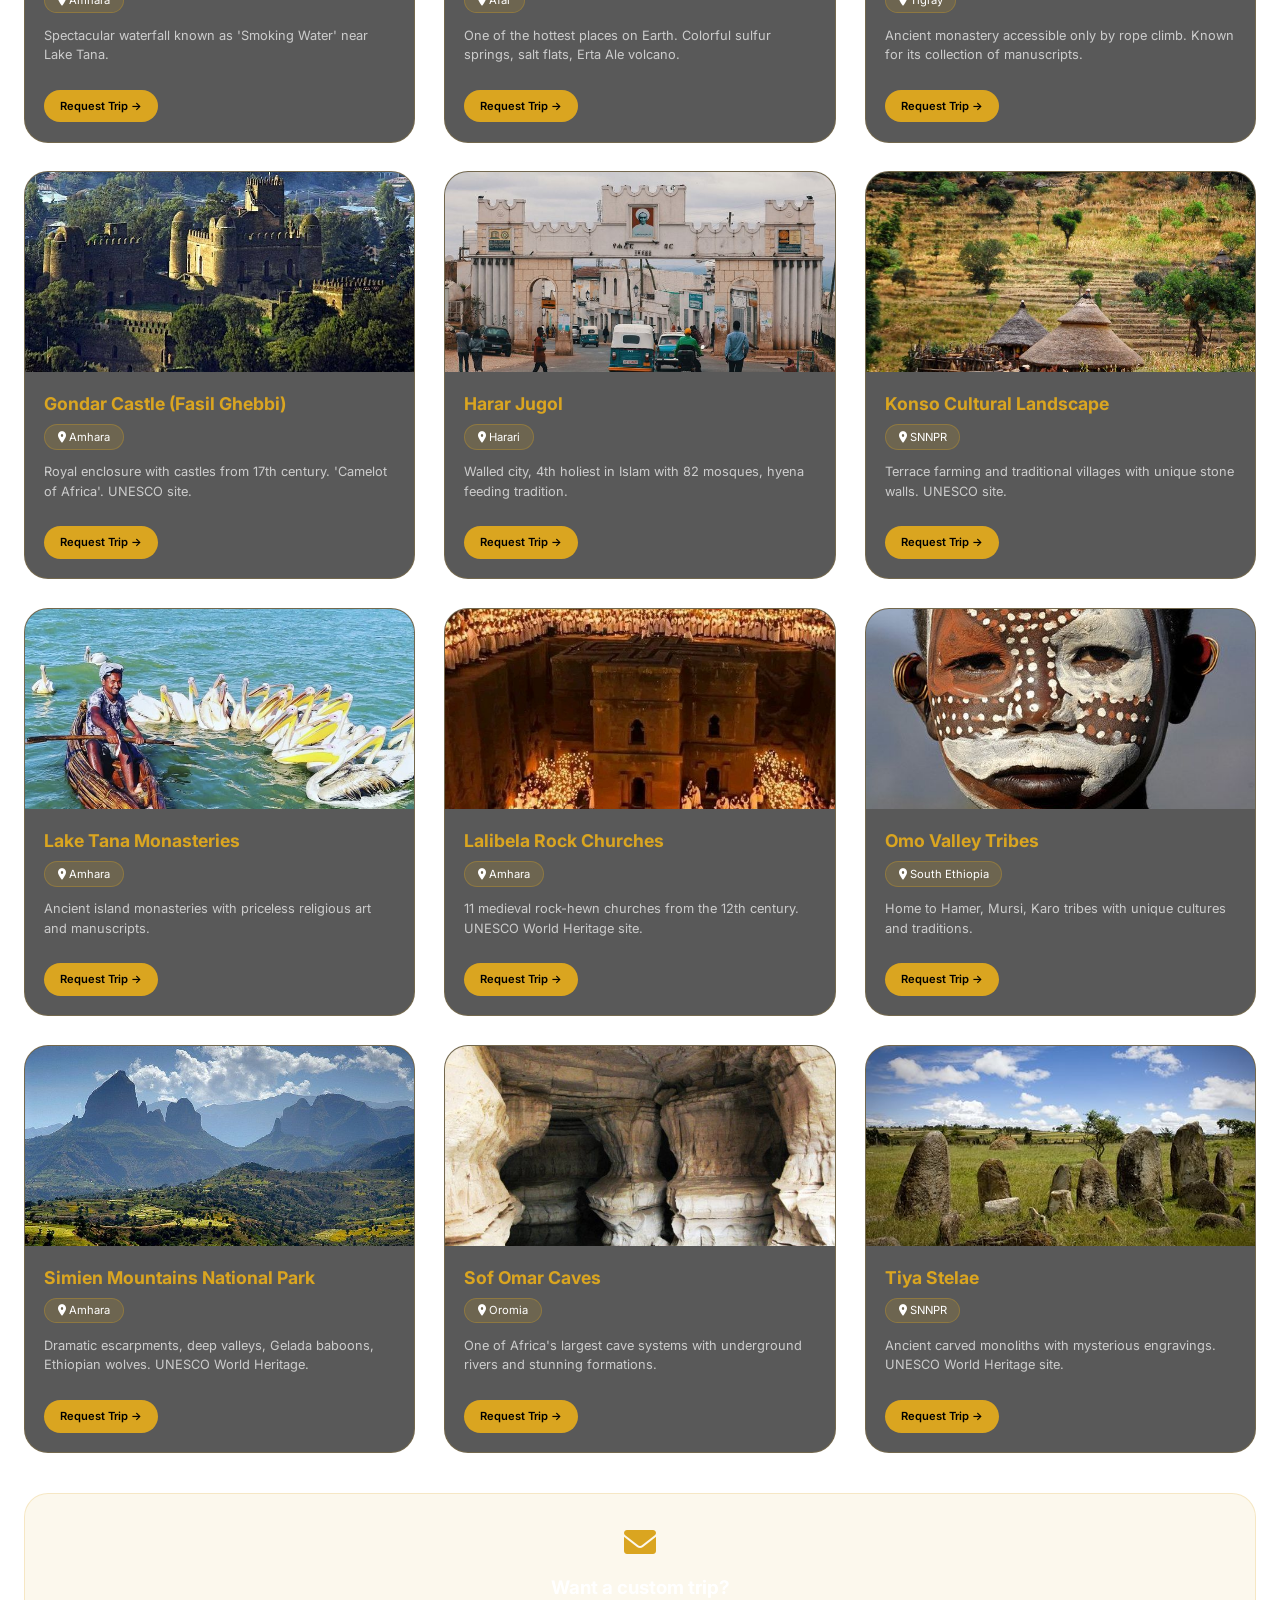
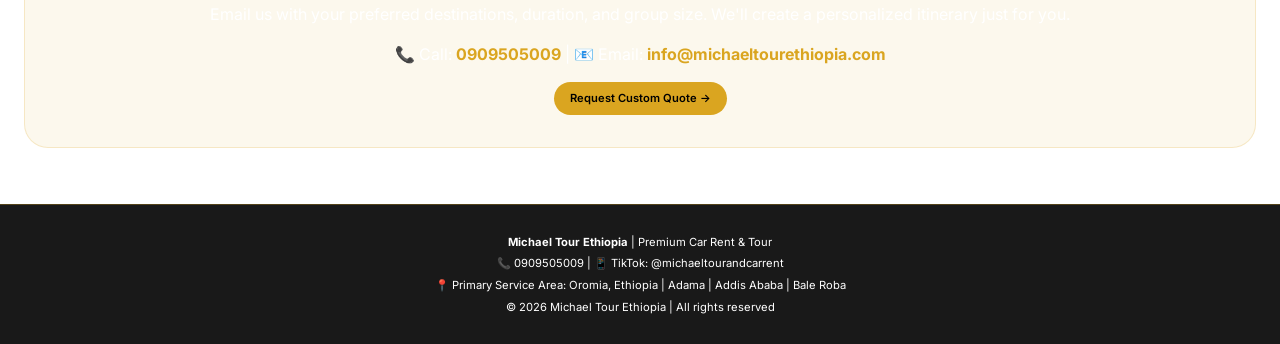
<file: tours.html>
<!DOCTYPE html>
<html lang="en">
<head>
    <meta charset="UTF-8">
    <meta name="viewport" content="width=device-width, initial-scale=1.0, viewport-fit=cover">
    <title>Destinations | Michael Tour Ethiopia</title>
    <link href="https://fonts.googleapis.com/css2?family=Inter:opsz,wght@14..32,300;14..32,400;14..32,500;14..32,600;14..32,700;14..32,800&display=swap" rel="stylesheet">
    <link rel="stylesheet" href="https://cdnjs.cloudflare.com/ajax/libs/font-awesome/6.0.0-beta3/css/all.min.css">
    <style>
        * { margin: 0; padding: 0; box-sizing: border-box; }
        body {
            font-family: 'Inter', sans-serif;
            background: url('images/background.png') repeat center center fixed;
            background-size: cover;
            color: #ffffff;
            line-height: 1.5;
        }
        [dir="rtl"] { direction: rtl; text-align: right; }
        [dir="ltr"] { direction: ltr; text-align: left; }

        ::-webkit-scrollbar { width: 6px; }
        ::-webkit-scrollbar-track { background: #1a1a1a; }
        ::-webkit-scrollbar-thumb { background: #DAA520; border-radius: 3px; }

        nav {
            background: rgba(0, 0, 0, 0.85);
            backdrop-filter: blur(12px);
            position: sticky;
            top: 0;
            z-index: 1000;
            padding: 0.8rem 2rem;
            border-bottom: 1px solid rgba(218, 165, 32, 0.3);
        }
        .nav-container {
            max-width: 1400px;
            margin: 0 auto;
            display: flex;
            justify-content: space-between;
            align-items: center;
            flex-wrap: wrap;
            gap: 1rem;
        }
        .logo { display: flex; align-items: center; gap: 10px; }
        .logo img { height: 45px; width: auto; }
        .logo h1 { font-size: 1.2rem; font-weight: 700; background: linear-gradient(135deg, #ffffff, #DAA520); -webkit-background-clip: text; background-clip: text; color: transparent; }
        .nav-links { display: flex; gap: 1.2rem; list-style: none; flex-wrap: wrap; }
        .nav-links a { text-decoration: none; color: white; font-size: 0.85rem; font-weight: 500; padding: 0.4rem 0; transition: 0.3s; position: relative; }
        .nav-links a::after { content: ''; position: absolute; bottom: 0; left: 0; width: 0; height: 2px; background: #DAA520; transition: 0.3s; }
        .nav-links a:hover::after { width: 100%; }
        .nav-links a:hover { color: #DAA520; }
        .book-btn { background: #DAA520; color: black !important; padding: 0.5rem 1.2rem; border-radius: 8px; }
        .book-btn::after { display: none; }

        .lang-switcher {
            display: flex;
            gap: 0.5rem;
            background: rgba(0, 0, 0, 0.5);
            padding: 0.3rem;
            border-radius: 40px;
        }
        .lang-btn {
            background: transparent;
            border: none;
            color: white;
            padding: 0.3rem 0.8rem;
            border-radius: 30px;
            cursor: pointer;
            font-size: 0.7rem;
            font-weight: 500;
            transition: 0.3s;
        }
        .lang-btn.active { background: #DAA520; color: black; }
        .lang-btn:hover:not(.active) { background: rgba(218, 165, 32, 0.3); }

        .social-wrapper { display: flex; justify-content: center; margin: 0.5rem 1rem; flex-wrap: wrap; gap: 1rem; }
        .social-card {
            width: fit-content;
            background-color: rgba(0, 0, 0, 0.7);
            backdrop-filter: blur(8px);
            display: flex;
            align-items: center;
            justify-content: center;
            padding: 10px 20px;
            gap: 15px;
            border: 1px solid rgba(218, 165, 32, 0.3);
            border-radius: 50px;
        }
        .socialContainer {
            width: 45px;
            height: 45px;
            border-radius: 12px;
            background-color: rgb(30, 30, 40);
            display: flex;
            align-items: center;
            justify-content: center;
            transition-duration: 0.3s;
            cursor: pointer;
            text-decoration: none;
        }
        .containerPhone:hover { background-color: #34B7F1; }
        .containerTikTok:hover { background-color: #25f4ee; }
        .containerFacebook:hover { background-color: #1877f2; }
        .containerWhatsApp:hover { background-color: #25D366; }
        .containerPinterest:hover { background-color: #E60023; }
        .socialContainer:active { transform: scale(0.9); }
        .socialSvg { width: 20px; height: 20px; }
        .socialSvg path { fill: rgb(255, 255, 255); }
        .socialContainer:hover .socialSvg { animation: slide-in-top 0.3s both; }
        @keyframes slide-in-top { 0% { transform: translateY(-30px); opacity: 0; } 100% { transform: translateY(0); opacity: 1; } }

        .page-header { text-align: center; padding: 2rem 1rem; background: rgba(0, 0, 0, 0.5); margin: 1rem; border-radius: 24px; backdrop-filter: blur(5px); }
        .page-header h1 { font-size: 2.5rem; margin-bottom: 0.5rem; }
        .page-header h1 span { color: #DAA520; }
        .page-header p { font-size: 0.9rem; opacity: 0.9; max-width: 700px; margin: 0 auto; }

        .container { max-width: 1400px; margin: 0 auto; padding: 1.5rem; }

        .services-banner {
            background: rgba(218, 165, 32, 0.1);
            padding: 1rem;
            margin-bottom: 2rem;
            border-radius: 20px;
            text-align: center;
            border: 1px solid rgba(218, 165, 32, 0.2);
        }
        .services-banner span {
            display: inline-flex;
            align-items: center;
            gap: 8px;
            margin: 0.3rem 1rem;
            font-size: 0.8rem;
        }
        .services-banner i { color: #DAA520; }

        .destinations-grid {
            display: grid;
            grid-template-columns: repeat(auto-fill, minmax(320px, 1fr));
            gap: 1.8rem;
        }
        .destination-card {
            background: rgba(0, 0, 0, 0.65);
            backdrop-filter: blur(8px);
            border-radius: 24px;
            overflow: hidden;
            transition: 0.4s;
            border: 1px solid rgba(218, 165, 32, 0.2);
        }
        .destination-card:hover { transform: translateY(-8px); border-color: #DAA520; }
        .destination-image {
            width: 100%;
            height: 200px;
            background: #1a1a1a;
            display: flex;
            align-items: center;
            justify-content: center;
            overflow: hidden;
        }
        .destination-image img { width: 100%; height: 100%; object-fit: cover; transition: 0.4s; }
        .destination-card:hover .destination-image img { transform: scale(1.05); }
        .destination-info { padding: 1.2rem; }
        .destination-info h3 { font-size: 1.1rem; color: #DAA520; margin-bottom: 0.3rem; }
        .destination-info p { font-size: 0.8rem; color: #ccc; line-height: 1.5; margin-bottom: 0.8rem; }
        .region-tag {
            display: inline-block;
            background: rgba(218, 165, 32, 0.15);
            padding: 0.2rem 0.8rem;
            border-radius: 20px;
            font-size: 0.7rem;
            border: 1px solid rgba(218, 165, 32, 0.3);
        }
        .btn-sm {
            display: inline-block;
            background: #DAA520;
            color: black;
            padding: 0.5rem 1rem;
            border-radius: 30px;
            text-decoration: none;
            font-size: 0.7rem;
            font-weight: 600;
            margin-top: 0.8rem;
            transition: 0.3s;
        }
        .btn-sm:hover { background: #FFD700; transform: translateY(-2px); }

        .custom-note {
            background: rgba(218, 165, 32, 0.08);
            border-radius: 24px;
            padding: 2rem;
            text-align: center;
            margin-top: 2.5rem;
            border: 1px solid rgba(218, 165, 32, 0.2);
        }
        .custom-note i { font-size: 2rem; color: #DAA520; margin-bottom: 1rem; }

        .footer { background: rgba(0, 0, 0, 0.9); text-align: center; padding: 1.5rem; margin-top: 2rem; border-top: 1px solid rgba(218, 165, 32, 0.3); }
        .footer p { font-size: 0.7rem; margin: 0.3rem 0; }

        @media (max-width: 768px) {
            .nav-container { flex-direction: column; text-align: center; }
            .page-header h1 { font-size: 1.8rem; }
            .container { padding: 1rem; }
            .destinations-grid { grid-template-columns: 1fr; gap: 1.2rem; }
            .services-banner span { display: inline-block; margin: 0.3rem 0.5rem; }
            .social-card { padding: 8px 15px; gap: 10px; }
            .socialContainer { width: 38px; height: 38px; }
        }
    </style>
</head>
<body>

<nav>
    <div class="nav-container">
        <div class="logo">
            <img src="images/logo.png" alt="Logo" onerror="this.style.display='none'">
            <h1>MICHAEL TOUR <span>ETHIOPIA</span></h1>
        </div>
        <ul class="nav-links">
            <li><a href="index.html" data-en="Home" data-ar="الرئيسية" data-am="ዋና ገጽ">Home</a></li>
            <li><a href="about.html" data-en="About" data-ar="عن" data-am="ስለ">About</a></li>
            <li><a href="gallery.html" data-en="Gallery" data-ar="معرض" data-am="ማዕከለ ስዕላት">Gallery</a></li>
            <li><a href="tours.html" data-en="Destinations" data-ar="وجهات" data-am="መዳረሻዎች">Destinations</a></li>
            <li><a href="cars.html" data-en="Cars" data-ar="سيارات" data-am="መኪናዎች">Cars</a></li>
            <li><a href="booking.html" class="book-btn" data-en="Book" data-ar="احجز" data-am="አሁን ይመዝገቡ">Book</a></li>
        </ul>
    </div>
</nav>

<div class="social-wrapper">
    <div class="lang-switcher">
        <button class="lang-btn active" data-lang="en">English</button>
        <button class="lang-btn" data-lang="ar">العربية</button>
        <button class="lang-btn" data-lang="am">አማርኛ</button>
    </div>
    <div class="social-card">
        <a href="tel:0909505009" class="socialContainer containerPhone"><svg class="socialSvg" viewBox="0 0 24 24" fill="none"><path d="M6.62 10.79a15.05 15.05 0 006.59 6.59l2.2-2.2a1 1 0 011.01-.24 11.36 11.36 0 003.58.57 1 1 0 011 .99V20a1 1 0 01-1 1A17 17 0 013 4a1 1 0 011-1h3.5a1 1 0 01.99 1 11.36 11.36 0 00.57 3.58 1 1 0 01-.24 1.01l-2.2 2.2z"/></svg></a>
        <a href="https://www.tiktok.com/@michaeltourandcarrent" target="_blank" class="socialContainer containerTikTok"><svg class="socialSvg" viewBox="0 0 24 24" fill="none"><path d="M12.525.02c1.31-.02 2.61-.01 3.91-.02.08 1.53.63 3.09 1.75 4.17 1.12 1.11 2.7 1.62 4.24 1.79v4.03c-1.44-.05-2.89-.35-4.2-.97-.57-.26-1.1-.59-1.62-.93-.01 2.92.01 5.84-.02 8.76-.08 1.4-.54 2.79-1.35 3.99-1.09 1.62-2.86 2.7-4.8 2.95-1.1.14-2.21.03-3.27-.32-1.68-.56-3.13-1.79-4.05-3.29-.91-1.48-1.18-3.17-.77-4.82.43-1.73 1.54-3.25 3.05-4.24 1.38-.91 3.05-1.4 4.75-1.36.08 1.14.15 2.28.23 3.41-1.26.09-2.54.52-3.52 1.33-.98.81-1.6 1.94-1.72 3.17-.09.96.18 1.94.76 2.73.58.79 1.47 1.36 2.45 1.55.86.16 1.75.03 2.53-.4.74-.41 1.31-1.06 1.6-1.82.32-.84.37-1.74.26-2.62-.05-1.8-.05-3.6-.05-5.4-.04 0-.04 0-.04 0z"/></svg></a>
        <a href="https://www.facebook.com/share/1CQZ8hjxj2/" target="_blank" class="socialContainer containerFacebook"><svg class="socialSvg" viewBox="0 0 24 24" fill="none"><path d="M22 12c0-5.52-4.48-10-10-10S2 6.48 2 12c0 4.84 3.44 8.87 8 9.8V15H8v-3h2V9.5C10 7.57 11.57 6 13.5 6H16v3h-2c-.55 0-1 .45-1 1v2h3v3h-3v6.8c4.56-.93 8-4.96 8-9.8z"/></svg></a>
        <a href="https://wa.me/251909505009" target="_blank" class="socialContainer containerWhatsApp"><svg class="socialSvg" viewBox="0 0 24 24" fill="none"><path d="M16.75 13.96c.25.13.41.2.46.3.06.11.04.61-.21 1.18-.24.56-.99.99-1.51 1.03-.52.04-1.13-.07-2.34-.56-1.2-.49-2.6-1.74-3.65-2.87-1.05-1.13-1.9-2.47-2.08-3.23-.18-.76.05-1.15.17-1.32.13-.17.37-.36.47-.44.13-.1.26-.1.36-.02.1.08.67.9.89 1.21.07.11.11.23.04.37-.07.14-.14.25-.21.34-.07.09-.16.19-.23.29-.09.12-.19.26-.09.49.1.22.48.97.97 1.55.67.81 1.44 1.42 2.11 1.8.48.27.84.34.98.37.1.02.23-.02.31-.13.08-.11.45-.66.53-.86.08-.2.16-.15.27-.09.11.07.66.35.91.49.19.11.27.13.32.2.06.07.06.3-.03.74-.09.44-.47.78-.73.86-.26.08-.49.1-.49.1z M12 2C6.48 2 2 6.48 2 12s4.48 10 10 10 10-4.48 10-10S17.52 2 12 2zm0 18c-4.41 0-8-3.59-8-8s3.59-8 8-8 8 3.59 8 8-3.59 8-8 8z"/></svg></a>
        <a href="https://pin.it/69FvUYRRa" target="_blank" class="socialContainer containerPinterest"><svg class="socialSvg" viewBox="0 0 24 24" fill="none" xmlns="http://www.w3.org/2000/svg"><path d="M12 2C6.48 2 2 6.48 2 12c0 4.04 2.65 7.48 6.29 8.7-.09-.74-.17-1.88.04-2.69.18-.72 1.2-5.09 1.2-5.09s-.31-.62-.31-1.54c0-1.44.84-2.52 1.88-2.52.89 0 1.32.67 1.32 1.47 0 .9-.57 2.24-.87 3.48-.25 1.04.52 1.89 1.55 1.89 1.86 0 3.29-1.96 3.29-4.79 0-2.5-1.8-4.25-4.36-4.25-2.97 0-4.71 2.23-4.71 4.53 0 .9.35 1.86.78 2.38.09.1.1.2.07.31-.08.34-.27 1.09-.31 1.24-.05.19-.16.24-.37.14-1.39-.65-2.26-2.68-2.26-4.31 0-3.51 2.55-6.73 7.36-6.73 3.87 0 6.88 2.76 6.88 6.44 0 3.85-2.43 6.95-5.8 6.95-1.13 0-2.2-.59-2.56-1.28 0 0-.56 2.13-.69 2.65-.25.96-.93 1.93-1.5 2.58 1.09.34 2.23.52 3.39.52 5.52 0 10-4.48 10-10S17.52 2 12 2z"/></svg></a>
    </div>
</div>

<div class="page-header">
    <h1 id="pageTitle">Explore <span>Ethiopia</span></h1>
    <p id="pageSubtitle">Discover the most breathtaking destinations across the Land of Origins</p>
</div>

<div class="container">
    <div class="services-banner" id="servicesBanner">
        <span><i class="fas fa-gem"></i> <span data-en="Premium Rentals" data-ar="تأجير فاخر" data-am="ላቀ ኪራይ">Premium Rentals</span></span>
        <span><i class="fas fa-plane-departure"></i> <span data-en="Travel Tours" data-ar="جولات سياحية" data-am="የጉዞ ጉብኝቶች">Travel Tours</span></span>
        <span><i class="fas fa-heart"></i> <span data-en="Weddings" data-ar="حفلات الزفاف" data-am="ሰርግ">Weddings</span></span>
        <span><i class="fas fa-building"></i> <span data-en="Corporate" data-ar="الشركات" data-am="የኮርፖሬት">Corporate</span></span>
        <span><i class="fas fa-campground"></i> <span data-en="Camping Expeditions" data-ar="رحلات التخييم" data-am="የካምፕ ጉዞዎች">Camping Expeditions</span></span>
        <span><i class="fas fa-hiking"></i> <span data-en="Trekking" data-ar="المشي لمسافات طويلة" data-am="ተራራ መውጣት">Trekking</span></span>
    </div>

    <div class="destinations-grid" id="destinationsGrid"></div>

    <div class="custom-note" id="customNote">
        <i class="fas fa-envelope"></i>
        <h3 id="customTitle">Want a custom trip?</h3>
        <p id="customText">Email us with your preferred destinations, duration, and group size. We'll create a personalized itinerary just for you.</p>
        <p style="margin-top: 1rem;">📞 Call: <strong style="color: #DAA520;">0909505009</strong> | 📧 Email: <strong style="color: #DAA520;">info@michaeltourethiopia.com</strong></p>
        <a href="booking.html" class="btn-sm" id="customBtn" style="margin-top: 1rem; display: inline-block;">Request Custom Quote →</a>
    </div>
</div>

<footer class="footer">
    <p><strong>Michael Tour Ethiopia</strong> | <span id="footerText">Premium Car Rent & Tour</span></p>
    <p>📞 0909505009 | 📱 TikTok: @michaeltourandcarrent</p>
    <p>📍 <span id="locationText">Primary Service Area: Oromia, Ethiopia | Adama | Addis Ababa | Bale Roba</span></p>
    <p>© 2026 Michael Tour Ethiopia | <span id="rightsText">All rights reserved</span></p>
</footer>

<script>
    // ============================================================
    // ALL 18 DESTINATIONS WITH YOUR EXACT PNG FILENAMES
    // ============================================================
    const destinations = [
        { name: "Addis Ababa", name_ar: "أديس أبابا", name_am: "አዲስ አበባ", region: "Addis Ababa", region_ar: "أديس أبابا", region_am: "አዲስ አበባ", description: "Capital city of Ethiopia. Home to the African Union headquarters, museums, and vibrant culture.", description_ar: "عاصمة إثيوبيا. موطن مقر الاتحاد الأفريقي والمتاحف والثقافة النابضة بالحياة.", description_am: "የኢትዮጵያ ዋና ከተማ። የአፍሪካ ህብረት ዋና መሥሪያ ቤት፣ ሙዚየሞች እና ሕያው ባህል መኖሪያ።", image: "images/destinations/addis.png" },
        { name: "Arba Minch", name_ar: "أربا مينتش", name_am: "አርባ ምንጭ", region: "SNNPR", region_ar: "الأمم الجنوبية", region_am: "ደቡብ ብሔር ብሔረሰቦች", description: "'Forty Springs' - gateway to Nechisar National Park and Dorze village.", description_ar: "'أربعون نبعًا' - بوابة متنزه نيتشيسار الوطني وقرية دورزي.", description_am: "'አርባ ምንጭ' - ወደ ነጭሳር ብሔራዊ ፓርክ እና ዶርዜ መንደር በር።", image: "images/destinations/arba-minch.png" },
        { name: "Awash National Park", name_ar: "متنزه أواش الوطني", name_am: "አዋሽ ብሔራዊ ፓርክ", region: "Afar", region_ar: "عفار", region_am: "አፋር", description: "Wildlife, waterfalls, and volcanic landscapes. Home to over 450 bird species.", description_ar: "الحياة البرية والشلالات والمناظر الطبيعية البركانية. موطن لأكثر من 450 نوعًا من الطيور.", description_am: "የዱር እንስሳት፣ ፏፏቴዎች እና የእሳተ ገሞራ መልክዓ ምድሮች። ከ450 በላይ የአእዋፍ ዝርያዎች መኖሪያ።", image: "images/destinations/awash.png" },
        { name: "Axum Obelisks", name_ar: "مسلات أكسوم", name_am: "አክሱም ሐውልቶች", region: "Tigray", region_ar: "تيغراي", region_am: "ትግራይ", description: "Ancient obelisks, tombs, and Ark of the Covenant site. UNESCO World Heritage.", description_ar: "مسلات قديمة، مقابر، وموقع تابوت العهد. التراث العالمي لليونسكو.", description_am: "የጥንት ሐውልቶች፣ መቃብሮች እና የቃል ኪዳን ታቦት ቦታ። የዩኔስኮ ዓለም ቅርስ።", image: "images/destinations/Axum.png" },
        { name: "Bahir Dar", name_ar: "بحر دار", name_am: "ባሕር ዳር", region: "Amhara", region_ar: "أمهرة", region_am: "አማራ", description: "Gateway to Lake Tana and Blue Nile Falls. Beautiful city on the lake shore.", description_ar: "بوابة بحيرة تانا وشلالات النيل الأزرق. مدينة جميلة على شاطئ البحيرة.", description_am: "ለታና ሐይቅ እና ለትልቁ አባይ ፏፏቴ መግቢያ። በሐይቁ ዳርቻ ላይ የምትገኝ ቆንጆ ከተማ።", image: "images/destinations/bahir-dar.png" },
        { name: "Bale Mountains National Park", name_ar: "حديقة جبال بيل الوطنية", name_am: "ባሌ ተራሮች ብሔራዊ ፓርክ", region: "Oromia", region_ar: "أوروميا", region_am: "ኦሮሚያ", description: "High-altitude wilderness with Ethiopian wolves and Afro-alpine ecosystem.", description_ar: "برية عالية الارتفاع بها ذئاب إثيوبية ونظام بيئي أفرو-ألبي.", description_am: "የኢትዮጵያ ተኩላዎች እና የአፍሮ-አልፓይን ስነ-ምህዳር ያለው ከፍታ ያለው ምድረ በዳ።", image: "images/destinations/bale.png" },
        { name: "Blue Nile Falls (Tis Issat)", name_ar: "شلالات النيل الأزرق (تيس إيسات)", name_am: "ትልቁ አባይ ፏፏቴ (ጥስ እሳት)", region: "Amhara", region_ar: "أمهرة", region_am: "አማራ", description: "Spectacular waterfall known as 'Smoking Water' near Lake Tana.", description_ar: "شلال مذهل يعرف باسم 'الماء المدخن' بالقرب من بحيرة تانا.", description_am: "ከታና ሐይቅ አቅራቢያ 'የሚያጨስ ውሃ' በመባል የሚታወቀው አስደናቂው ፏፏቴ።", image: "images/destinations/blue-nile.png" },
        { name: "Danakil Depression", name_ar: "منخفض الدناكل", name_am: "ዳናኪል ዲፕሬሽን", region: "Afar", region_ar: "عفار", region_am: "አፋር", description: "One of the hottest places on Earth. Colorful sulfur springs, salt flats, Erta Ale volcano.", description_ar: "واحدة من أكثر الأماكن سخونة على وجه الأرض. ينابيع الكبريت الملونة، السهول الملحية، بركان إرتا ألي.", description_am: "በምድር ላይ በጣም ሞቃታማ ከሆኑ ቦታዎች አንዱ። ባለቀለም የድኝ ምንጮች፣ የጨው ሜዳዎች፣ ኤርታ አሌ እሳተ ገሞራ።", image: "images/destinations/Danakil.png" },
        { name: "Debre Damo Monastery", name_ar: "دير ديبري دامو", name_am: "ደብረ ዳሞ ገዳም", region: "Tigray", region_ar: "تيغراي", region_am: "ትግራይ", description: "Ancient monastery accessible only by rope climb. Known for its collection of manuscripts.", description_ar: "دير قديم لا يمكن الوصول إليه إلا عن طريق تسلق الحبال. تشتهر بمجموعة مخطوطاتها.", description_am: "በገመድ መውጣት ብቻ የሚገኝ ጥንታዊ ገዳም። በብራና ጽሑፎች ስብስብ ይታወቃል።", image: "images/destinations/debre-damo.png" },
        { name: "Gondar Castle (Fasil Ghebbi)", name_ar: "قلعة غوندار (فاسيل غيبي)", name_am: "ጎንደር ቤተ መንግሥት (ፋሲል ግቢ)", region: "Amhara", region_ar: "أمهرة", region_am: "አማራ", description: "Royal enclosure with castles from 17th century. 'Camelot of Africa'. UNESCO site.", description_ar: "مجمع ملكي مع قلاع من القرن السابع عشر. 'كاميلوت أفريقيا'. موقع اليونسكو.", description_am: "ከ17ኛው ክፍለ ዘመን ጀምሮ ቤተ መንግሥት ያለው ንጉሣዊ ቅጥር። 'የአፍሪካ ካሜሎት'። የዩኔስኮ ቦታ።", image: "images/destinations/Gondar.png" },
        { name: "Harar Jugol", name_ar: "هرر جوجول", name_am: "ሐረር ጁጎል", region: "Harari", region_ar: "هراري", region_am: "ሐረሪ", description: "Walled city, 4th holiest in Islam with 82 mosques, hyena feeding tradition.", description_ar: "مدينة مسورة، رابع أقدس مدينة في الإسلام وتضم 82 مسجدًا، تقليد إطعام الضباع.", description_am: "በቅጥር የተከበበች ከተማ፣ በእስልምና 4ኛዋ ቅድስት ከተማ 82 መስጊዶች አሏት፣ ጅቦችን የመመገብ ባህል።", image: "images/destinations/harar.png" },
        { name: "Konso Cultural Landscape", name_ar: "المشهد الثقافي كونسو", name_am: "ኮንሶ ባህላዊ መልክዓ ምድር", region: "SNNPR", region_ar: "الأمم الجنوبية", region_am: "ደቡብ ብሔር ብሔረሰቦች", description: "Terrace farming and traditional villages with unique stone walls. UNESCO site.", description_ar: "الزراعة المدرجات والقرى التقليدية ذات الجدران الحجرية الفريدة. موقع اليونسكو.", description_am: "በደረጃ የተደረደረ እርሻ እና ልዩ የድንጋይ ግድግዳ ያላቸው ባህላዊ መንደሮች። የዩኔስኮ ቦታ።", image: "images/destinations/konso.png" },
        { name: "Lake Tana Monasteries", name_ar: "أديرة بحيرة تانا", name_am: "ታና ሐይቅ ገዳማት", region: "Amhara", region_ar: "أمهرة", region_am: "አማራ", description: "Ancient island monasteries with priceless religious art and manuscripts.", description_ar: "أديرة جزيرة قديمة ذات فن ديني لا يقدر بثمن ومخطوطات.", description_am: "በዋጋ ሊተመን የማይችል ሃይማኖታዊ ጥበብ እና የብራና ጽሑፎች ያሉት ጥንታዊ የደሴት ገዳማት።", image: "images/destinations/lake-tana.png" },
        { name: "Lalibela Rock Churches", name_ar: "كنائس لاليبيلا الصخرية", name_am: "ላሊበላ ዓለት ቤተክርስቲያን", region: "Amhara", region_ar: "أمهرة", region_am: "አማራ", description: "11 medieval rock-hewn churches from the 12th century. UNESCO World Heritage site.", description_ar: "11 كنيسة منحوتة في الصخر من القرن الثاني عشر. موقع التراث العالمي لليونسكو.", description_am: "ከ12ኛው ክፍለ ዘመን ጀምሮ 11 በድንጋይ የተሰሩ ቤተክርስቲያናት። የዩኔስኮ ዓለም ቅርስ ቦታ።", image: "images/destinations/lalibela.png" },
        { name: "Omo Valley Tribes", name_ar: "قبائل وادي أومو", name_am: "ኦሞ ሸለቆ ጎሳዎች", region: "South Ethiopia", region_ar: "جنوب إثيوبيا", region_am: "ደቡብ ኢትዮጵያ", description: "Home to Hamer, Mursi, Karo tribes with unique cultures and traditions.", description_ar: "موطن قبائل هامر ومورسي وكارو ذات الثقافات والتقاليد الفريدة.", description_am: "የሃመር፣ ሙርሲ እና ካሮ ጎሳዎች መኖሪያ ከልዩ ባህሎች እና ወጎች ጋር።", image: "images/destinations/omo-valley.png" },
        { name: "Simien Mountains National Park", name_ar: "حديقة جبال سيمين الوطنية", name_am: "ስሜን ተራሮች ብሔራዊ ፓርክ", region: "Amhara", region_ar: "أمهرة", region_am: "አማራ", description: "Dramatic escarpments, deep valleys, Gelada baboons, Ethiopian wolves. UNESCO World Heritage.", description_ar: "منحدرات دراماتيكية، وديان عميقة، قردة الجيلادا، ذئاب إثيوبية. التراث العالمي لليونسكو.", description_am: "አስደናቂ ገደሎች፣ ጥልቅ ሸለቆዎች፣ ገላዳ ጦጣዎች፣ የኢትዮጵያ ተኩላዎች። የዩኔስኮ ዓለም ቅርስ።", image: "images/destinations/Simien.png" },
        { name: "Sof Omar Caves", name_ar: "كهوف صوف عمر", name_am: "ሶፍ ኦማር ዋሻዎች", region: "Oromia", region_ar: "أوروميا", region_am: "ኦሮሚያ", description: "One of Africa's largest cave systems with underground rivers and stunning formations.", description_ar: "واحدة من أكبر أنظمة الكهوف في أفريقيا ذات الأنهار الجوفية والتشكيلات المذهلة.", description_am: "የከርሰ ምድር ወንዞች እና አስደናቂ ቅርጾች ያሉት ከአፍሪካ ትላልቅ ዋሻ ስርዓቶች አንዱ።", image: "images/destinations/sof-omar.png" },
        { name: "Tiya Stelae", name_ar: "مسلات تيا", name_am: "ቲያ ሐውልቶች", region: "SNNPR", region_ar: "الأمم الجنوبية", region_am: "ደቡብ ብሔር ብሔረሰቦች", description: "Ancient carved monoliths with mysterious engravings. UNESCO World Heritage site.", description_ar: "أحجار ضخمة منحوتة قديمة بنقوش غامضة. موقع التراث العالمي لليونسكو.", description_am: "ምስጢራዊ ቅርጻ ቅርጾች ያሉት ጥንታዊ የተቀረጹ ሐውልቶች። የዩኔስኮ ዓለም ቅርስ ቦታ።", image: "images/destinations/tiya.png" }
    ];

    let currentLang = 'en';

    const translations = {
        en: {
            pageTitle: 'Explore <span>Ethiopia</span>',
            pageSubtitle: 'Discover the most breathtaking destinations across the Land of Origins',
            footerText: 'Premium Car Rent & Tour',
            locationText: 'Primary Service Area: Oromia, Ethiopia | Adama | Addis Ababa | Bale Roba',
            rightsText: 'All rights reserved',
            customTitle: 'Want a custom trip?',
            customText: 'Email us with your preferred destinations, duration, and group size. We\'ll create a personalized itinerary just for you.',
            customBtn: 'Request Custom Quote →'
        },
        ar: {
            pageTitle: 'استكشف <span>إثيوبيا</span>',
            pageSubtitle: 'اكتشف الوجهات الأكثر روعة في جميع أنحاء أرض الأصول',
            footerText: 'تأجير سيارات فاخر وجولات',
            locationText: 'منطقة الخدمة الرئيسية: أوروميا، إثيوبيا | أداما | أديس أبابا | بالي روبا',
            rightsText: 'جميع الحقوق محفوظة',
            customTitle: 'هل تريد رحلة مخصصة؟',
            customText: 'راسلنا عبر البريد الإلكتروني مع وجهاتك المفضلة والمدة وحجم المجموعة. سنقوم بإنشاء برنامج رحلة مخصص لك فقط.',
            customBtn: 'طلب عرض أسعار مخصص ←'
        },
        am: {
            pageTitle: 'ኢትዮጵያን <span>ያስሱ</span>',
            pageSubtitle: 'በመነሻ ምድር ውስጥ በጣም አስደናቂ መዳረሻዎችን ያግኙ',
            footerText: 'ፕሪሚየም የመኪና ኪራይ እና ጉብኝት',
            locationText: 'ዋና አገልግሎት አካባቢ: ኦሮሚያ፣ ኢትዮጵያ | አዳማ | አዲስ አበባ | ባሌ ሮባ',
            rightsText: 'መብቱ በህግ የተጠበቀ ነው',
            customTitle: 'ብጁ ጉዞ ይፈልጋሉ?',
            customText: 'ተመራጭ መዳረሻዎችዎን፣ የሚቆዩበትን ጊዜ እና የቡድን መጠን በኢሜይል ይላኩልን። ለእርስዎ ብቻ የተዘጋጀ የጉዞ መርሃ ግብር እንሰራለን።',
            customBtn: 'ብጁ ዋጋ ይጠይቁ →'
        }
    };

    function renderDestinations() {
        const grid = document.getElementById('destinationsGrid');
        if (!grid) return;
        
        grid.innerHTML = destinations.map(dest => `
            <div class="destination-card">
                <div class="destination-image">
                    <img src="${dest.image}" alt="${dest.name}" onerror="this.parentElement.innerHTML='<i class=\'fas fa-mountain\' style=\'font-size: 2rem; color: #DAA520;\'></i>'">
                </div>
                <div class="destination-info">
                    <h3>${currentLang === 'ar' ? dest.name_ar : currentLang === 'am' ? dest.name_am : dest.name}</h3>
                    <span class="region-tag"><i class="fas fa-map-marker-alt"></i> ${currentLang === 'ar' ? dest.region_ar : currentLang === 'am' ? dest.region_am : dest.region}</span>
                    <p style="margin-top: 0.8rem;">${currentLang === 'ar' ? dest.description_ar : currentLang === 'am' ? dest.description_am : dest.description}</p>
                    <a href="booking.html" class="btn-sm">${currentLang === 'ar' ? 'طلب رحلة →' : currentLang === 'am' ? 'ጉዞ ጠይቅ →' : 'Request Trip →'}</a>
                </div>
            </div>
        `).join('');
    }

    function updateLanguage(lang) {
        currentLang = lang;
        document.getElementById('pageTitle').innerHTML = translations[lang].pageTitle;
        document.getElementById('pageSubtitle').innerHTML = translations[lang].pageSubtitle;
        document.getElementById('footerText').innerHTML = translations[lang].footerText;
        document.getElementById('locationText').innerHTML = translations[lang].locationText;
        document.getElementById('rightsText').innerHTML = translations[lang].rightsText;
        document.getElementById('customTitle').innerHTML = translations[lang].customTitle;
        document.getElementById('customText').innerHTML = translations[lang].customText;
        document.getElementById('customBtn').innerHTML = translations[lang].customBtn;
        
        document.querySelectorAll('#servicesBanner span span').forEach(span => {
            const enText = span.getAttribute('data-en');
            const arText = span.getAttribute('data-ar');
            const amText = span.getAttribute('data-am');
            if (lang === 'ar' && arText) span.innerHTML = arText;
            else if (lang === 'am' && amText) span.innerHTML = amText;
            else if (enText) span.innerHTML = enText;
        });
        
        document.querySelectorAll('.nav-links a').forEach(link => {
            const arText = link.getAttribute('data-ar');
            const amText = link.getAttribute('data-am');
            const enText = link.getAttribute('data-en');
            if (lang === 'ar' && arText) link.textContent = arText;
            else if (lang === 'am' && amText) link.textContent = amText;
            else if (enText) link.textContent = enText;
        });
        
        if (lang === 'ar') document.body.setAttribute('dir', 'rtl');
        else document.body.setAttribute('dir', 'ltr');
        
        renderDestinations();
    }

    document.querySelectorAll('.lang-btn').forEach(btn => {
        btn.addEventListener('click', () => {
            document.querySelectorAll('.lang-btn').forEach(b => b.classList.remove('active'));
            btn.classList.add('active');
            updateLanguage(btn.getAttribute('data-lang'));
        });
    });

    renderDestinations();
</script>
</body>
</html>
</file>
